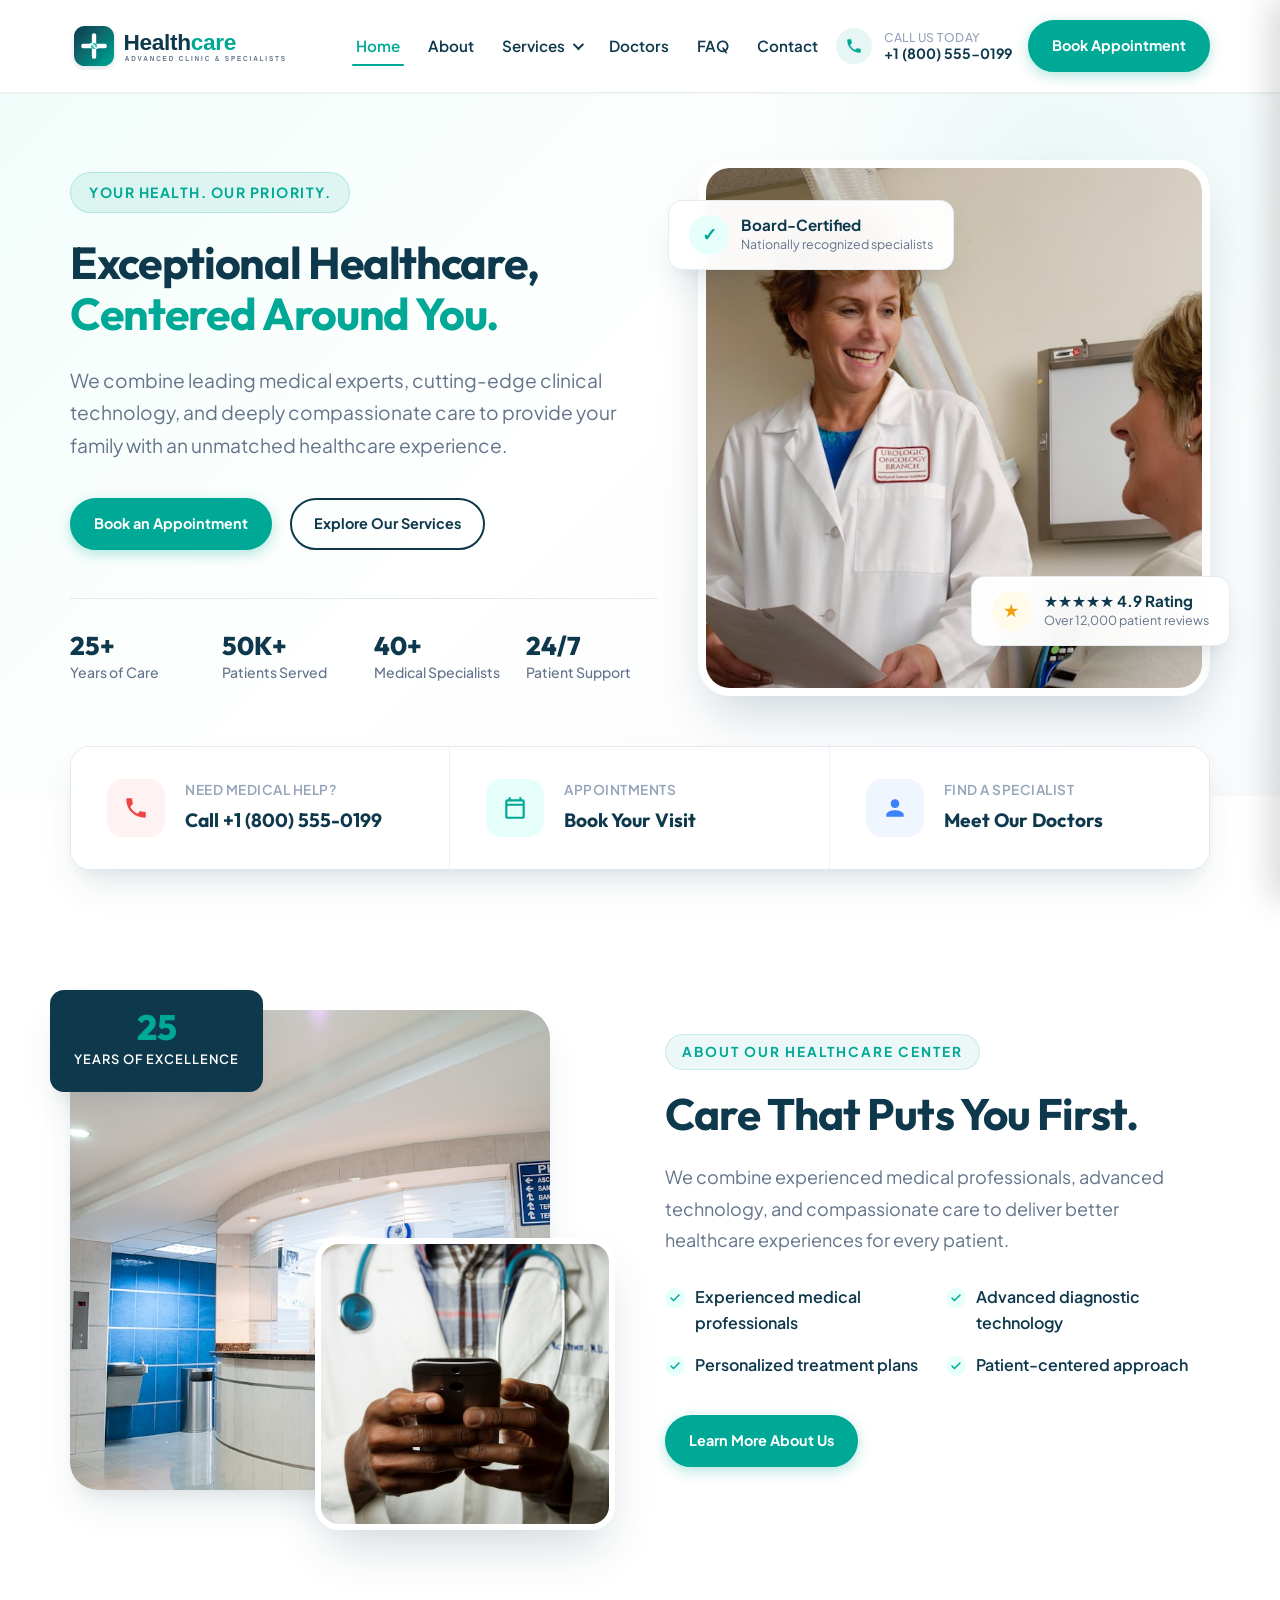
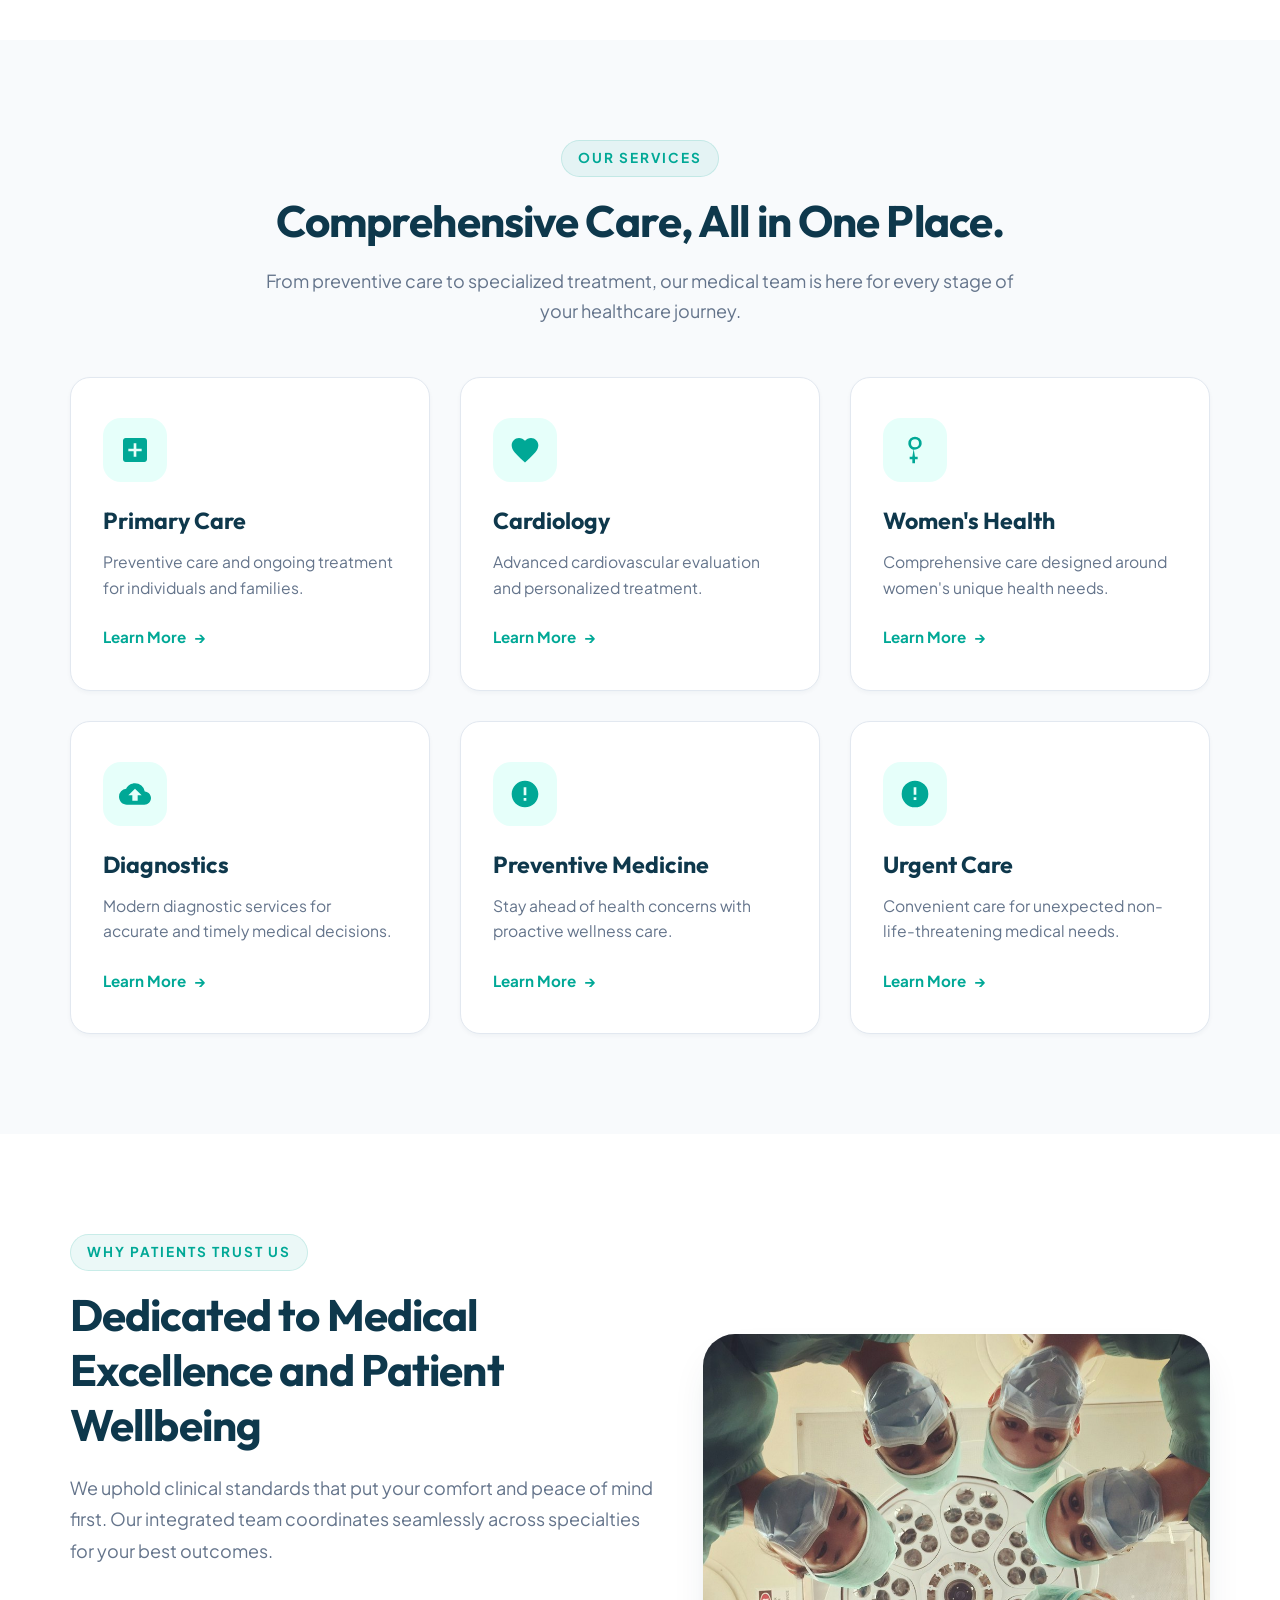
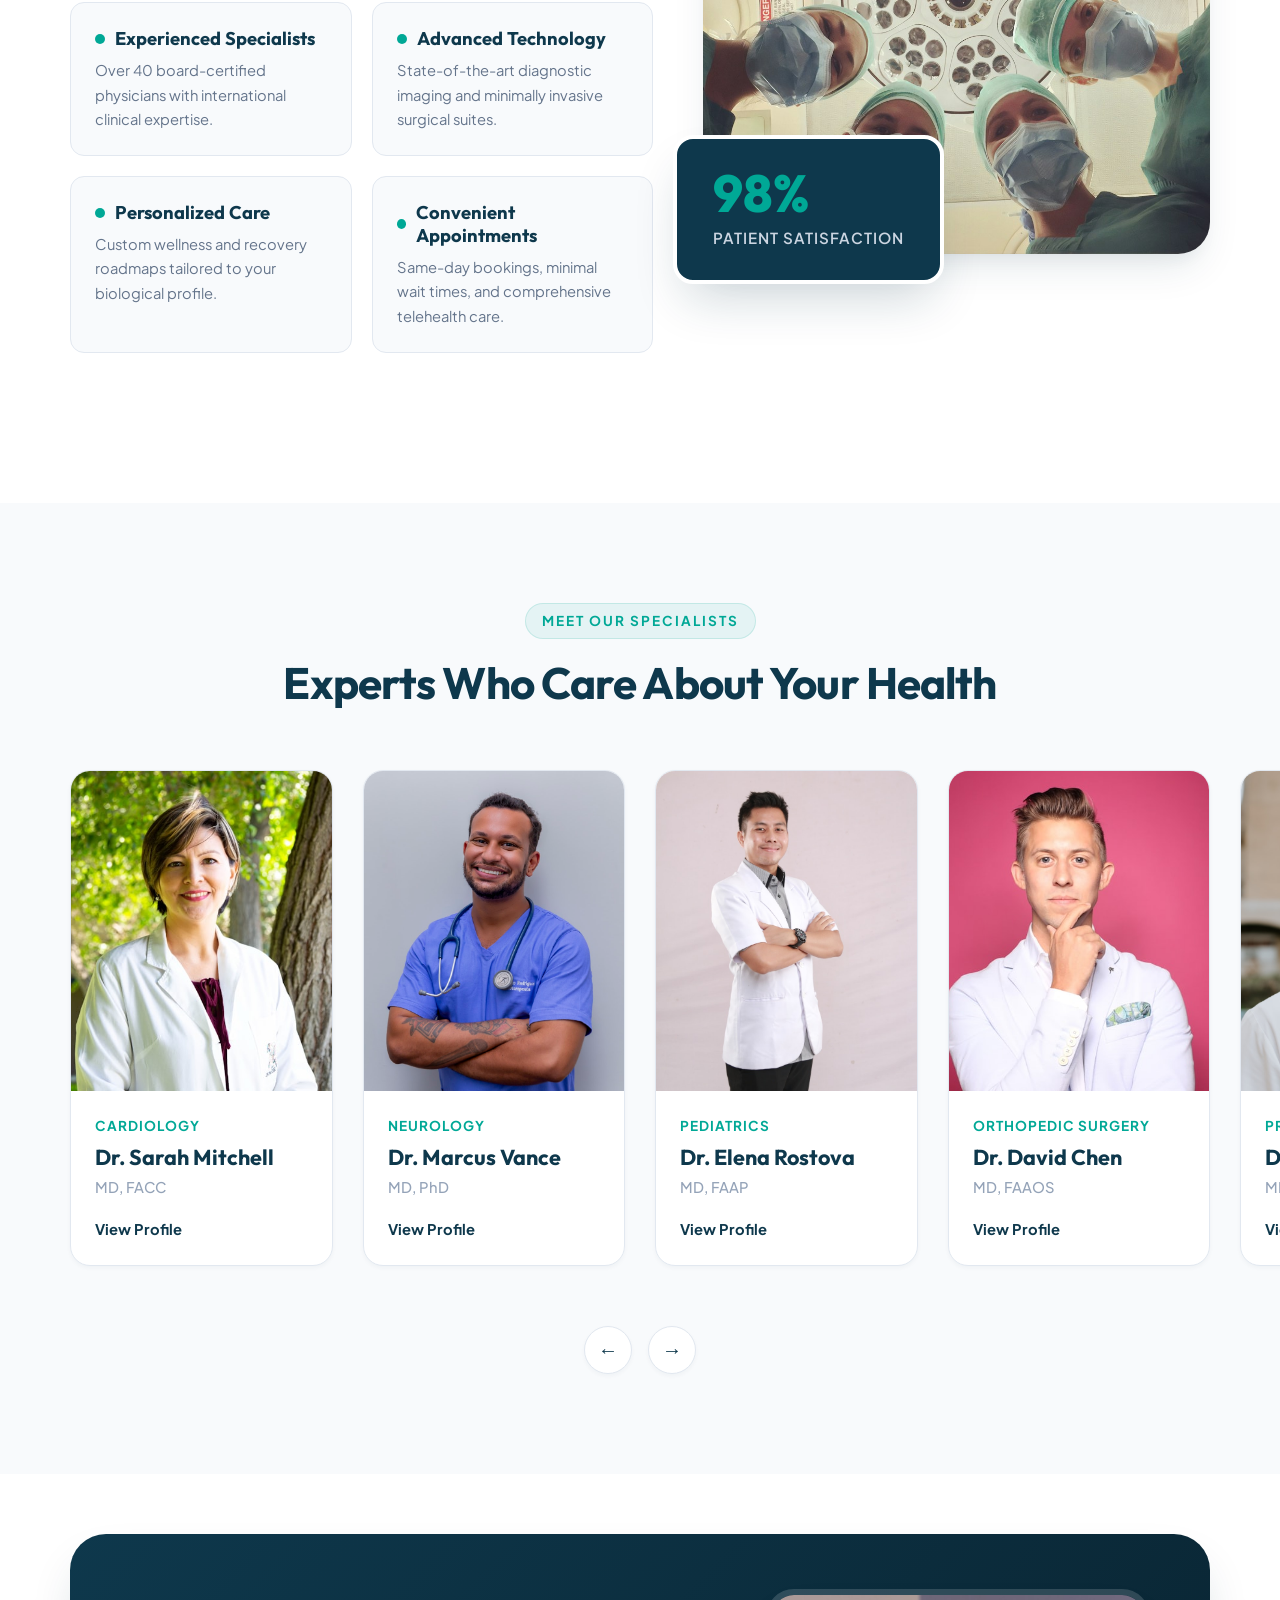
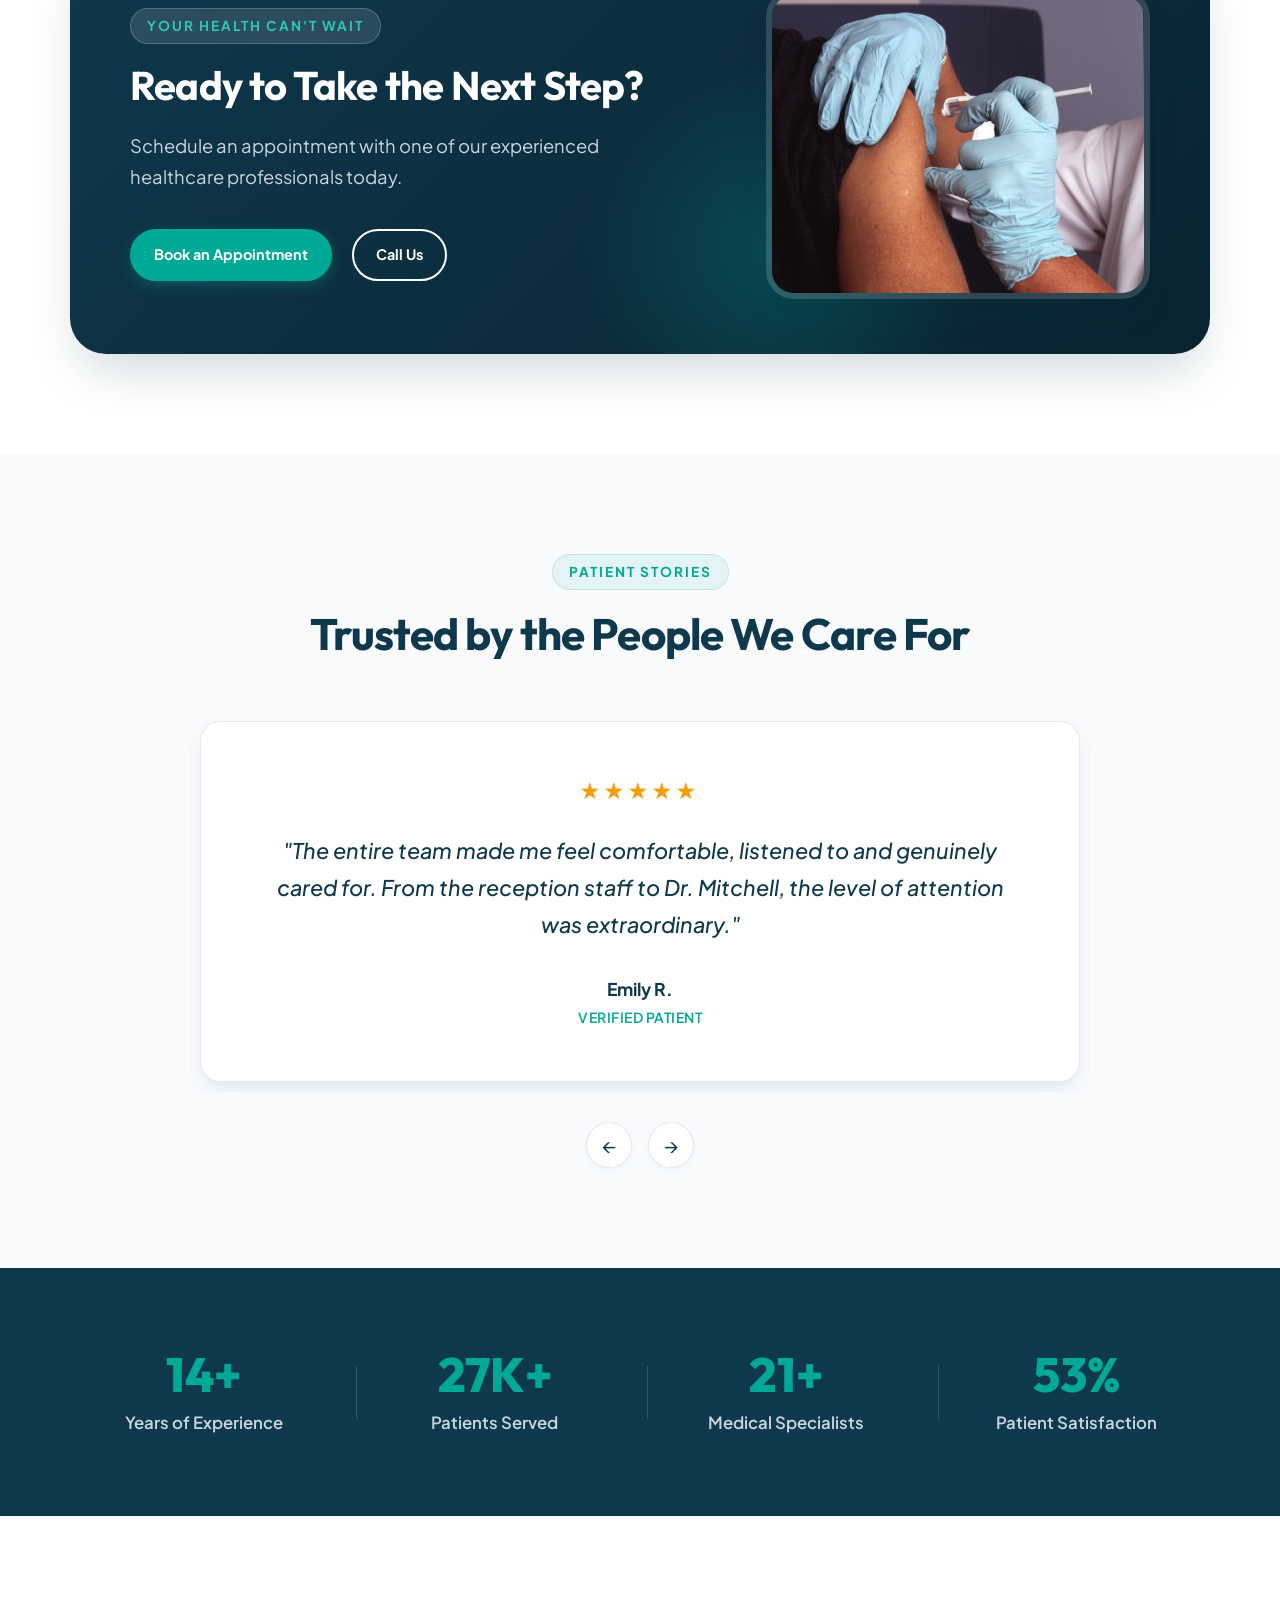
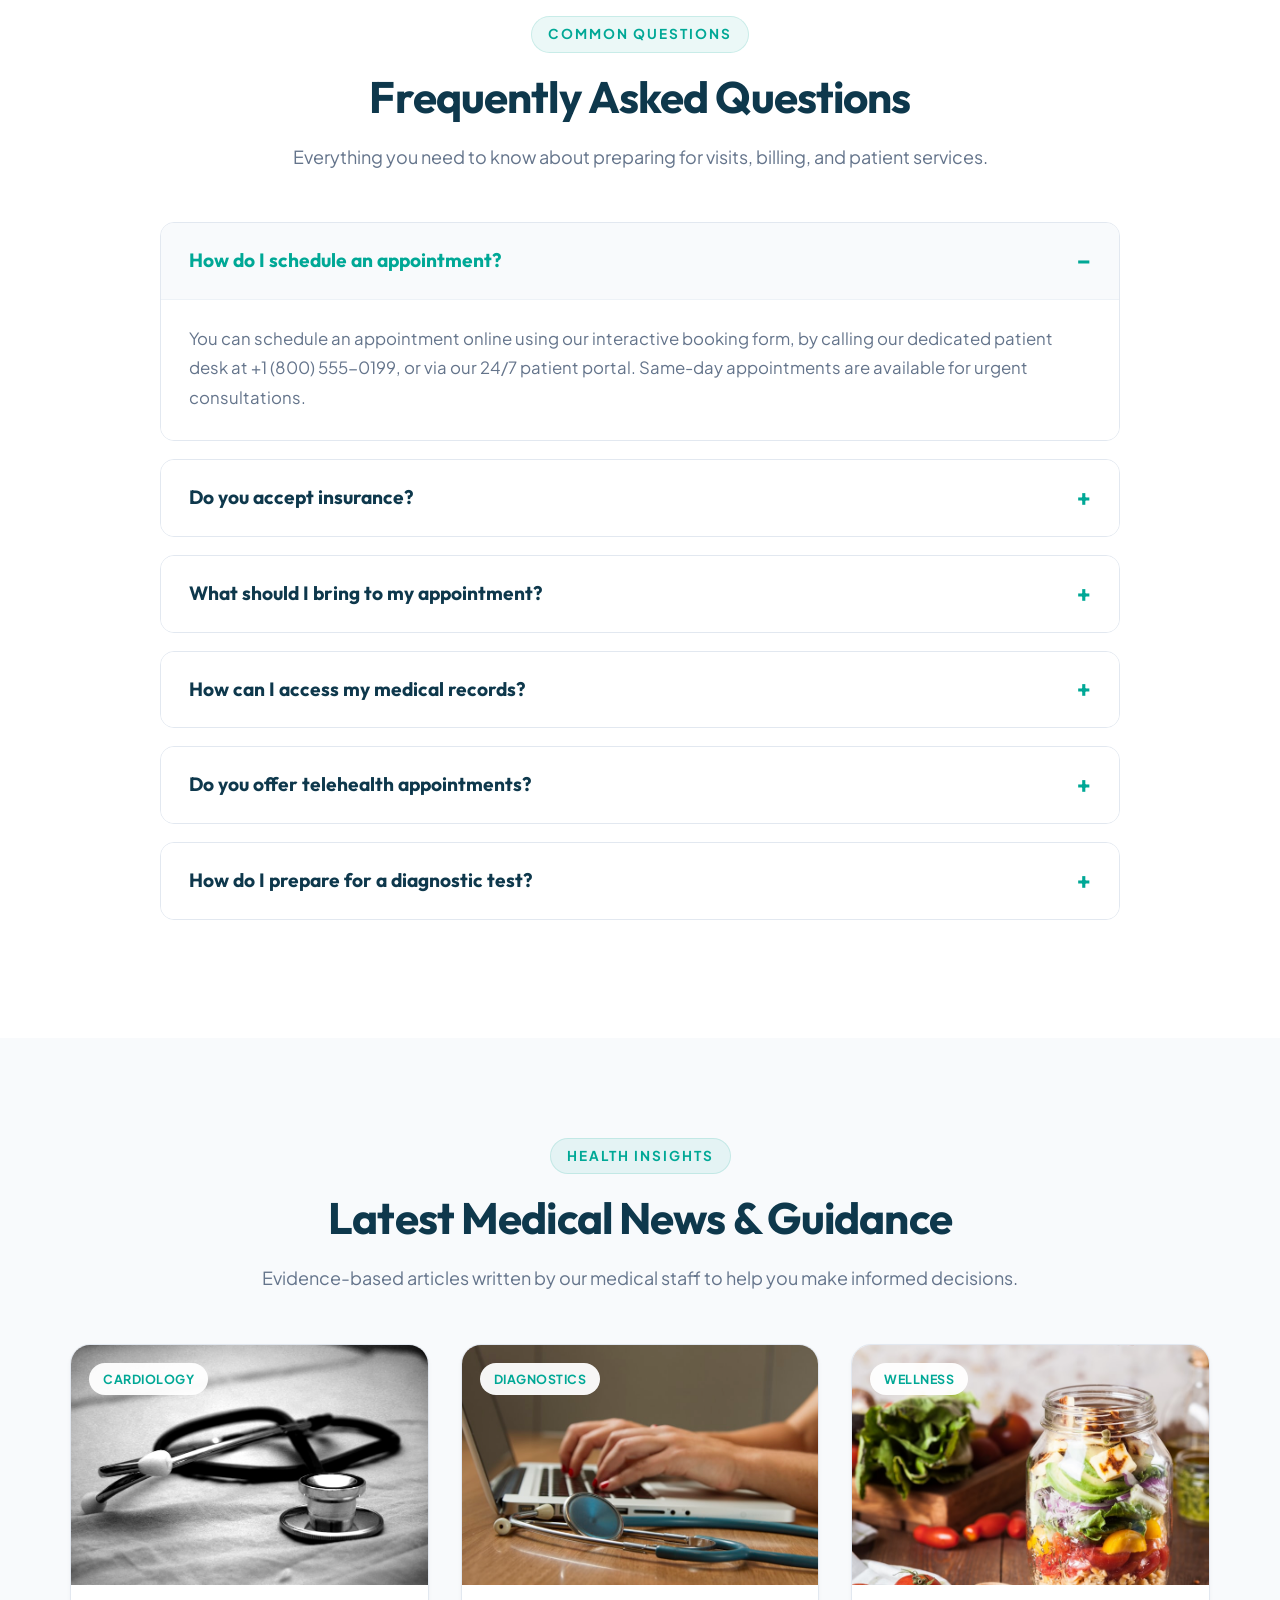
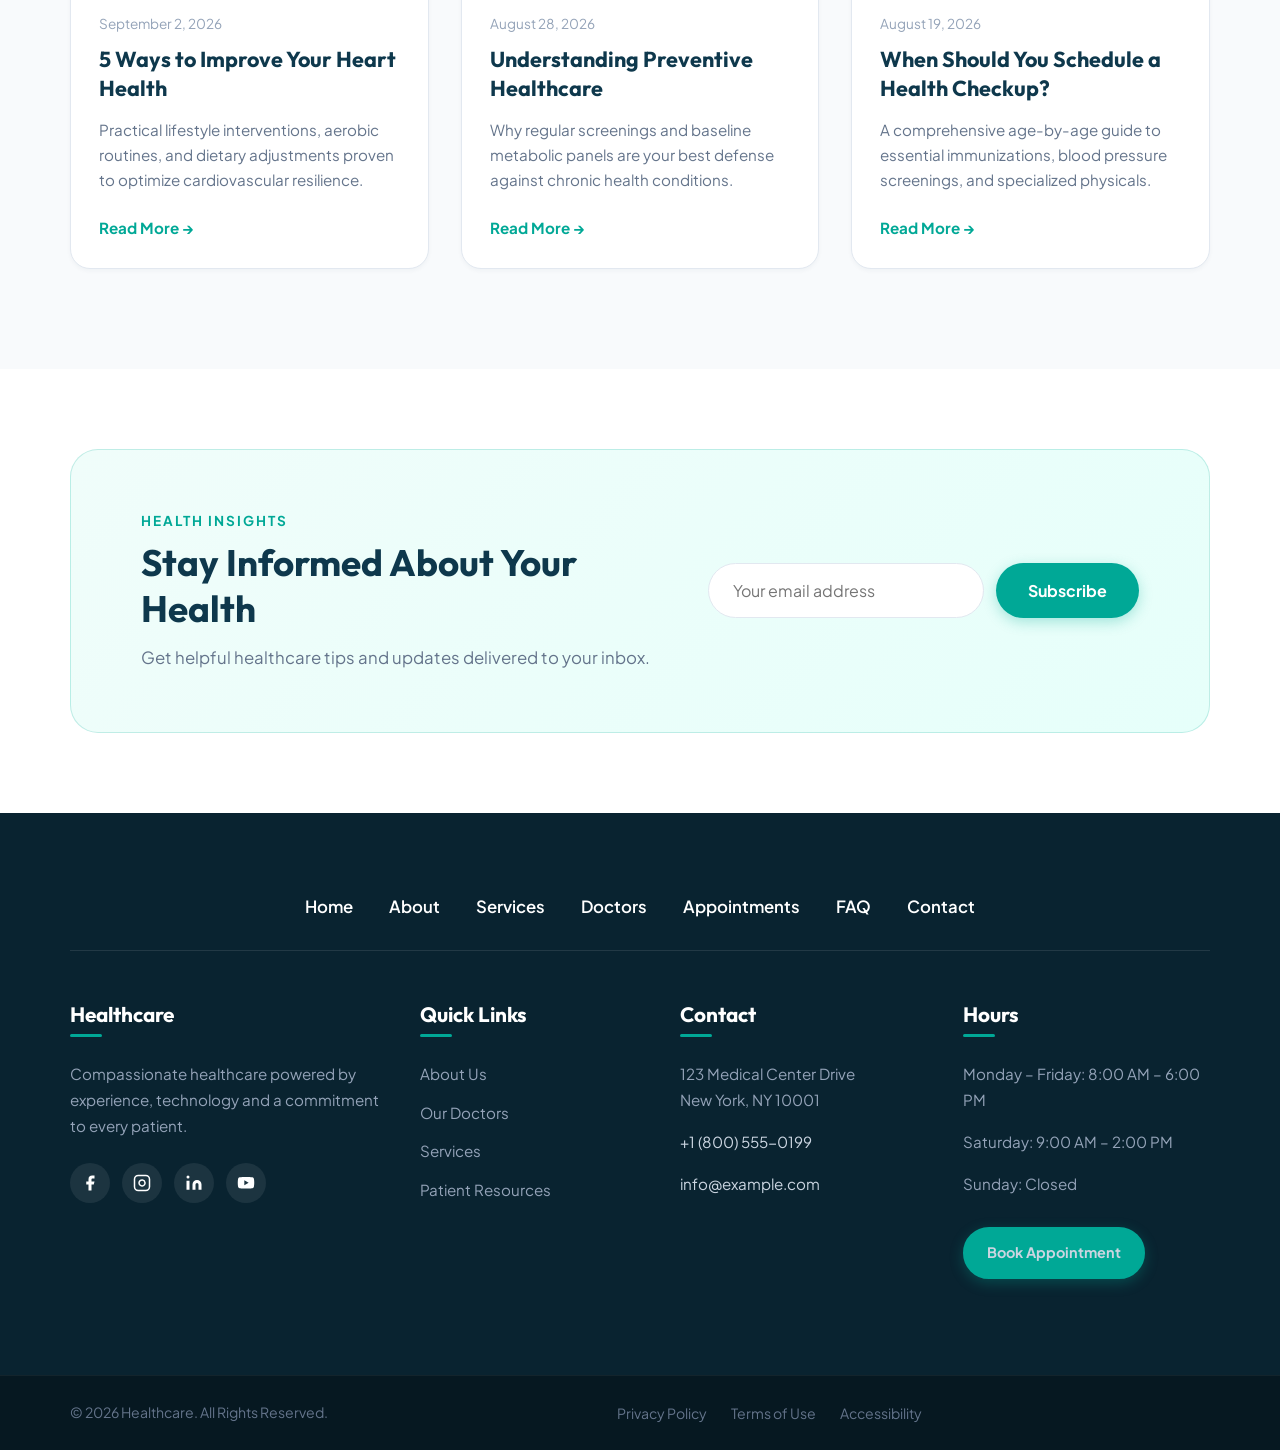
<file: index.html>
<!doctype html>
<html lang="en">
<head>
    <meta charset="UTF-8">
    <meta name="viewport" content="width=device-width, initial-scale=1.0">
    <title>Healthcare | Quality Care You Can Trust</title>
    <meta name="description" content="Compassionate, patient-centered healthcare powered by board-certified specialists, modern medical technology, and comprehensive clinical services.">
    <link rel="canonical" href="index.html">

    <!-- Swiper & Owl Carousel CSS -->
    <link rel="stylesheet" href="https://cdn.jsdelivr.net/npm/swiper@11/swiper-bundle.min.css">
    <link rel="stylesheet" href="https://cdnjs.cloudflare.com/ajax/libs/OwlCarousel2/2.3.4/assets/owl.carousel.min.css">
    <link rel="stylesheet" href="https://cdnjs.cloudflare.com/ajax/libs/OwlCarousel2/2.3.4/assets/owl.theme.default.min.css">

    <!-- Stylesheets -->
    <link rel="stylesheet" href="css/home-page.css">
    <link rel="stylesheet" href="css/home-responsive.css">

    <!-- jQuery -->
    <script src="https://code.jquery.com/jquery-3.7.1.min.js"></script>
</head>

<body>

<div class="wrapper fw">

    <!-- ==================== HEADER ==================== -->
    <div class="head-sec fw f-nav">
        <div class="logo-menu fw">
            <div class="container">
                <div class="logo-menu-container">
                    <div class="logo">
                        <a href="index.html">
                            <img src="images/logo.svg" width="403" height="72" alt="Healthcare">
                        </a>

                        <a class="tab-call" href="tel:+18005550199">
                            <span class="svg-icon">
                                <svg width="16" height="16" viewBox="0 0 24 24" fill="currentColor"><path d="M6.62 10.79a15.053 15.053 0 006.59 6.59l2.2-2.2a1 1 0 011.01-.24c1.12.37 2.33.57 3.58.57a1 1 0 011 1V20a1 1 0 01-1 1A17 17 0 013 4a1 1 0 011-1h3.5a1 1 0 011 1c0 1.25.2 2.46.57 3.58a1 1 0 01-.24 1.01l-2.2 2.2z"/></svg>
                            </span>
                            <span class="text">Call</span>
                        </a>

                        <button type="button" class="showhide" onclick="toggleMenu();" aria-label="Toggle navigation">
                            <span class="menuBar menuBar-1"></span>
                            <span class="menuBar menuBar-2"></span>
                            <span class="menuBar menuBar-3"></span>
                        </button>
                    </div>

                    <div class="topmenu">
                        <ul class="primary-menu">
                            <li class="active"><a href="index.html">Home</a></li>
                            <li><a href="about.html">About</a></li>
                            <li class="menu-item-has-children">
                                <a href="services.html">Services</a>
                                <ul class="sub-menu">
                                    <li><a href="service-detail.html">Cardiology</a></li>
                                    <li><a href="services.html">Primary Care</a></li>
                                    <li><a href="services.html">Women's Health</a></li>
                                    <li><a href="services.html">Diagnostics</a></li>
                                </ul>
                            </li>
                            <li><a href="doctors.html">Doctors</a></li>
                            <li><a href="faq.html">FAQ</a></li>
                            <li><a href="contact.html">Contact</a></li>
                        </ul>
                    </div>

                    <div class="logo-rit">
                        <div class="top-rit">
                            <a class="header-phone" href="tel:+18005550199">
                                <span class="svg-icon">
                                    <svg width="18" height="18" viewBox="0 0 24 24" fill="currentColor"><path d="M6.62 10.79a15.053 15.053 0 006.59 6.59l2.2-2.2a1 1 0 011.01-.24c1.12.37 2.33.57 3.58.57a1 1 0 011 1V20a1 1 0 01-1 1A17 17 0 013 4a1 1 0 011-1h3.5a1 1 0 011 1c0 1.25.2 2.46.57 3.58a1 1 0 01-.24 1.01l-2.2 2.2z"/></svg>
                                </span>
                                <span>
                                    <small>Call Us Today</small>
                                    +1 (800) 555-0199
                                </span>
                            </a>

                            <a href="appointments.html" class="button">Book Appointment</a>
                        </div>
                    </div>
                </div>
            </div>
        </div>

        <div class="mobile-menu-button-container fw">
            <button class="mobileMenuToggle" onclick="toggleMenu();" aria-label="Open mobile menu">
                <span class="svg-icon">
                    <svg width="22" height="22" viewBox="0 0 24 24" fill="none" stroke="currentColor" stroke-width="2" stroke-linecap="round"><line x1="3" y1="12" x2="21" y2="12"/><line x1="3" y1="6" x2="21" y2="6"/><line x1="3" y1="18" x2="21" y2="18"/></svg>
                </span>
                <span class="menu-text">Menu</span>
            </button>

            <a class="mobi-call" href="tel:+18005550199">
                <span class="svg-icon">
                    <svg width="16" height="16" viewBox="0 0 24 24" fill="currentColor"><path d="M6.62 10.79a15.053 15.053 0 006.59 6.59l2.2-2.2a1 1 0 011.01-.24c1.12.37 2.33.57 3.58.57a1 1 0 011 1V20a1 1 0 01-1 1A17 17 0 013 4a1 1 0 011-1h3.5a1 1 0 011 1c0 1.25.2 2.46.57 3.58a1 1 0 01-.24 1.01l-2.2 2.2z"/></svg>
                </span>
                <span class="button-text">Call</span>
            </a>
        </div>
    </div>

    <!-- ==================== MOBILE NAVIGATION DRAWER ==================== -->
    <div class="mobinav">
        <button type="button" class="menuClose" onclick="toggleMenu();" aria-label="Close mobile menu">&times;</button>

        <ul class="primary-menu">
            <li><a href="index.html">Home</a></li>
            <li><a href="about.html">About</a></li>
            <li class="menu-item-has-children">
                <a href="services.html">Services</a>
                <span class="drop close"></span>
                <ul class="sub-menu">
                    <li><a href="service-detail.html">Cardiology</a></li>
                    <li><a href="services.html">Primary Care</a></li>
                    <li><a href="services.html">Women's Health</a></li>
                    <li><a href="services.html">Diagnostics</a></li>
                </ul>
            </li>
            <li><a href="doctors.html">Doctors</a></li>
            <li><a href="faq.html">FAQ</a></li>
            <li><a href="contact.html">Contact</a></li>
        </ul>

        <div class="top-call">
            <p>
                <a href="tel:+18005550199">
                    <span>Call Us Today</span>
                    +1 (800) 555-0199
                </a>
            </p>
        </div>
    </div>
    <div class="mobinav-backdrop"></div>

    <!-- ==================== HERO / BANNER ==================== -->
    <div class="banner-sec fw">
        <div class="container">
            <div class="hero-grid">
                <div class="hero-content">
                    <span class="hero-badge">YOUR HEALTH. OUR PRIORITY.</span>
                    <h1>Exceptional Healthcare, <span>Centered Around You.</span></h1>
                    <p>
                        We combine leading medical experts, cutting-edge clinical technology, and deeply compassionate care to provide your family with an unmatched healthcare experience.
                    </p>

                    <div class="hero-buttons">
                        <a href="appointments.html" class="button">Book an Appointment</a>
                        <a href="services.html" class="outline-button">Explore Our Services</a>
                    </div>

                    <div class="hero-trust-indicators">
                        <div class="trust-item">
                            <strong>25+</strong>
                            <span>Years of Care</span>
                        </div>
                        <div class="trust-item">
                            <strong>50K+</strong>
                            <span>Patients Served</span>
                        </div>
                        <div class="trust-item">
                            <strong>40+</strong>
                            <span>Medical Specialists</span>
                        </div>
                        <div class="trust-item">
                            <strong>24/7</strong>
                            <span>Patient Support</span>
                        </div>
                    </div>
                </div>

                <div class="hero-image-wrapper">
                    <div class="hero-image-card">
                        <img src="images/hero-doctor.jpg" alt="Compassionate doctor consulting patient">
                    </div>

                    <div class="floating-badge badge-top">
                        <span class="badge-icon">✓</span>
                        <div>
                            <strong>Board-Certified</strong>
                            <small>Nationally recognized specialists</small>
                        </div>
                    </div>

                    <div class="floating-badge badge-bottom">
                        <span class="badge-icon">★</span>
                        <div>
                            <strong>★★★★★ 4.9 Rating</strong>
                            <small>Over 12,000 patient reviews</small>
                        </div>
                    </div>
                </div>
            </div>
        </div>
    </div>

    <!-- ==================== EMERGENCY / QUICK ACTION BAR ==================== -->
    <section class="quick-action-sec fw">
        <div class="container">
            <div class="quick-actions">
                <div class="quick-action">
                    <span class="icon">
                        <svg width="26" height="26" viewBox="0 0 24 24" fill="currentColor"><path d="M6.62 10.79a15.053 15.053 0 006.59 6.59l2.2-2.2a1 1 0 011.01-.24c1.12.37 2.33.57 3.58.57a1 1 0 011 1V20a1 1 0 01-1 1A17 17 0 013 4a1 1 0 011-1h3.5a1 1 0 011 1c0 1.25.2 2.46.57 3.58a1 1 0 01-.24 1.01l-2.2 2.2z"/></svg>
                    </span>
                    <div>
                        <small>Need Medical Help?</small>
                        <strong><a href="tel:+18005550199">Call +1 (800) 555-0199</a></strong>
                    </div>
                </div>

                <div class="quick-action">
                    <span class="icon">
                        <svg width="26" height="26" viewBox="0 0 24 24" fill="currentColor"><path d="M19 4h-1V2h-2v2H8V2H6v2H5a2 2 0 00-2 2v14a2 2 0 002 2h14a2 2 0 002-2V6a2 2 0 00-2-2zm0 16H5V10h14v10zm0-12H5V6h14v2z"/></svg>
                    </span>
                    <div>
                        <small>Appointments</small>
                        <strong><a href="appointments.html">Book Your Visit</a></strong>
                    </div>
                </div>

                <div class="quick-action">
                    <span class="icon">
                        <svg width="26" height="26" viewBox="0 0 24 24" fill="currentColor"><path d="M12 12c2.21 0 4-1.79 4-4s-1.79-4-4-4-4 1.79-4 4 1.79 4 4 4zm0 2c-2.67 0-8 1.34-8 4v2h16v-2c0-2.66-5.33-4-8-4z"/></svg>
                    </span>
                    <div>
                        <small>Find a Specialist</small>
                        <strong><a href="doctors.html">Meet Our Doctors</a></strong>
                    </div>
                </div>
            </div>
        </div>
    </section>

    <!-- ==================== INTRODUCTION SECTION ==================== -->
    <section class="hm-about-sec fw">
        <div class="container">
            <div class="about-grid">
                <div class="about-images">
                    <div class="about-img-main">
                        <img src="images/about-main.jpg" alt="Modern Healthcare Facility">
                    </div>
                    <div class="about-img-secondary">
                        <img src="images/about-team.jpg" alt="Collaborative Medical Specialists">
                    </div>
                    <div class="about-experience-badge">
                        <strong>25</strong>
                        <span>Years of Excellence</span>
                    </div>
                </div>

                <div class="about-content">
                    <span class="section-label">ABOUT OUR HEALTHCARE CENTER</span>
                    <h2>Care That Puts You First.</h2>
                    <p>
                        We combine experienced medical professionals, advanced technology, and compassionate care to deliver better healthcare experiences for every patient.
                    </p>

                    <ul class="check-list">
                        <li>Experienced medical professionals</li>
                        <li>Advanced diagnostic technology</li>
                        <li>Personalized treatment plans</li>
                        <li>Patient-centered approach</li>
                    </ul>

                    <a href="about.html" class="button">Learn More About Us</a>
                </div>
            </div>
        </div>
    </section>

    <!-- ==================== SERVICES SECTION ==================== -->
    <section class="hm-services fw">
        <div class="container">
            <div class="section-heading">
                <span class="section-label">OUR SERVICES</span>
                <h2>Comprehensive Care, All in One Place.</h2>
                <p>
                    From preventive care to specialized treatment, our medical team is here for every stage of your healthcare journey.
                </p>
            </div>

            <div class="practice-blocks">
                <article class="service-card">
                    <div class="service-icon">
                        <svg width="32" height="32" viewBox="0 0 24 24" fill="currentColor"><path d="M19 3H5c-1.1 0-2 .9-2 2v14c0 1.1.9 2 2 2h14c1.1 0 2-.9 2-2V5c0-1.1-.9-2-2-2zm-2 10h-4v4h-2v-4H7v-2h4V7h2v4h4v2z"/></svg>
                    </div>
                    <h3>Primary Care</h3>
                    <p>Preventive care and ongoing treatment for individuals and families.</p>
                    <a href="services.html">Learn More</a>
                </article>

                <article class="service-card">
                    <div class="service-icon">
                        <svg width="32" height="32" viewBox="0 0 24 24" fill="currentColor"><path d="M12 21.35l-1.45-1.32C5.4 15.36 2 12.28 2 8.5 2 5.42 4.42 3 7.5 3c1.74 0 3.41.81 4.5 2.09C13.09 3.81 14.76 3 16.5 3 19.58 3 22 5.42 22 8.5c0 3.78-3.4 6.86-8.55 11.54L12 21.35z"/></svg>
                    </div>
                    <h3>Cardiology</h3>
                    <p>Advanced cardiovascular evaluation and personalized treatment.</p>
                    <a href="service-detail.html">Learn More</a>
                </article>

                <article class="service-card">
                    <div class="service-icon">
                        <svg width="32" height="32" viewBox="0 0 24 24" fill="currentColor"><path d="M12 2a5 5 0 00-5 5c0 2.38 1.66 4.38 3.88 4.88L10 17H8v2h2v3h2v-3h2v-2h-2l-.88-5.12C15.34 11.38 17 9.38 17 7a5 5 0 00-5-5zm0 8a3 3 0 110-6 3 3 0 010 6z"/></svg>
                    </div>
                    <h3>Women's Health</h3>
                    <p>Comprehensive care designed around women's unique health needs.</p>
                    <a href="services.html">Learn More</a>
                </article>

                <article class="service-card">
                    <div class="service-icon">
                        <svg width="32" height="32" viewBox="0 0 24 24" fill="currentColor"><path d="M19.35 10.04A7.49 7.49 0 0012 4C9.11 4 6.6 5.64 5.35 8.04A5.994 5.994 0 000 14c0 3.31 2.69 6 6 6h13c2.76 0 5-2.24 5-5 0-2.64-2.05-4.78-4.65-4.96zM14 13v4h-4v-4H7l5-5 5 5h-3z"/></svg>
                    </div>
                    <h3>Diagnostics</h3>
                    <p>Modern diagnostic services for accurate and timely medical decisions.</p>
                    <a href="services.html">Learn More</a>
                </article>

                <article class="service-card">
                    <div class="service-icon">
                        <svg width="32" height="32" viewBox="0 0 24 24" fill="currentColor"><path d="M12 2C6.48 2 2 6.48 2 12s4.48 10 10 10 10-4.48 10-10S17.52 2 12 2zm1 15h-2v-2h2v2zm0-4h-2V7h2v6z"/></svg>
                    </div>
                    <h3>Preventive Medicine</h3>
                    <p>Stay ahead of health concerns with proactive wellness care.</p>
                    <a href="services.html">Learn More</a>
                </article>

                <article class="service-card">
                    <div class="service-icon">
                        <svg width="32" height="32" viewBox="0 0 24 24" fill="currentColor"><path d="M12 2a10 10 0 1010 10A10 10 0 0012 2zm1 14.5h-2v-2h2zm0-4h-2V7h2z"/></svg>
                    </div>
                    <h3>Urgent Care</h3>
                    <p>Convenient care for unexpected non-life-threatening medical needs.</p>
                    <a href="services.html">Learn More</a>
                </article>
            </div>
        </div>
    </section>

    <!-- ==================== WHY CHOOSE US ==================== -->
    <section class="why-us-sec fw">
        <div class="container">
            <div class="why-us-grid">
                <div class="why-us-content">
                    <span class="section-label">WHY PATIENTS TRUST US</span>
                    <h2>Dedicated to Medical Excellence and Patient Wellbeing</h2>
                    <p>
                        We uphold clinical standards that put your comfort and peace of mind first. Our integrated team coordinates seamlessly across specialties for your best outcomes.
                    </p>

                    <div class="why-us-cards">
                        <div class="why-us-card">
                            <h4><span class="dot"></span> Experienced Specialists</h4>
                            <p>Over 40 board-certified physicians with international clinical expertise.</p>
                        </div>
                        <div class="why-us-card">
                            <h4><span class="dot"></span> Advanced Technology</h4>
                            <p>State-of-the-art diagnostic imaging and minimally invasive surgical suites.</p>
                        </div>
                        <div class="why-us-card">
                            <h4><span class="dot"></span> Personalized Care</h4>
                            <p>Custom wellness and recovery roadmaps tailored to your biological profile.</p>
                        </div>
                        <div class="why-us-card">
                            <h4><span class="dot"></span> Convenient Appointments</h4>
                            <p>Same-day bookings, minimal wait times, and comprehensive telehealth care.</p>
                        </div>
                    </div>
                </div>

                <div class="why-us-image">
                    <div class="why-us-image-inner">
                        <img src="images/why-us.jpg" alt="Modern healthcare technology and care">
                    </div>
                    <div class="stat-floating-card">
                        <strong>98%</strong>
                        <span>Patient Satisfaction</span>
                    </div>
                </div>
            </div>
        </div>
    </section>

    <!-- ==================== DOCTORS SECTION (Swiper) ==================== -->
    <section class="hm-doctors fw">
        <div class="container">
            <div class="section-heading">
                <span class="section-label">MEET OUR SPECIALISTS</span>
                <h2>Experts Who Care About Your Health</h2>
            </div>

            <div class="slider doctors-slider">
                <div class="swiper-wrapper">
                    <div class="swiper-slide doctor-card">
                        <div class="doctor-image">
                            <img src="images/doctor-1.jpg" alt="Dr. Sarah Mitchell">
                        </div>
                        <div class="doctor-content">
                            <span class="specialty">Cardiology</span>
                            <h3>Dr. Sarah Mitchell</h3>
                            <p>MD, FACC</p>
                            <a href="doctor-detail.html">View Profile</a>
                        </div>
                    </div>

                    <div class="swiper-slide doctor-card">
                        <div class="doctor-image">
                            <img src="images/doctor-2.jpg" alt="Dr. Marcus Vance">
                        </div>
                        <div class="doctor-content">
                            <span class="specialty">Neurology</span>
                            <h3>Dr. Marcus Vance</h3>
                            <p>MD, PhD</p>
                            <a href="doctor-detail.html">View Profile</a>
                        </div>
                    </div>

                    <div class="swiper-slide doctor-card">
                        <div class="doctor-image">
                            <img src="images/doctor-3.jpg" alt="Dr. Elena Rostova">
                        </div>
                        <div class="doctor-content">
                            <span class="specialty">Pediatrics</span>
                            <h3>Dr. Elena Rostova</h3>
                            <p>MD, FAAP</p>
                            <a href="doctor-detail.html">View Profile</a>
                        </div>
                    </div>

                    <div class="swiper-slide doctor-card">
                        <div class="doctor-image">
                            <img src="images/doctor-4.jpg" alt="Dr. David Chen">
                        </div>
                        <div class="doctor-content">
                            <span class="specialty">Orthopedic Surgery</span>
                            <h3>Dr. David Chen</h3>
                            <p>MD, FAAOS</p>
                            <a href="doctor-detail.html">View Profile</a>
                        </div>
                    </div>

                    <div class="swiper-slide doctor-card">
                        <div class="doctor-image">
                            <img src="images/doctor-5.jpg" alt="Dr. Rachel Adams">
                        </div>
                        <div class="doctor-content">
                            <span class="specialty">Primary Care</span>
                            <h3>Dr. Rachel Adams</h3>
                            <p>MD, FAAFP</p>
                            <a href="doctor-detail.html">View Profile</a>
                        </div>
                    </div>

                    <div class="swiper-slide doctor-card">
                        <div class="doctor-image">
                            <img src="images/doctor-6.jpg" alt="Dr. James Wilson">
                        </div>
                        <div class="doctor-content">
                            <span class="specialty">Diagnostics &amp; Imaging</span>
                            <h3>Dr. James Wilson</h3>
                            <p>MD, FACR</p>
                            <a href="doctor-detail.html">View Profile</a>
                        </div>
                    </div>
                </div>
            </div>

            <div class="slider-controls">
                <button type="button" class="button-prev" aria-label="Previous Doctor">&larr;</button>
                <button type="button" class="button-next" aria-label="Next Doctor">&rarr;</button>
            </div>
        </div>
    </section>

    <!-- ==================== APPOINTMENT CTA ==================== -->
    <section class="hm-appointment fw">
        <div class="container">
            <div class="appointment-box">
                <div class="appointment-content">
                    <span class="section-label">YOUR HEALTH CAN'T WAIT</span>
                    <h2>Ready to Take the Next Step?</h2>
                    <p>
                        Schedule an appointment with one of our experienced healthcare professionals today.
                    </p>

                    <div class="appointment-actions">
                        <a href="appointments.html" class="button">Book an Appointment</a>
                        <a href="tel:+18005550199" class="outline-button">Call Us</a>
                    </div>
                </div>

                <div class="appointment-image">
                    <img src="images/appointment-doc.jpg" alt="Medical consultation">
                </div>
            </div>
        </div>
    </section>

    <!-- ==================== TESTIMONIALS (Owl Carousel) ==================== -->
    <section class="hm-testimonials fw">
        <div class="container">
            <div class="section-heading">
                <span class="section-label">PATIENT STORIES</span>
                <h2>Trusted by the People We Care For</h2>
            </div>

            <div class="testi-blck owl-carousel">
                <div class="testimonial">
                    <div class="rating">★★★★★</div>
                    <blockquote>
                        "The entire team made me feel comfortable, listened to and genuinely cared for. From the reception staff to Dr. Mitchell, the level of attention was extraordinary."
                    </blockquote>
                    <div class="patient">
                        <strong>Emily R.</strong>
                        <span>Verified Patient</span>
                    </div>
                </div>

                <div class="testimonial">
                    <div class="rating">★★★★★</div>
                    <blockquote>
                        "The cardiology department provided swift diagnosis and a clear treatment roadmap that gave me my active lifestyle back. Forever thankful for their expertise."
                    </blockquote>
                    <div class="patient">
                        <strong>Robert M.</strong>
                        <span>Verified Patient</span>
                    </div>
                </div>

                <div class="testimonial">
                    <div class="rating">★★★★★</div>
                    <blockquote>
                        "Booking was seamless, wait time was under 5 minutes, and Dr. Adams took the time to answer every question thoroughly. The best clinical experience in the city."
                    </blockquote>
                    <div class="patient">
                        <strong>Sophia T.</strong>
                        <span>Verified Patient</span>
                    </div>
                </div>
            </div>
        </div>
    </section>

    <!-- ==================== STATISTICS SECTION ==================== -->
    <section class="hm-stats fw">
        <div class="container">
            <div class="stats-blocks">
                <div class="stats-item">
                    <span class="stat-number" data-count="25" data-suffix="+">25+</span>
                    <span class="stat-label">Years of Experience</span>
                </div>

                <div class="stats-item">
                    <span class="stat-number" data-count="50" data-suffix="K+">50K+</span>
                    <span class="stat-label">Patients Served</span>
                </div>

                <div class="stats-item">
                    <span class="stat-number" data-count="40" data-suffix="+">40+</span>
                    <span class="stat-label">Medical Specialists</span>
                </div>

                <div class="stats-item">
                    <span class="stat-number" data-count="98" data-suffix="%">98%</span>
                    <span class="stat-label">Patient Satisfaction</span>
                </div>
            </div>
        </div>
    </section>

    <!-- ==================== FAQ SECTION ==================== -->
    <section class="hm-faq fw">
        <div class="container">
            <div class="section-heading">
                <span class="section-label">COMMON QUESTIONS</span>
                <h2>Frequently Asked Questions</h2>
                <p>Everything you need to know about preparing for visits, billing, and patient services.</p>
            </div>

            <div class="accordion">
                <div class="accordion-section" id="faq-1">
                    <a class="accordion-section-title active" href="#faq-1">How do I schedule an appointment?</a>
                    <div class="accordion-section-content open" style="display: block;">
                        <p>You can schedule an appointment online using our interactive booking form, by calling our dedicated patient desk at +1 (800) 555-0199, or via our 24/7 patient portal. Same-day appointments are available for urgent consultations.</p>
                    </div>
                </div>

                <div class="accordion-section" id="faq-2">
                    <a class="accordion-section-title" href="#faq-2">Do you accept insurance?</a>
                    <div class="accordion-section-content">
                        <p>Yes, we accept major national and regional health insurance providers including Blue Cross Blue Shield, Aetna, Cigna, Medicare, UnitedHealthcare, and Humana. Our billing team will verify your benefits prior to your appointment.</p>
                    </div>
                </div>

                <div class="accordion-section" id="faq-3">
                    <a class="accordion-section-title" href="#faq-3">What should I bring to my appointment?</a>
                    <div class="accordion-section-content">
                        <p>Please bring a government-issued photo ID, your active insurance card, a list of current medications and supplements, and any pertinent previous medical records or diagnostic scans from external providers.</p>
                    </div>
                </div>

                <div class="accordion-section" id="faq-4">
                    <a class="accordion-section-title" href="#faq-4">How can I access my medical records?</a>
                    <div class="accordion-section-content">
                        <p>Medical records are accessible 24/7 through our secure HIPAA-compliant Patient Portal. You can view lab results, physician notes, and immunization records, or request formal physical copies through our medical records office.</p>
                    </div>
                </div>

                <div class="accordion-section" id="faq-5">
                    <a class="accordion-section-title" href="#faq-5">Do you offer telehealth appointments?</a>
                    <div class="accordion-section-content">
                        <p>Yes, virtual consultations are offered across primary care, follow-up cardiology visits, mental health, and prescription reviews. You can connect securely from any smartphone, tablet, or computer.</p>
                    </div>
                </div>

                <div class="accordion-section" id="faq-6">
                    <a class="accordion-section-title" href="#faq-6">How do I prepare for a diagnostic test?</a>
                    <div class="accordion-section-content">
                        <p>Preparation varies depending on whether you are undergoing bloodwork (which may require 8-12 hours fasting), ultrasound, MRI, or CT scans. Our clinical team sends personalized prep instructions 48 hours prior to your scheduled test.</p>
                    </div>
                </div>
            </div>
        </div>
    </section>

    <!-- ==================== BLOG / HEALTH RESOURCES ==================== -->
    <section class="hm-blog fw">
        <div class="container">
            <div class="section-heading">
                <span class="section-label">HEALTH INSIGHTS</span>
                <h2>Latest Medical News &amp; Guidance</h2>
                <p>Evidence-based articles written by our medical staff to help you make informed decisions.</p>
            </div>

            <div class="blog-grid">
                <article class="blog-card">
                    <div class="blog-image">
                        <img src="images/blog-1.jpg" alt="Cardiologist monitoring heart health">
                        <span class="blog-category">Cardiology</span>
                    </div>
                    <div class="blog-content">
                        <span class="blog-date">September 2, 2026</span>
                        <h3>5 Ways to Improve Your Heart Health</h3>
                        <p>Practical lifestyle interventions, aerobic routines, and dietary adjustments proven to optimize cardiovascular resilience.</p>
                        <a href="service-detail.html" class="read-more">Read More →</a>
                    </div>
                </article>

                <article class="blog-card">
                    <div class="blog-image">
                        <img src="images/blog-2.jpg" alt="Physician reviewing diagnostic tests">
                        <span class="blog-category">Diagnostics</span>
                    </div>
                    <div class="blog-content">
                        <span class="blog-date">August 28, 2026</span>
                        <h3>Understanding Preventive Healthcare</h3>
                        <p>Why regular screenings and baseline metabolic panels are your best defense against chronic health conditions.</p>
                        <a href="service-detail.html" class="read-more">Read More →</a>
                    </div>
                </article>

                <article class="blog-card">
                    <div class="blog-image">
                        <img src="images/blog-3.jpg" alt="Patient scheduling annual checkup">
                        <span class="blog-category">Wellness</span>
                    </div>
                    <div class="blog-content">
                        <span class="blog-date">August 19, 2026</span>
                        <h3>When Should You Schedule a Health Checkup?</h3>
                        <p>A comprehensive age-by-age guide to essential immunizations, blood pressure screenings, and specialized physicals.</p>
                        <a href="service-detail.html" class="read-more">Read More →</a>
                    </div>
                </article>
            </div>
        </div>
    </section>

    <!-- ==================== NEWSLETTER ==================== -->
    <section class="newsletter-sec fw">
        <div class="container">
            <div class="newsletter-box">
                <div>
                    <span>HEALTH INSIGHTS</span>
                    <h2>Stay Informed About Your Health</h2>
                    <p>Get helpful healthcare tips and updates delivered to your inbox.</p>
                </div>

                <form class="newsletter-form">
                    <input type="email" placeholder="Your email address" required aria-label="Email address">
                    <button type="submit">Subscribe</button>
                </form>
            </div>
        </div>
    </section>

    <!-- ==================== FOOTER ==================== -->
    <div class="site-footer fw">
        <div class="container">
            <div class="ftmenu fw">
                <ul class="footer-menu">
                    <li><a href="index.html">Home</a></li>
                    <li><a href="about.html">About</a></li>
                    <li><a href="services.html">Services</a></li>
                    <li><a href="doctors.html">Doctors</a></li>
                    <li><a href="appointments.html">Appointments</a></li>
                    <li><a href="faq.html">FAQ</a></li>
                    <li><a href="contact.html">Contact</a></li>
                </ul>
            </div>

            <div class="ftr-blocks fw">
                <div class="footer-column">
                    <h3>Healthcare</h3>
                    <p>
                        Compassionate healthcare powered by experience, technology and a commitment to every patient.
                    </p>
                    <div class="social-links">
                        <a href="#" aria-label="Facebook"><svg width="18" height="18" fill="currentColor" viewBox="0 0 24 24"><path d="M18 2h-3a5 5 0 00-5 5v3H7v4h3v8h4v-8h3l1-4h-4V7a1 1 0 011-1h3z"/></svg></a>
                        <a href="#" aria-label="Instagram"><svg width="18" height="18" fill="none" stroke="currentColor" stroke-width="2" viewBox="0 0 24 24"><rect x="2" y="2" width="20" height="20" rx="5" ry="5"/><path d="M16 11.37A4 4 0 1112.63 8 4 4 0 0116 11.37z"/><line x1="17.5" y1="6.5" x2="17.51" y2="6.5"/></svg></a>
                        <a href="#" aria-label="LinkedIn"><svg width="18" height="18" fill="currentColor" viewBox="0 0 24 24"><path d="M16 8a6 6 0 016 6v7h-4v-7a2 2 0 00-2-2 2 2 0 00-2 2v7h-4v-7a6 6 0 016-6zM2 9h4v12H2z"/><circle cx="4" cy="4" r="2"/></svg></a>
                        <a href="#" aria-label="YouTube"><svg width="18" height="18" fill="currentColor" viewBox="0 0 24 24"><path d="M22.54 6.42a2.78 2.78 0 00-1.94-2C18.88 4 12 4 12 4s-6.88 0-8.6.46a2.78 2.78 0 00-1.94 2A29 29 0 001 11.75a29 29 0 00.46 5.33A2.78 2.78 0 003.4 19c1.72.46 8.6.46 8.6.46s6.88 0 8.6-.46a2.78 2.78 0 001.94-2 29 29 0 00.46-5.25 29 29 0 00-.46-5.33zM9.75 15.02l.02-6.54 5.75 3.27-5.77 3.27z"/></svg></a>
                    </div>
                </div>

                <div class="footer-column">
                    <h3>Quick Links</h3>
                    <ul>
                        <li><a href="about.html">About Us</a></li>
                        <li><a href="doctors.html">Our Doctors</a></li>
                        <li><a href="services.html">Services</a></li>
                        <li><a href="faq.html">Patient Resources</a></li>
                    </ul>
                </div>

                <div class="footer-column">
                    <h3>Contact</h3>
                    <p>
                        123 Medical Center Drive<br>
                        New York, NY 10001
                    </p>
                    <p>
                        <a href="tel:+18005550199">+1 (800) 555-0199</a>
                    </p>
                    <p>
                        <a href="mailto:info@example.com">info@example.com</a>
                    </p>
                </div>

                <div class="footer-column">
                    <h3>Hours</h3>
                    <p>Monday – Friday: 8:00 AM – 6:00 PM</p>
                    <p>Saturday: 9:00 AM – 2:00 PM</p>
                    <p>Sunday: Closed</p>

                    <a href="appointments.html" class="button">Book Appointment</a>
                </div>
            </div>
        </div>

        <div class="copyrights fw">
            <div class="container">
                <div class="cpy-inr">
                    <p class="copy-para">© 2026 Healthcare. All Rights Reserved.</p>
                </div>
                <div class="ftrlink">
                    <ul class="copyrightmenu">
                        <li><a href="#">Privacy Policy</a></li>
                        <li><a href="#">Terms of Use</a></li>
                        <li><a href="#">Accessibility</a></li>
                    </ul>
                </div>
            </div>
        </div>
    </div>

</div>

<!-- Scripts -->
<script src="https://cdnjs.cloudflare.com/ajax/libs/OwlCarousel2/2.3.4/owl.carousel.min.js"></script>
<script src="https://cdn.jsdelivr.net/npm/swiper@11/swiper-bundle.min.js"></script>
<script src="js/custom.js"></script>

</body>
</html>
</file>
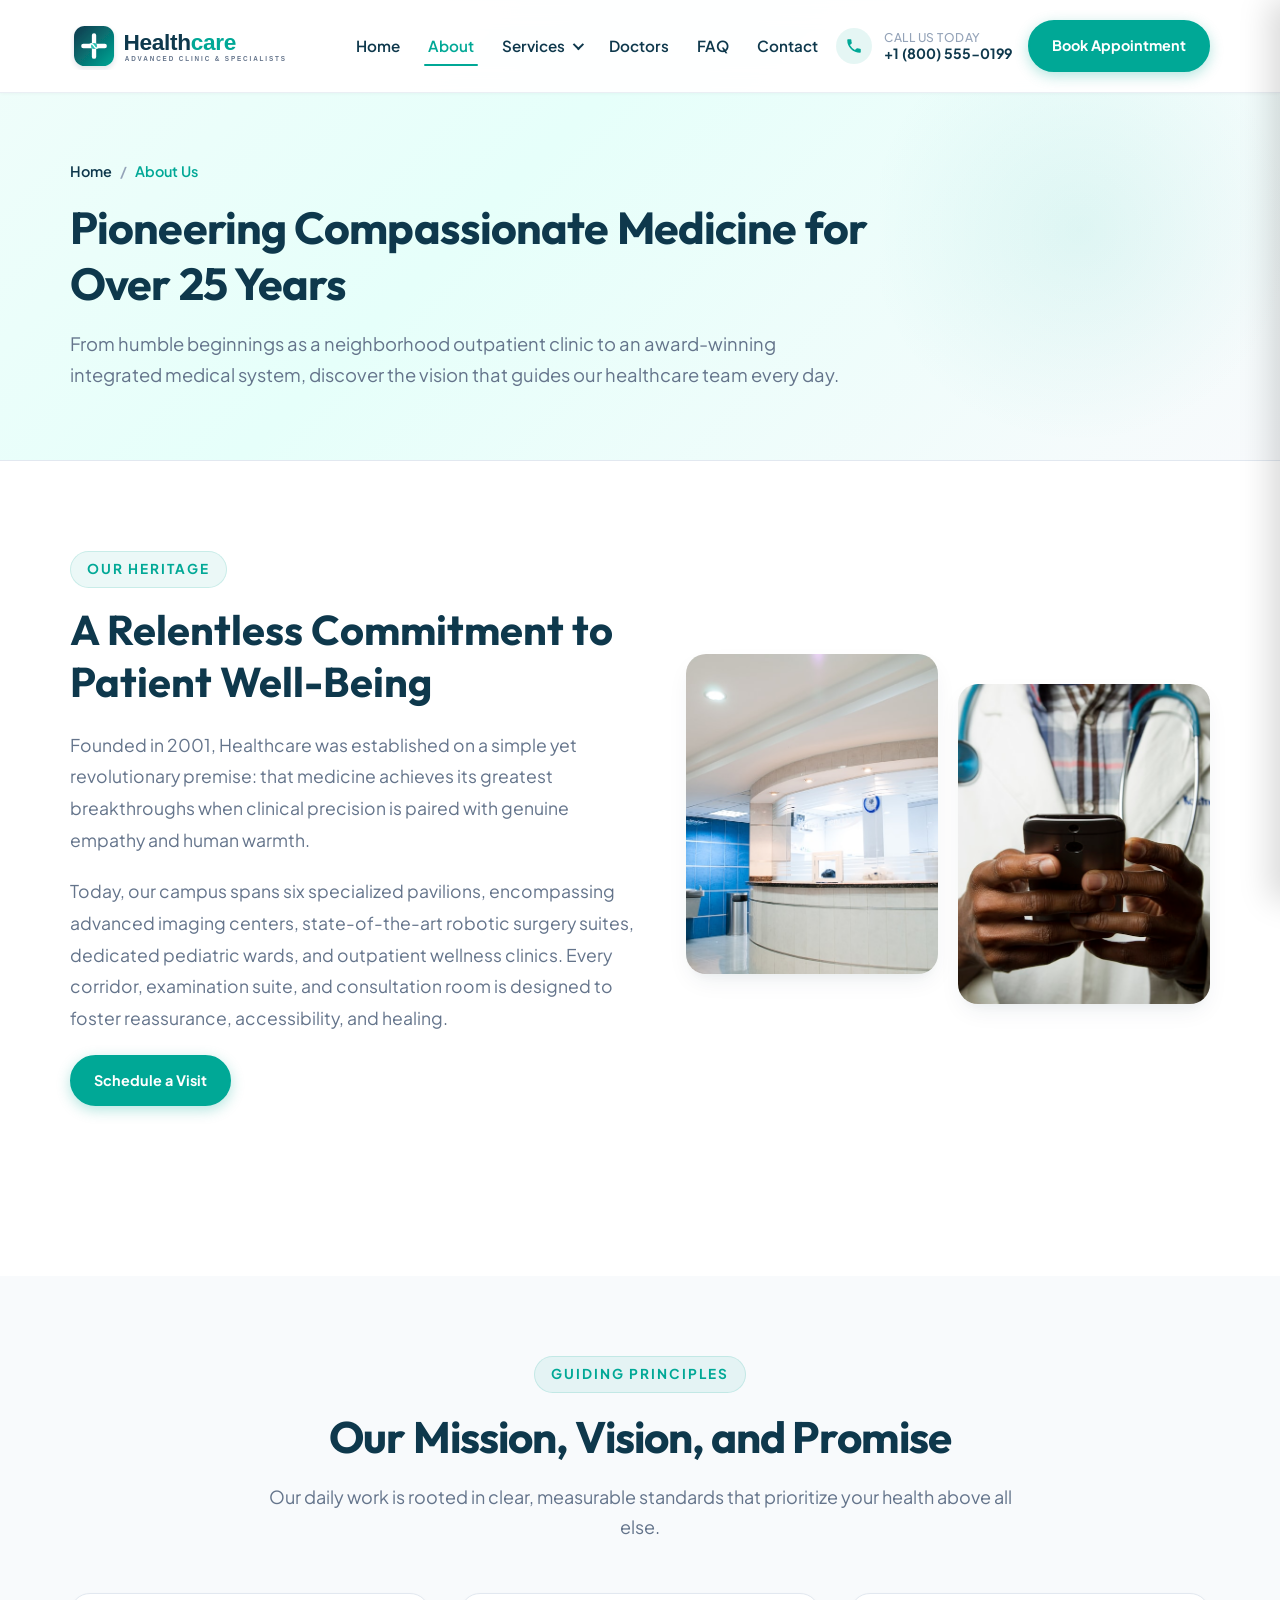
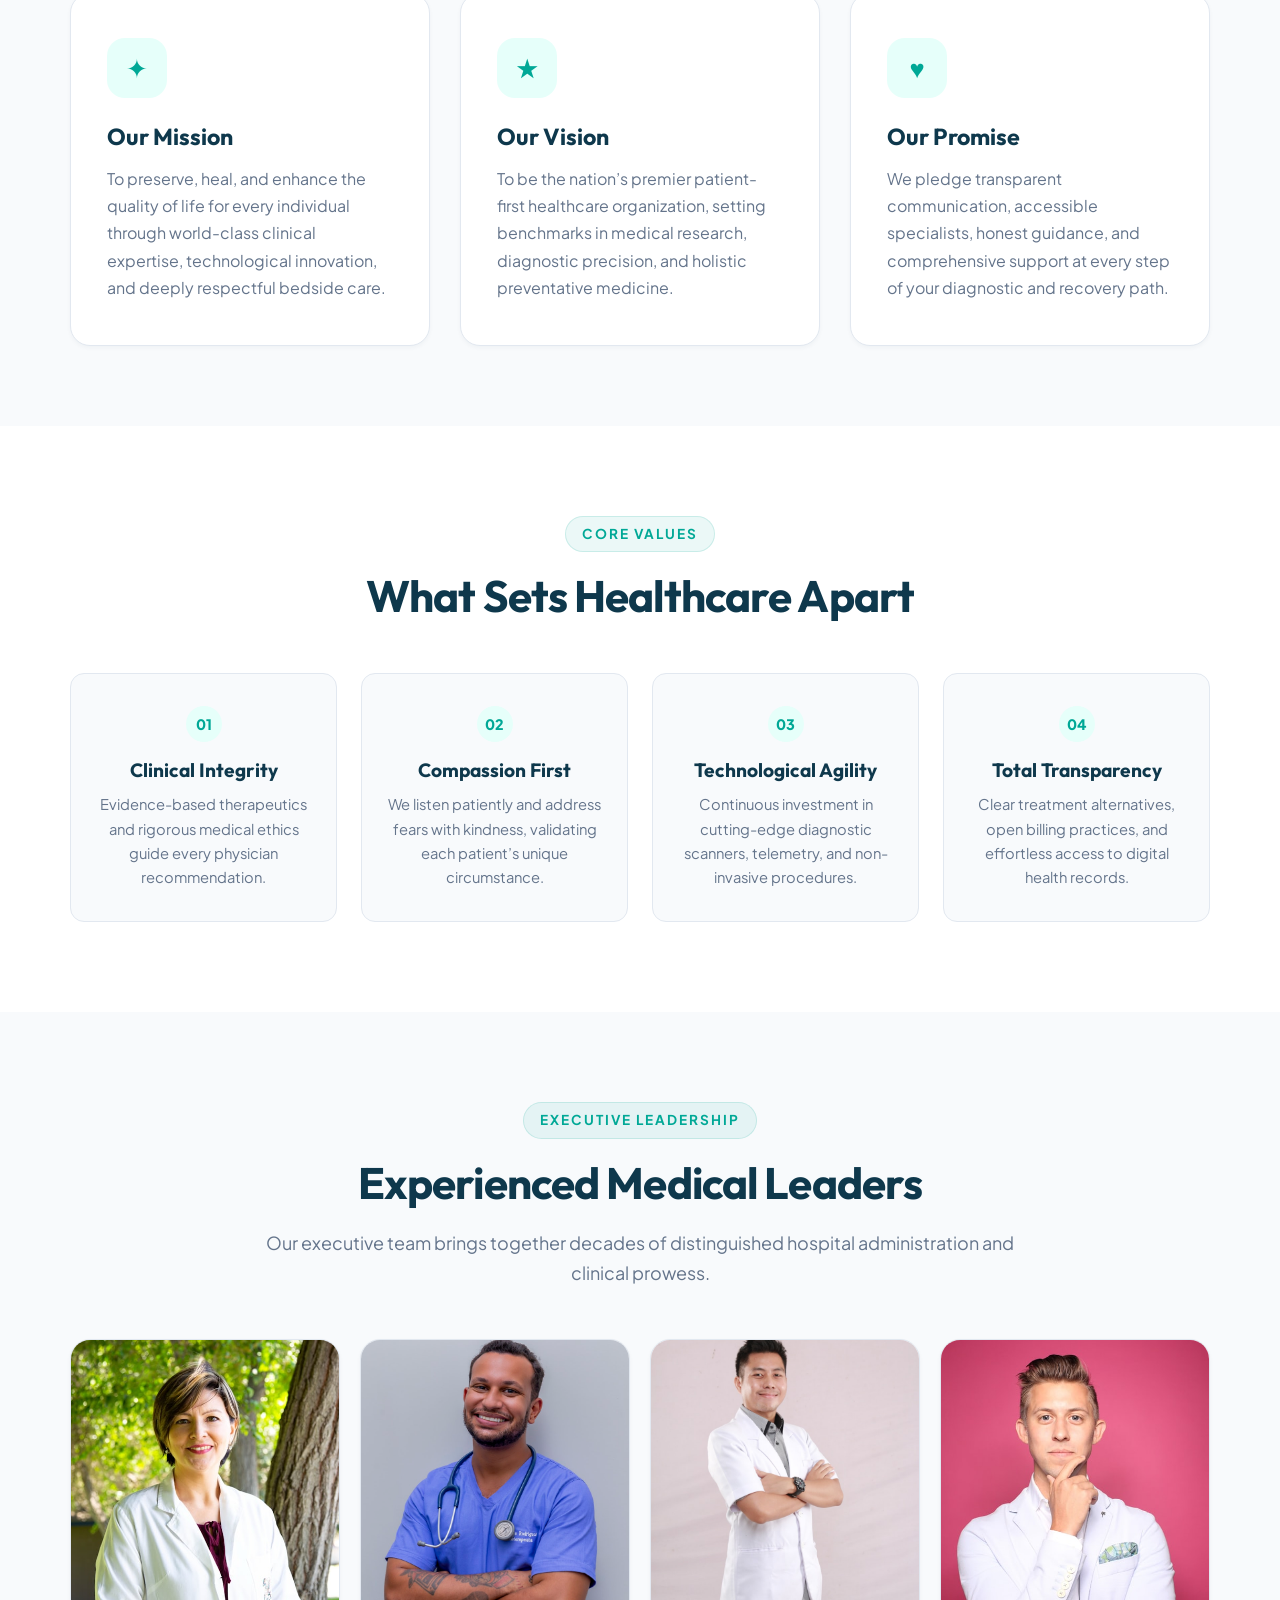
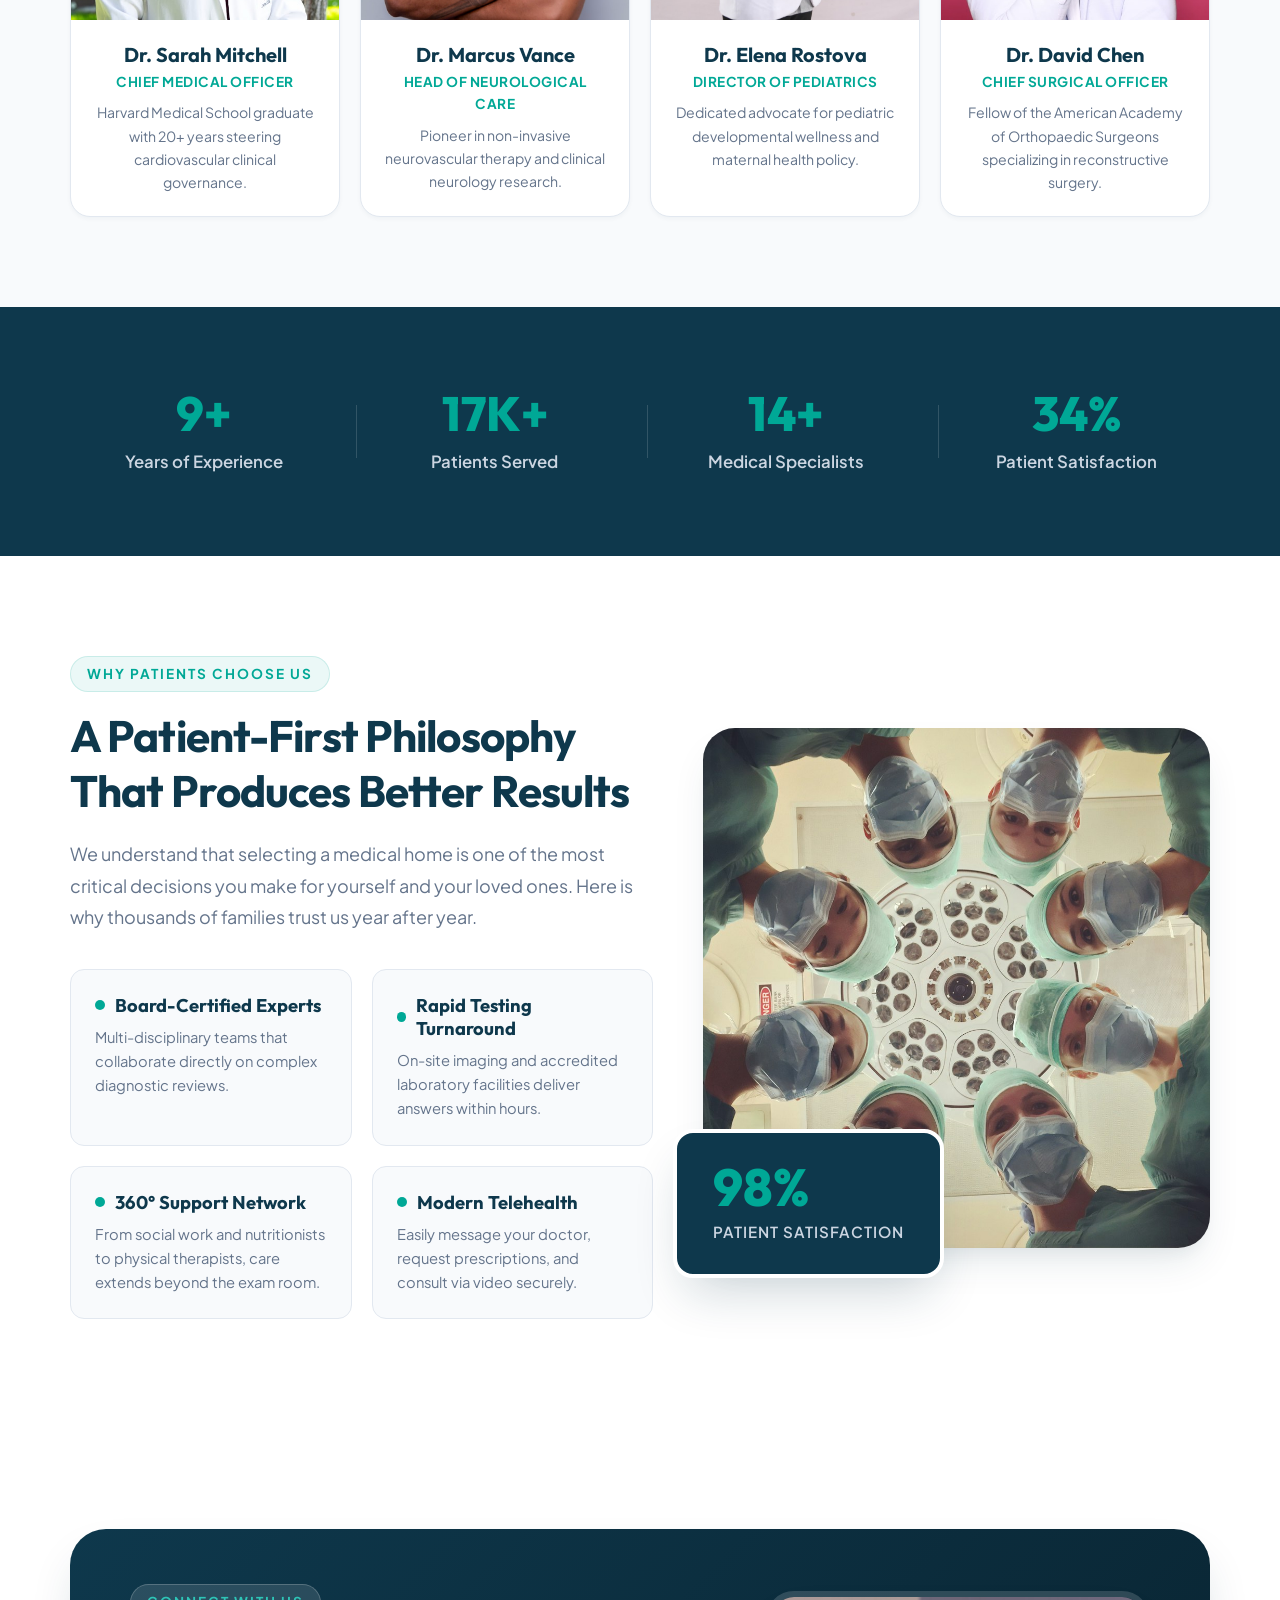
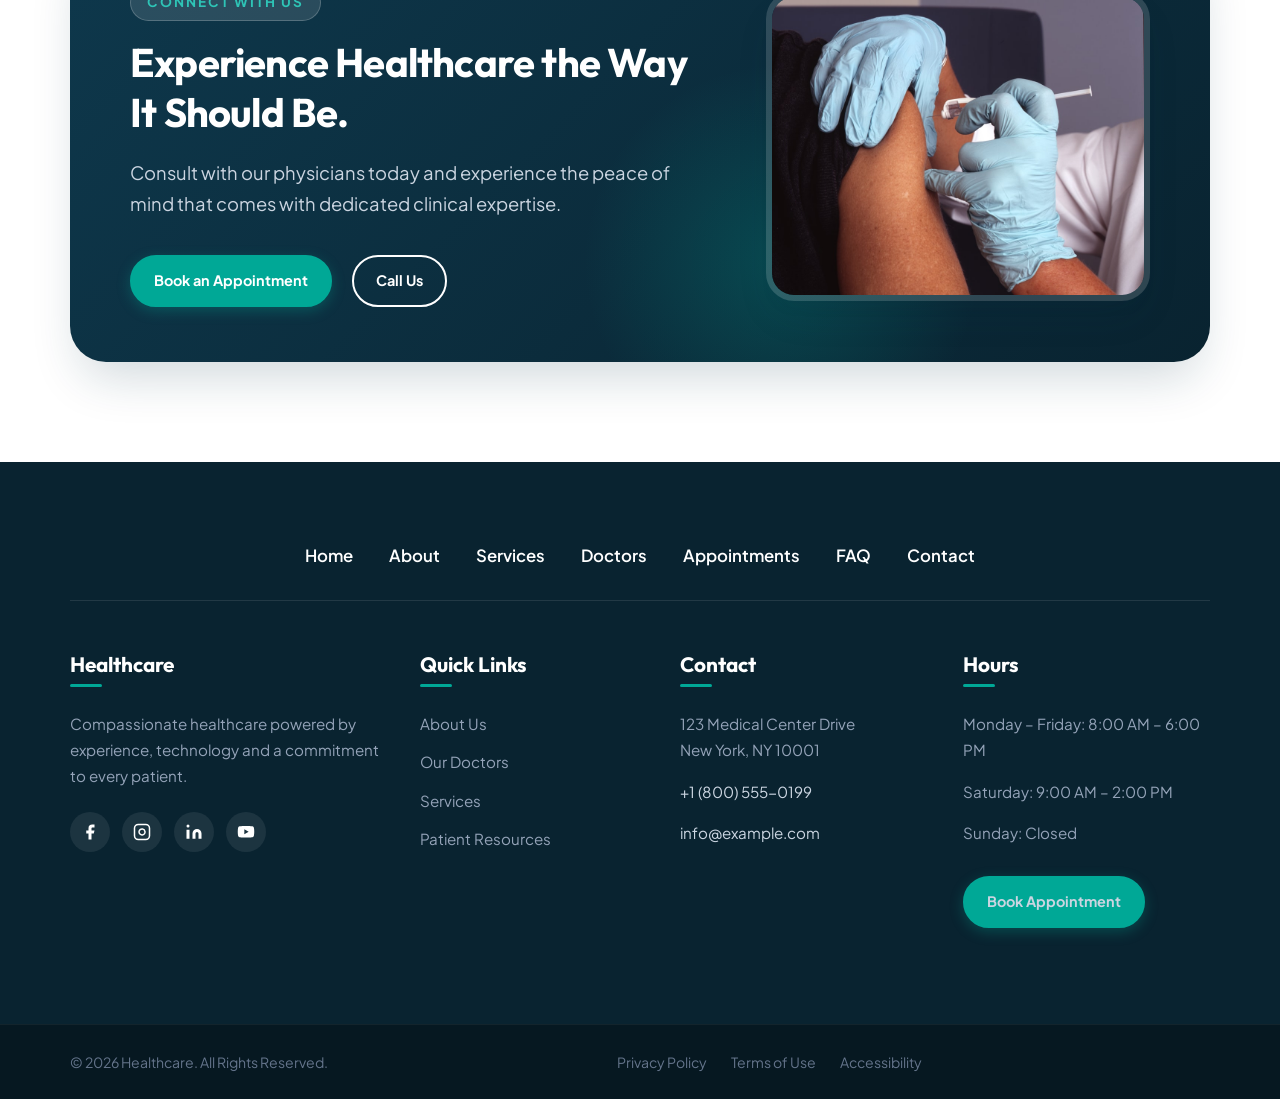
<file: about.html>
<!doctype html>
<html lang="en">
<head>
    <meta charset="UTF-8">
    <meta name="viewport" content="width=device-width, initial-scale=1.0">
    <title>About Us | Healthcare Medical Center</title>
    <meta name="description" content="Learn about our 25-year history of clinical excellence, our leadership team, our compassionate mission, and our state-of-the-art facilities.">
    <link rel="canonical" href="about.html">

    <!-- Stylesheets -->
    <link rel="stylesheet" href="css/home-page.css">
    <link rel="stylesheet" href="css/home-responsive.css">
    <link rel="stylesheet" href="css/inner-pages.css">
    <link rel="stylesheet" href="css/inner-responsive.css">

    <!-- jQuery -->
    <script src="https://code.jquery.com/jquery-3.7.1.min.js"></script>
</head>

<body>

<div class="wrapper fw">

    <!-- ==================== HEADER ==================== -->
    <div class="head-sec fw f-nav">
        <div class="logo-menu fw">
            <div class="container">
                <div class="logo-menu-container">
                    <div class="logo">
                        <a href="index.html">
                            <img src="images/logo.svg" width="403" height="72" alt="Healthcare">
                        </a>

                        <a class="tab-call" href="tel:+18005550199">
                            <span class="svg-icon">
                                <svg width="16" height="16" viewBox="0 0 24 24" fill="currentColor"><path d="M6.62 10.79a15.053 15.053 0 006.59 6.59l2.2-2.2a1 1 0 011.01-.24c1.12.37 2.33.57 3.58.57a1 1 0 011 1V20a1 1 0 01-1 1A17 17 0 013 4a1 1 0 011-1h3.5a1 1 0 011 1c0 1.25.2 2.46.57 3.58a1 1 0 01-.24 1.01l-2.2 2.2z"/></svg>
                            </span>
                            <span class="text">Call</span>
                        </a>

                        <button type="button" class="showhide" onclick="toggleMenu();" aria-label="Toggle navigation">
                            <span class="menuBar menuBar-1"></span>
                            <span class="menuBar menuBar-2"></span>
                            <span class="menuBar menuBar-3"></span>
                        </button>
                    </div>

                    <div class="topmenu">
                        <ul class="primary-menu">
                            <li><a href="index.html">Home</a></li>
                            <li class="active"><a href="about.html">About</a></li>
                            <li class="menu-item-has-children">
                                <a href="services.html">Services</a>
                                <ul class="sub-menu">
                                    <li><a href="service-detail.html">Cardiology</a></li>
                                    <li><a href="services.html">Primary Care</a></li>
                                    <li><a href="services.html">Women's Health</a></li>
                                    <li><a href="services.html">Diagnostics</a></li>
                                </ul>
                            </li>
                            <li><a href="doctors.html">Doctors</a></li>
                            <li><a href="faq.html">FAQ</a></li>
                            <li><a href="contact.html">Contact</a></li>
                        </ul>
                    </div>

                    <div class="logo-rit">
                        <div class="top-rit">
                            <a class="header-phone" href="tel:+18005550199">
                                <span class="svg-icon">
                                    <svg width="18" height="18" viewBox="0 0 24 24" fill="currentColor"><path d="M6.62 10.79a15.053 15.053 0 006.59 6.59l2.2-2.2a1 1 0 011.01-.24c1.12.37 2.33.57 3.58.57a1 1 0 011 1V20a1 1 0 01-1 1A17 17 0 013 4a1 1 0 011-1h3.5a1 1 0 011 1c0 1.25.2 2.46.57 3.58a1 1 0 01-.24 1.01l-2.2 2.2z"/></svg>
                                </span>
                                <span>
                                    <small>Call Us Today</small>
                                    +1 (800) 555-0199
                                </span>
                            </a>

                            <a href="appointments.html" class="button">Book Appointment</a>
                        </div>
                    </div>
                </div>
            </div>
        </div>

        <div class="mobile-menu-button-container fw">
            <button class="mobileMenuToggle" onclick="toggleMenu();" aria-label="Open mobile menu">
                <span class="svg-icon">
                    <svg width="22" height="22" viewBox="0 0 24 24" fill="none" stroke="currentColor" stroke-width="2" stroke-linecap="round"><line x1="3" y1="12" x2="21" y2="12"/><line x1="3" y1="6" x2="21" y2="6"/><line x1="3" y1="18" x2="21" y2="18"/></svg>
                </span>
                <span class="menu-text">Menu</span>
            </button>

            <a class="mobi-call" href="tel:+18005550199">
                <span class="svg-icon">
                    <svg width="16" height="16" viewBox="0 0 24 24" fill="currentColor"><path d="M6.62 10.79a15.053 15.053 0 006.59 6.59l2.2-2.2a1 1 0 011.01-.24c1.12.37 2.33.57 3.58.57a1 1 0 011 1V20a1 1 0 01-1 1A17 17 0 013 4a1 1 0 011-1h3.5a1 1 0 011 1c0 1.25.2 2.46.57 3.58a1 1 0 01-.24 1.01l-2.2 2.2z"/></svg>
                </span>
                <span class="button-text">Call</span>
            </a>
        </div>
    </div>

    <!-- ==================== MOBILE NAVIGATION DRAWER ==================== -->
    <div class="mobinav">
        <button type="button" class="menuClose" onclick="toggleMenu();" aria-label="Close mobile menu">&times;</button>
        <ul class="primary-menu">
            <li><a href="index.html">Home</a></li>
            <li><a href="about.html">About</a></li>
            <li class="menu-item-has-children">
                <a href="services.html">Services</a>
                <span class="drop close"></span>
                <ul class="sub-menu">
                    <li><a href="service-detail.html">Cardiology</a></li>
                    <li><a href="services.html">Primary Care</a></li>
                    <li><a href="services.html">Women's Health</a></li>
                    <li><a href="services.html">Diagnostics</a></li>
                </ul>
            </li>
            <li><a href="doctors.html">Doctors</a></li>
            <li><a href="faq.html">FAQ</a></li>
            <li><a href="contact.html">Contact</a></li>
        </ul>
        <div class="top-call">
            <p>
                <a href="tel:+18005550199">
                    <span>Call Us Today</span>
                    +1 (800) 555-0199
                </a>
            </p>
        </div>
    </div>
    <div class="mobinav-backdrop"></div>

    <!-- ==================== INNER BANNER ==================== -->
    <div class="inner-banner fw">
        <div class="container">
            <div class="banner-inner-content">
                <ul class="breadcrumb">
                    <li><a href="index.html">Home</a></li>
                    <li class="active">About Us</li>
                </ul>
                <h1>Pioneering Compassionate Medicine for Over 25 Years</h1>
                <p>
                    From humble beginnings as a neighborhood outpatient clinic to an award-winning integrated medical system, discover the vision that guides our healthcare team every day.
                </p>
            </div>
        </div>
    </div>

    <!-- ==================== ABOUT ORGANIZATION ==================== -->
    <section class="inner-about fw">
        <div class="container">
            <div class="about-intro-grid">
                <div class="about-intro-text">
                    <span class="section-label">OUR HERITAGE</span>
                    <h2>A Relentless Commitment to Patient Well-Being</h2>
                    <p>
                        Founded in 2001, Healthcare was established on a simple yet revolutionary premise: that medicine achieves its greatest breakthroughs when clinical precision is paired with genuine empathy and human warmth.
                    </p>
                    <p>
                        Today, our campus spans six specialized pavilions, encompassing advanced imaging centers, state-of-the-art robotic surgery suites, dedicated pediatric wards, and outpatient wellness clinics. Every corridor, examination suite, and consultation room is designed to foster reassurance, accessibility, and healing.
                    </p>
                    <a href="appointments.html" class="button">Schedule a Visit</a>
                </div>

                <div class="about-intro-gallery">
                    <div class="about-gallery-card">
                        <img src="images/about-main.jpg" alt="Hospital architectural center">
                    </div>
                    <div class="about-gallery-card">
                        <img src="images/about-team.jpg" alt="Medical doctors in consultation">
                    </div>
                </div>
            </div>
        </div>
    </section>

    <!-- ==================== MISSION / VISION ==================== -->
    <section class="mission-section fw">
        <div class="container">
            <div class="section-heading">
                <span class="section-label">GUIDING PRINCIPLES</span>
                <h2>Our Mission, Vision, and Promise</h2>
                <p>Our daily work is rooted in clear, measurable standards that prioritize your health above all else.</p>
            </div>

            <div class="mission-grid">
                <div class="mission-card">
                    <div class="icon-wrap">✦</div>
                    <h3>Our Mission</h3>
                    <p>To preserve, heal, and enhance the quality of life for every individual through world-class clinical expertise, technological innovation, and deeply respectful bedside care.</p>
                </div>

                <div class="mission-card">
                    <div class="icon-wrap">★</div>
                    <h3>Our Vision</h3>
                    <p>To be the nation’s premier patient-first healthcare organization, setting benchmarks in medical research, diagnostic precision, and holistic preventative medicine.</p>
                </div>

                <div class="mission-card">
                    <div class="icon-wrap">♥</div>
                    <h3>Our Promise</h3>
                    <p>We pledge transparent communication, accessible specialists, honest guidance, and comprehensive support at every step of your diagnostic and recovery path.</p>
                </div>
            </div>
        </div>
    </section>

    <!-- ==================== VALUES SECTION ==================== -->
    <section class="values-section fw">
        <div class="container">
            <div class="section-heading">
                <span class="section-label">CORE VALUES</span>
                <h2>What Sets Healthcare Apart</h2>
            </div>

            <div class="values-grid">
                <div class="value-item">
                    <span class="num-tag">01</span>
                    <h4>Clinical Integrity</h4>
                    <p>Evidence-based therapeutics and rigorous medical ethics guide every physician recommendation.</p>
                </div>
                <div class="value-item">
                    <span class="num-tag">02</span>
                    <h4>Compassion First</h4>
                    <p>We listen patiently and address fears with kindness, validating each patient’s unique circumstance.</p>
                </div>
                <div class="value-item">
                    <span class="num-tag">03</span>
                    <h4>Technological Agility</h4>
                    <p>Continuous investment in cutting-edge diagnostic scanners, telemetry, and non-invasive procedures.</p>
                </div>
                <div class="value-item">
                    <span class="num-tag">04</span>
                    <h4>Total Transparency</h4>
                    <p>Clear treatment alternatives, open billing practices, and effortless access to digital health records.</p>
                </div>
            </div>
        </div>
    </section>

    <!-- ==================== LEADERSHIP SECTION ==================== -->
    <section class="leadership-section fw">
        <div class="container">
            <div class="section-heading">
                <span class="section-label">EXECUTIVE LEADERSHIP</span>
                <h2>Experienced Medical Leaders</h2>
                <p>Our executive team brings together decades of distinguished hospital administration and clinical prowess.</p>
            </div>

            <div class="leadership-grid">
                <div class="leader-card">
                    <div class="leader-img">
                        <img src="images/doctor-1.jpg" alt="Dr. Sarah Mitchell">
                    </div>
                    <div class="leader-info">
                        <h4>Dr. Sarah Mitchell</h4>
                        <span class="role">Chief Medical Officer</span>
                        <p>Harvard Medical School graduate with 20+ years steering cardiovascular clinical governance.</p>
                    </div>
                </div>

                <div class="leader-card">
                    <div class="leader-img">
                        <img src="images/doctor-2.jpg" alt="Dr. Marcus Vance">
                    </div>
                    <div class="leader-info">
                        <h4>Dr. Marcus Vance</h4>
                        <span class="role">Head of Neurological Care</span>
                        <p>Pioneer in non-invasive neurovascular therapy and clinical neurology research.</p>
                    </div>
                </div>

                <div class="leader-card">
                    <div class="leader-img">
                        <img src="images/doctor-3.jpg" alt="Dr. Elena Rostova">
                    </div>
                    <div class="leader-info">
                        <h4>Dr. Elena Rostova</h4>
                        <span class="role">Director of Pediatrics</span>
                        <p>Dedicated advocate for pediatric developmental wellness and maternal health policy.</p>
                    </div>
                </div>

                <div class="leader-card">
                    <div class="leader-img">
                        <img src="images/doctor-4.jpg" alt="Dr. David Chen">
                    </div>
                    <div class="leader-info">
                        <h4>Dr. David Chen</h4>
                        <span class="role">Chief Surgical Officer</span>
                        <p>Fellow of the American Academy of Orthopaedic Surgeons specializing in reconstructive surgery.</p>
                    </div>
                </div>
            </div>
        </div>
    </section>

    <!-- ==================== HEALTHCARE STATISTICS ==================== -->
    <section class="hm-stats fw">
        <div class="container">
            <div class="stats-blocks">
                <div class="stats-item">
                    <span class="stat-number" data-count="25" data-suffix="+">25+</span>
                    <span class="stat-label">Years of Experience</span>
                </div>
                <div class="stats-item">
                    <span class="stat-number" data-count="50" data-suffix="K+">50K+</span>
                    <span class="stat-label">Patients Served</span>
                </div>
                <div class="stats-item">
                    <span class="stat-number" data-count="40" data-suffix="+">40+</span>
                    <span class="stat-label">Medical Specialists</span>
                </div>
                <div class="stats-item">
                    <span class="stat-number" data-count="98" data-suffix="%">98%</span>
                    <span class="stat-label">Patient Satisfaction</span>
                </div>
            </div>
        </div>
    </section>

    <!-- ==================== WHY CHOOSE US ==================== -->
    <section class="why-us-sec fw">
        <div class="container">
            <div class="why-us-grid">
                <div class="why-us-content">
                    <span class="section-label">WHY PATIENTS CHOOSE US</span>
                    <h2>A Patient-First Philosophy That Produces Better Results</h2>
                    <p>
                        We understand that selecting a medical home is one of the most critical decisions you make for yourself and your loved ones. Here is why thousands of families trust us year after year.
                    </p>

                    <div class="why-us-cards">
                        <div class="why-us-card">
                            <h4><span class="dot"></span> Board-Certified Experts</h4>
                            <p>Multi-disciplinary teams that collaborate directly on complex diagnostic reviews.</p>
                        </div>
                        <div class="why-us-card">
                            <h4><span class="dot"></span> Rapid Testing Turnaround</h4>
                            <p>On-site imaging and accredited laboratory facilities deliver answers within hours.</p>
                        </div>
                        <div class="why-us-card">
                            <h4><span class="dot"></span> 360° Support Network</h4>
                            <p>From social work and nutritionists to physical therapists, care extends beyond the exam room.</p>
                        </div>
                        <div class="why-us-card">
                            <h4><span class="dot"></span> Modern Telehealth</h4>
                            <p>Easily message your doctor, request prescriptions, and consult via video securely.</p>
                        </div>
                    </div>
                </div>

                <div class="why-us-image">
                    <div class="why-us-image-inner">
                        <img src="images/why-us.jpg" alt="Compassionate healthcare doctors">
                    </div>
                    <div class="stat-floating-card">
                        <strong>98%</strong>
                        <span>Patient Satisfaction</span>
                    </div>
                </div>
            </div>
        </div>
    </section>

    <!-- ==================== APPOINTMENT CTA ==================== -->
    <section class="hm-appointment fw">
        <div class="container">
            <div class="appointment-box">
                <div class="appointment-content">
                    <span class="section-label">CONNECT WITH US</span>
                    <h2>Experience Healthcare the Way It Should Be.</h2>
                    <p>
                        Consult with our physicians today and experience the peace of mind that comes with dedicated clinical expertise.
                    </p>

                    <div class="appointment-actions">
                        <a href="appointments.html" class="button">Book an Appointment</a>
                        <a href="tel:+18005550199" class="outline-button">Call Us</a>
                    </div>
                </div>

                <div class="appointment-image">
                    <img src="images/appointment-doc.jpg" alt="Medical consultation">
                </div>
            </div>
        </div>
    </section>

    <!-- ==================== FOOTER ==================== -->
    <div class="site-footer fw">
        <div class="container">
            <div class="ftmenu fw">
                <ul class="footer-menu">
                    <li><a href="index.html">Home</a></li>
                    <li><a href="about.html">About</a></li>
                    <li><a href="services.html">Services</a></li>
                    <li><a href="doctors.html">Doctors</a></li>
                    <li><a href="appointments.html">Appointments</a></li>
                    <li><a href="faq.html">FAQ</a></li>
                    <li><a href="contact.html">Contact</a></li>
                </ul>
            </div>

            <div class="ftr-blocks fw">
                <div class="footer-column">
                    <h3>Healthcare</h3>
                    <p>Compassionate healthcare powered by experience, technology and a commitment to every patient.</p>
                    <div class="social-links">
                        <a href="#" aria-label="Facebook"><svg width="18" height="18" fill="currentColor" viewBox="0 0 24 24"><path d="M18 2h-3a5 5 0 00-5 5v3H7v4h3v8h4v-8h3l1-4h-4V7a1 1 0 011-1h3z"/></svg></a>
                        <a href="#" aria-label="Instagram"><svg width="18" height="18" fill="none" stroke="currentColor" stroke-width="2" viewBox="0 0 24 24"><rect x="2" y="2" width="20" height="20" rx="5" ry="5"/><path d="M16 11.37A4 4 0 1112.63 8 4 4 0 0116 11.37z"/><line x1="17.5" y1="6.5" x2="17.51" y2="6.5"/></svg></a>
                        <a href="#" aria-label="LinkedIn"><svg width="18" height="18" fill="currentColor" viewBox="0 0 24 24"><path d="M16 8a6 6 0 016 6v7h-4v-7a2 2 0 00-2-2 2 2 0 00-2 2v7h-4v-7a6 6 0 016-6zM2 9h4v12H2z"/><circle cx="4" cy="4" r="2"/></svg></a>
                        <a href="#" aria-label="YouTube"><svg width="18" height="18" fill="currentColor" viewBox="0 0 24 24"><path d="M22.54 6.42a2.78 2.78 0 00-1.94-2C18.88 4 12 4 12 4s-6.88 0-8.6.46a2.78 2.78 0 00-1.94 2A29 29 0 001 11.75a29 29 0 00.46 5.33A2.78 2.78 0 003.4 19c1.72.46 8.6.46 8.6.46s6.88 0 8.6-.46a2.78 2.78 0 001.94-2 29 29 0 00.46-5.25 29 29 0 00-.46-5.33zM9.75 15.02l.02-6.54 5.75 3.27-5.77 3.27z"/></svg></a>
                    </div>
                </div>

                <div class="footer-column">
                    <h3>Quick Links</h3>
                    <ul>
                        <li><a href="about.html">About Us</a></li>
                        <li><a href="doctors.html">Our Doctors</a></li>
                        <li><a href="services.html">Services</a></li>
                        <li><a href="faq.html">Patient Resources</a></li>
                    </ul>
                </div>

                <div class="footer-column">
                    <h3>Contact</h3>
                    <p>
                        123 Medical Center Drive<br>
                        New York, NY 10001
                    </p>
                    <p><a href="tel:+18005550199">+1 (800) 555-0199</a></p>
                    <p><a href="mailto:info@example.com">info@example.com</a></p>
                </div>

                <div class="footer-column">
                    <h3>Hours</h3>
                    <p>Monday – Friday: 8:00 AM – 6:00 PM</p>
                    <p>Saturday: 9:00 AM – 2:00 PM</p>
                    <p>Sunday: Closed</p>

                    <a href="appointments.html" class="button">Book Appointment</a>
                </div>
            </div>
        </div>

        <div class="copyrights fw">
            <div class="container">
                <div class="cpy-inr">
                    <p class="copy-para">© 2026 Healthcare. All Rights Reserved.</p>
                </div>
                <div class="ftrlink">
                    <ul class="copyrightmenu">
                        <li><a href="#">Privacy Policy</a></li>
                        <li><a href="#">Terms of Use</a></li>
                        <li><a href="#">Accessibility</a></li>
                    </ul>
                </div>
            </div>
        </div>
    </div>

</div>

<!-- Scripts -->
<script src="js/custom.js"></script>

</body>
</html>
</file>
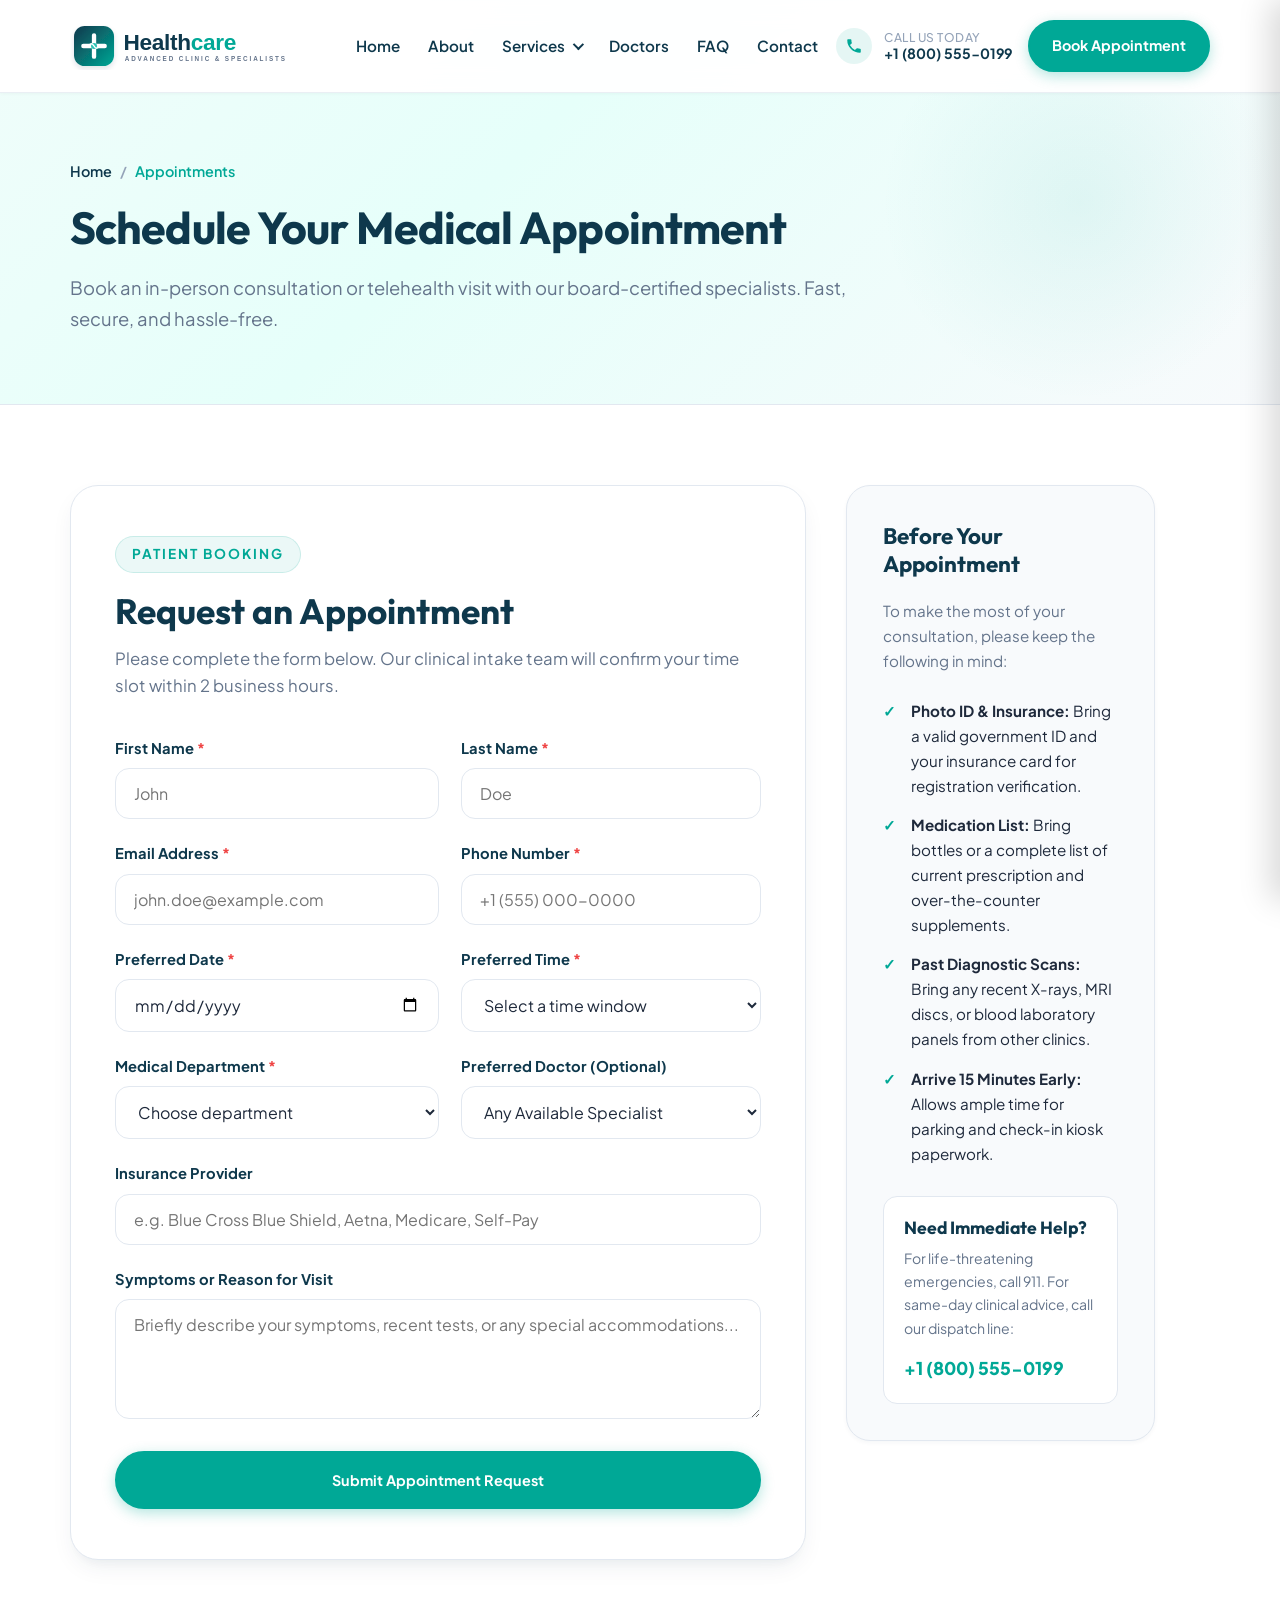
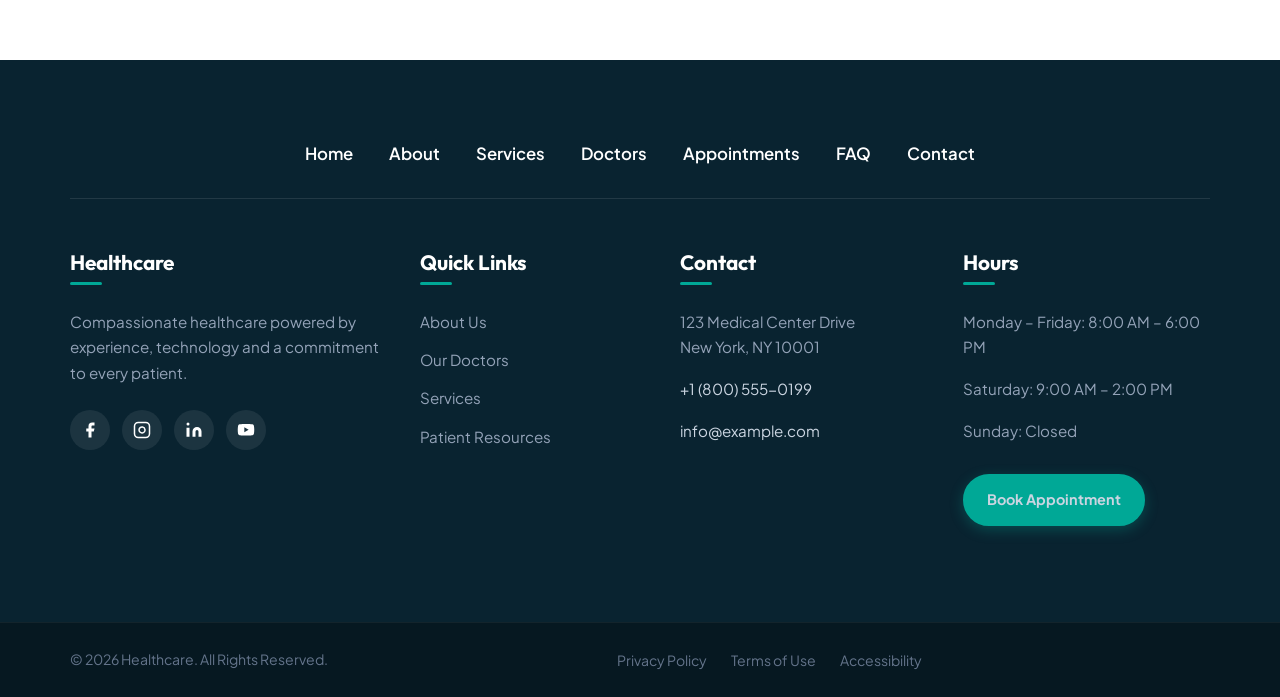
<file: appointments.html>
<!doctype html>
<html lang="en">
<head>
    <meta charset="UTF-8">
    <meta name="viewport" content="width=device-width, initial-scale=1.0">
    <title>Book an Appointment | Healthcare</title>
    <meta name="description" content="Schedule your medical appointment online. Choose your preferred physician, department, date and time with instant confirmation.">
    <link rel="canonical" href="appointments.html">

    <!-- Stylesheets -->
    <link rel="stylesheet" href="css/home-page.css">
    <link rel="stylesheet" href="css/home-responsive.css">
    <link rel="stylesheet" href="css/inner-pages.css">
    <link rel="stylesheet" href="css/inner-responsive.css">

    <!-- jQuery -->
    <script src="https://code.jquery.com/jquery-3.7.1.min.js"></script>
</head>

<body>

<div class="wrapper fw">

    <!-- ==================== HEADER ==================== -->
    <div class="head-sec fw f-nav">
        <div class="logo-menu fw">
            <div class="container">
                <div class="logo-menu-container">
                    <div class="logo">
                        <a href="index.html">
                            <img src="images/logo.svg" width="403" height="72" alt="Healthcare">
                        </a>

                        <a class="tab-call" href="tel:+18005550199">
                            <span class="svg-icon">
                                <svg width="16" height="16" viewBox="0 0 24 24" fill="currentColor"><path d="M6.62 10.79a15.053 15.053 0 006.59 6.59l2.2-2.2a1 1 0 011.01-.24c1.12.37 2.33.57 3.58.57a1 1 0 011 1V20a1 1 0 01-1 1A17 17 0 013 4a1 1 0 011-1h3.5a1 1 0 011 1c0 1.25.2 2.46.57 3.58a1 1 0 01-.24 1.01l-2.2 2.2z"/></svg>
                            </span>
                            <span class="text">Call</span>
                        </a>

                        <button type="button" class="showhide" onclick="toggleMenu();" aria-label="Toggle navigation">
                            <span class="menuBar menuBar-1"></span>
                            <span class="menuBar menuBar-2"></span>
                            <span class="menuBar menuBar-3"></span>
                        </button>
                    </div>

                    <div class="topmenu">
                        <ul class="primary-menu">
                            <li><a href="index.html">Home</a></li>
                            <li><a href="about.html">About</a></li>
                            <li class="menu-item-has-children">
                                <a href="services.html">Services</a>
                                <ul class="sub-menu">
                                    <li><a href="service-detail.html">Cardiology</a></li>
                                    <li><a href="services.html">Primary Care</a></li>
                                    <li><a href="services.html">Women's Health</a></li>
                                    <li><a href="services.html">Diagnostics</a></li>
                                </ul>
                            </li>
                            <li><a href="doctors.html">Doctors</a></li>
                            <li><a href="faq.html">FAQ</a></li>
                            <li><a href="contact.html">Contact</a></li>
                        </ul>
                    </div>

                    <div class="logo-rit">
                        <div class="top-rit">
                            <a class="header-phone" href="tel:+18005550199">
                                <span class="svg-icon">
                                    <svg width="18" height="18" viewBox="0 0 24 24" fill="currentColor"><path d="M6.62 10.79a15.053 15.053 0 006.59 6.59l2.2-2.2a1 1 0 011.01-.24c1.12.37 2.33.57 3.58.57a1 1 0 011 1V20a1 1 0 01-1 1A17 17 0 013 4a1 1 0 011-1h3.5a1 1 0 011 1c0 1.25.2 2.46.57 3.58a1 1 0 01-.24 1.01l-2.2 2.2z"/></svg>
                                </span>
                                <span>
                                    <small>Call Us Today</small>
                                    +1 (800) 555-0199
                                </span>
                            </a>

                            <a href="appointments.html" class="button">Book Appointment</a>
                        </div>
                    </div>
                </div>
            </div>
        </div>

        <div class="mobile-menu-button-container fw">
            <button class="mobileMenuToggle" onclick="toggleMenu();" aria-label="Open mobile menu">
                <span class="svg-icon">
                    <svg width="22" height="22" viewBox="0 0 24 24" fill="none" stroke="currentColor" stroke-width="2" stroke-linecap="round"><line x1="3" y1="12" x2="21" y2="12"/><line x1="3" y1="6" x2="21" y2="6"/><line x1="3" y1="18" x2="21" y2="18"/></svg>
                </span>
                <span class="menu-text">Menu</span>
            </button>

            <a class="mobi-call" href="tel:+18005550199">
                <span class="svg-icon">
                    <svg width="16" height="16" viewBox="0 0 24 24" fill="currentColor"><path d="M6.62 10.79a15.053 15.053 0 006.59 6.59l2.2-2.2a1 1 0 011.01-.24c1.12.37 2.33.57 3.58.57a1 1 0 011 1V20a1 1 0 01-1 1A17 17 0 013 4a1 1 0 011-1h3.5a1 1 0 011 1c0 1.25.2 2.46.57 3.58a1 1 0 01-.24 1.01l-2.2 2.2z"/></svg>
                </span>
                <span class="button-text">Call</span>
            </a>
        </div>
    </div>

    <!-- ==================== MOBILE NAVIGATION DRAWER ==================== -->
    <div class="mobinav">
        <button type="button" class="menuClose" onclick="toggleMenu();" aria-label="Close mobile menu">&times;</button>
        <ul class="primary-menu">
            <li><a href="index.html">Home</a></li>
            <li><a href="about.html">About</a></li>
            <li class="menu-item-has-children">
                <a href="services.html">Services</a>
                <span class="drop close"></span>
                <ul class="sub-menu">
                    <li><a href="service-detail.html">Cardiology</a></li>
                    <li><a href="services.html">Primary Care</a></li>
                    <li><a href="services.html">Women's Health</a></li>
                    <li><a href="services.html">Diagnostics</a></li>
                </ul>
            </li>
            <li><a href="doctors.html">Doctors</a></li>
            <li><a href="faq.html">FAQ</a></li>
            <li><a href="contact.html">Contact</a></li>
        </ul>
        <div class="top-call">
            <p>
                <a href="tel:+18005550199">
                    <span>Call Us Today</span>
                    +1 (800) 555-0199
                </a>
            </p>
        </div>
    </div>
    <div class="mobinav-backdrop"></div>

    <!-- ==================== INNER BANNER ==================== -->
    <div class="inner-banner fw">
        <div class="container">
            <div class="banner-inner-content">
                <ul class="breadcrumb">
                    <li><a href="index.html">Home</a></li>
                    <li class="active">Appointments</li>
                </ul>
                <h1>Schedule Your Medical Appointment</h1>
                <p>
                    Book an in-person consultation or telehealth visit with our board-certified specialists. Fast, secure, and hassle-free.
                </p>
            </div>
        </div>
    </div>

    <!-- ==================== APPOINTMENT BOOKING SECTION ==================== -->
    <section class="appointments-page-sec fw">
        <div class="container">
            <div class="appointment-page-grid">
                <!-- Form Container -->
                <div class="appointment-form-card">
                    <span class="section-label">PATIENT BOOKING</span>
                    <h2>Request an Appointment</h2>
                    <p>Please complete the form below. Our clinical intake team will confirm your time slot within 2 business hours.</p>

                    <!-- Success Message Banner -->
                    <div id="appointmentSuccessBanner" class="form-success-banner">
                        <strong style="display: block; font-size: 1.2rem; margin-bottom: 6px;">Thank you! Your appointment request has been received.</strong>
                        Our team will contact you shortly to confirm your visit details and send pre-registration forms.
                    </div>

                    <!-- Appointment Form -->
                    <form id="appointmentForm">
                        <div class="form-grid">
                            <div class="form-group">
                                <label for="firstName">First Name <span class="req">*</span></label>
                                <input type="text" id="firstName" name="firstName" placeholder="John" required>
                            </div>

                            <div class="form-group">
                                <label for="lastName">Last Name <span class="req">*</span></label>
                                <input type="text" id="lastName" name="lastName" placeholder="Doe" required>
                            </div>

                            <div class="form-group">
                                <label for="email">Email Address <span class="req">*</span></label>
                                <input type="email" id="email" name="email" placeholder="john.doe@example.com" required>
                            </div>

                            <div class="form-group">
                                <label for="phone">Phone Number <span class="req">*</span></label>
                                <input type="tel" id="phone" name="phone" placeholder="+1 (555) 000-0000" required>
                            </div>

                            <div class="form-group">
                                <label for="appDate">Preferred Date <span class="req">*</span></label>
                                <input type="date" id="appDate" name="appDate" required>
                            </div>

                            <div class="form-group">
                                <label for="appTime">Preferred Time <span class="req">*</span></label>
                                <select id="appTime" name="appTime" required>
                                    <option value="" disabled selected>Select a time window</option>
                                    <option value="Morning (8:00 AM - 11:30 AM)">Morning (8:00 AM - 11:30 AM)</option>
                                    <option value="Midday (11:30 AM - 2:30 PM)">Midday (11:30 AM - 2:30 PM)</option>
                                    <option value="Afternoon (2:30 PM - 5:30 PM)">Afternoon (2:30 PM - 5:30 PM)</option>
                                </select>
                            </div>

                            <div class="form-group">
                                <label for="department">Medical Department <span class="req">*</span></label>
                                <select id="department" name="department" required>
                                    <option value="" disabled selected>Choose department</option>
                                    <option value="Cardiology">Cardiology &amp; Heart Health</option>
                                    <option value="Primary Care">Primary Care &amp; Family Medicine</option>
                                    <option value="Neurology">Neurology &amp; Brain Health</option>
                                    <option value="Pediatrics">Pediatrics</option>
                                    <option value="Orthopedics">Orthopedics &amp; Sports Medicine</option>
                                    <option value="Women's Health">Women's Health &amp; Gynecology</option>
                                    <option value="Diagnostics">Diagnostics &amp; Imaging</option>
                                    <option value="Urgent Care">Urgent Care (Walk-in or scheduled)</option>
                                </select>
                            </div>

                            <div class="form-group">
                                <label for="doctor">Preferred Doctor (Optional)</label>
                                <select id="doctor" name="doctor">
                                    <option value="Any Available Specialist">Any Available Specialist</option>
                                    <option value="Dr. Sarah Mitchell (Cardiology)">Dr. Sarah Mitchell (Cardiology)</option>
                                    <option value="Dr. Marcus Vance (Neurology)">Dr. Marcus Vance (Neurology)</option>
                                    <option value="Dr. Elena Rostova (Pediatrics)">Dr. Elena Rostova (Pediatrics)</option>
                                    <option value="Dr. David Chen (Orthopedics)">Dr. David Chen (Orthopedics)</option>
                                    <option value="Dr. Rachel Adams (Primary Care)">Dr. Rachel Adams (Primary Care)</option>
                                    <option value="Dr. James Wilson (Diagnostics)">Dr. James Wilson (Diagnostics)</option>
                                </select>
                            </div>

                            <div class="form-group col-full">
                                <label for="insurance">Insurance Provider</label>
                                <input type="text" id="insurance" name="insurance" placeholder="e.g. Blue Cross Blue Shield, Aetna, Medicare, Self-Pay">
                            </div>

                            <div class="form-group col-full">
                                <label for="message">Symptoms or Reason for Visit</label>
                                <textarea id="message" name="message" placeholder="Briefly describe your symptoms, recent tests, or any special accommodations..."></textarea>
                            </div>

                            <div class="form-group col-full" style="margin-top: 10px;">
                                <button type="submit" class="button" style="width: 100%; padding: 18px;">Submit Appointment Request</button>
                            </div>
                        </div>
                    </form>
                </div>

                <!-- Preparation & Clinic Notes Sidebar -->
                <aside class="prep-info-card">
                    <h3>Before Your Appointment</h3>
                    <p style="font-size: 0.95rem; margin-bottom: 24px;">To make the most of your consultation, please keep the following in mind:</p>

                    <ul class="prep-checklist">
                        <li><strong>Photo ID &amp; Insurance:</strong> Bring a valid government ID and your insurance card for registration verification.</li>
                        <li><strong>Medication List:</strong> Bring bottles or a complete list of current prescription and over-the-counter supplements.</li>
                        <li><strong>Past Diagnostic Scans:</strong> Bring any recent X-rays, MRI discs, or blood laboratory panels from other clinics.</li>
                        <li><strong>Arrive 15 Minutes Early:</strong> Allows ample time for parking and check-in kiosk paperwork.</li>
                    </ul>

                    <div style="background: #ffffff; padding: 20px; border-radius: var(--radius-md); border: 1px solid var(--border-color); margin-top: 30px;">
                        <h4 style="font-size: 1.1rem; margin-bottom: 8px; color: var(--primary-blue);">Need Immediate Help?</h4>
                        <p style="font-size: 0.88rem; margin-bottom: 14px;">For life-threatening emergencies, call 911. For same-day clinical advice, call our dispatch line:</p>
                        <a href="tel:+18005550199" style="font-weight: 800; color: var(--secondary-teal); font-size: 1.1rem;">+1 (800) 555-0199</a>
                    </div>
                </aside>
            </div>
        </div>
    </section>

    <!-- ==================== FOOTER ==================== -->
    <div class="site-footer fw">
        <div class="container">
            <div class="ftmenu fw">
                <ul class="footer-menu">
                    <li><a href="index.html">Home</a></li>
                    <li><a href="about.html">About</a></li>
                    <li><a href="services.html">Services</a></li>
                    <li><a href="doctors.html">Doctors</a></li>
                    <li><a href="appointments.html">Appointments</a></li>
                    <li><a href="faq.html">FAQ</a></li>
                    <li><a href="contact.html">Contact</a></li>
                </ul>
            </div>

            <div class="ftr-blocks fw">
                <div class="footer-column">
                    <h3>Healthcare</h3>
                    <p>Compassionate healthcare powered by experience, technology and a commitment to every patient.</p>
                    <div class="social-links">
                        <a href="#" aria-label="Facebook"><svg width="18" height="18" fill="currentColor" viewBox="0 0 24 24"><path d="M18 2h-3a5 5 0 00-5 5v3H7v4h3v8h4v-8h3l1-4h-4V7a1 1 0 011-1h3z"/></svg></a>
                        <a href="#" aria-label="Instagram"><svg width="18" height="18" fill="none" stroke="currentColor" stroke-width="2" viewBox="0 0 24 24"><rect x="2" y="2" width="20" height="20" rx="5" ry="5"/><path d="M16 11.37A4 4 0 1112.63 8 4 4 0 0116 11.37z"/><line x1="17.5" y1="6.5" x2="17.51" y2="6.5"/></svg></a>
                        <a href="#" aria-label="LinkedIn"><svg width="18" height="18" fill="currentColor" viewBox="0 0 24 24"><path d="M16 8a6 6 0 016 6v7h-4v-7a2 2 0 00-2-2 2 2 0 00-2 2v7h-4v-7a6 6 0 016-6zM2 9h4v12H2z"/><circle cx="4" cy="4" r="2"/></svg></a>
                        <a href="#" aria-label="YouTube"><svg width="18" height="18" fill="currentColor" viewBox="0 0 24 24"><path d="M22.54 6.42a2.78 2.78 0 00-1.94-2C18.88 4 12 4 12 4s-6.88 0-8.6.46a2.78 2.78 0 00-1.94 2A29 29 0 001 11.75a29 29 0 00.46 5.33A2.78 2.78 0 003.4 19c1.72.46 8.6.46 8.6.46s6.88 0 8.6-.46a2.78 2.78 0 001.94-2 29 29 0 00.46-5.25 29 29 0 00-.46-5.33zM9.75 15.02l.02-6.54 5.75 3.27-5.77 3.27z"/></svg></a>
                    </div>
                </div>

                <div class="footer-column">
                    <h3>Quick Links</h3>
                    <ul>
                        <li><a href="about.html">About Us</a></li>
                        <li><a href="doctors.html">Our Doctors</a></li>
                        <li><a href="services.html">Services</a></li>
                        <li><a href="faq.html">Patient Resources</a></li>
                    </ul>
                </div>

                <div class="footer-column">
                    <h3>Contact</h3>
                    <p>
                        123 Medical Center Drive<br>
                        New York, NY 10001
                    </p>
                    <p><a href="tel:+18005550199">+1 (800) 555-0199</a></p>
                    <p><a href="mailto:info@example.com">info@example.com</a></p>
                </div>

                <div class="footer-column">
                    <h3>Hours</h3>
                    <p>Monday – Friday: 8:00 AM – 6:00 PM</p>
                    <p>Saturday: 9:00 AM – 2:00 PM</p>
                    <p>Sunday: Closed</p>

                    <a href="appointments.html" class="button">Book Appointment</a>
                </div>
            </div>
        </div>

        <div class="copyrights fw">
            <div class="container">
                <div class="cpy-inr">
                    <p class="copy-para">© 2026 Healthcare. All Rights Reserved.</p>
                </div>
                <div class="ftrlink">
                    <ul class="copyrightmenu">
                        <li><a href="#">Privacy Policy</a></li>
                        <li><a href="#">Terms of Use</a></li>
                        <li><a href="#">Accessibility</a></li>
                    </ul>
                </div>
            </div>
        </div>
    </div>

</div>

<!-- Scripts -->
<script src="js/custom.js"></script>

</body>
</html>
</file>
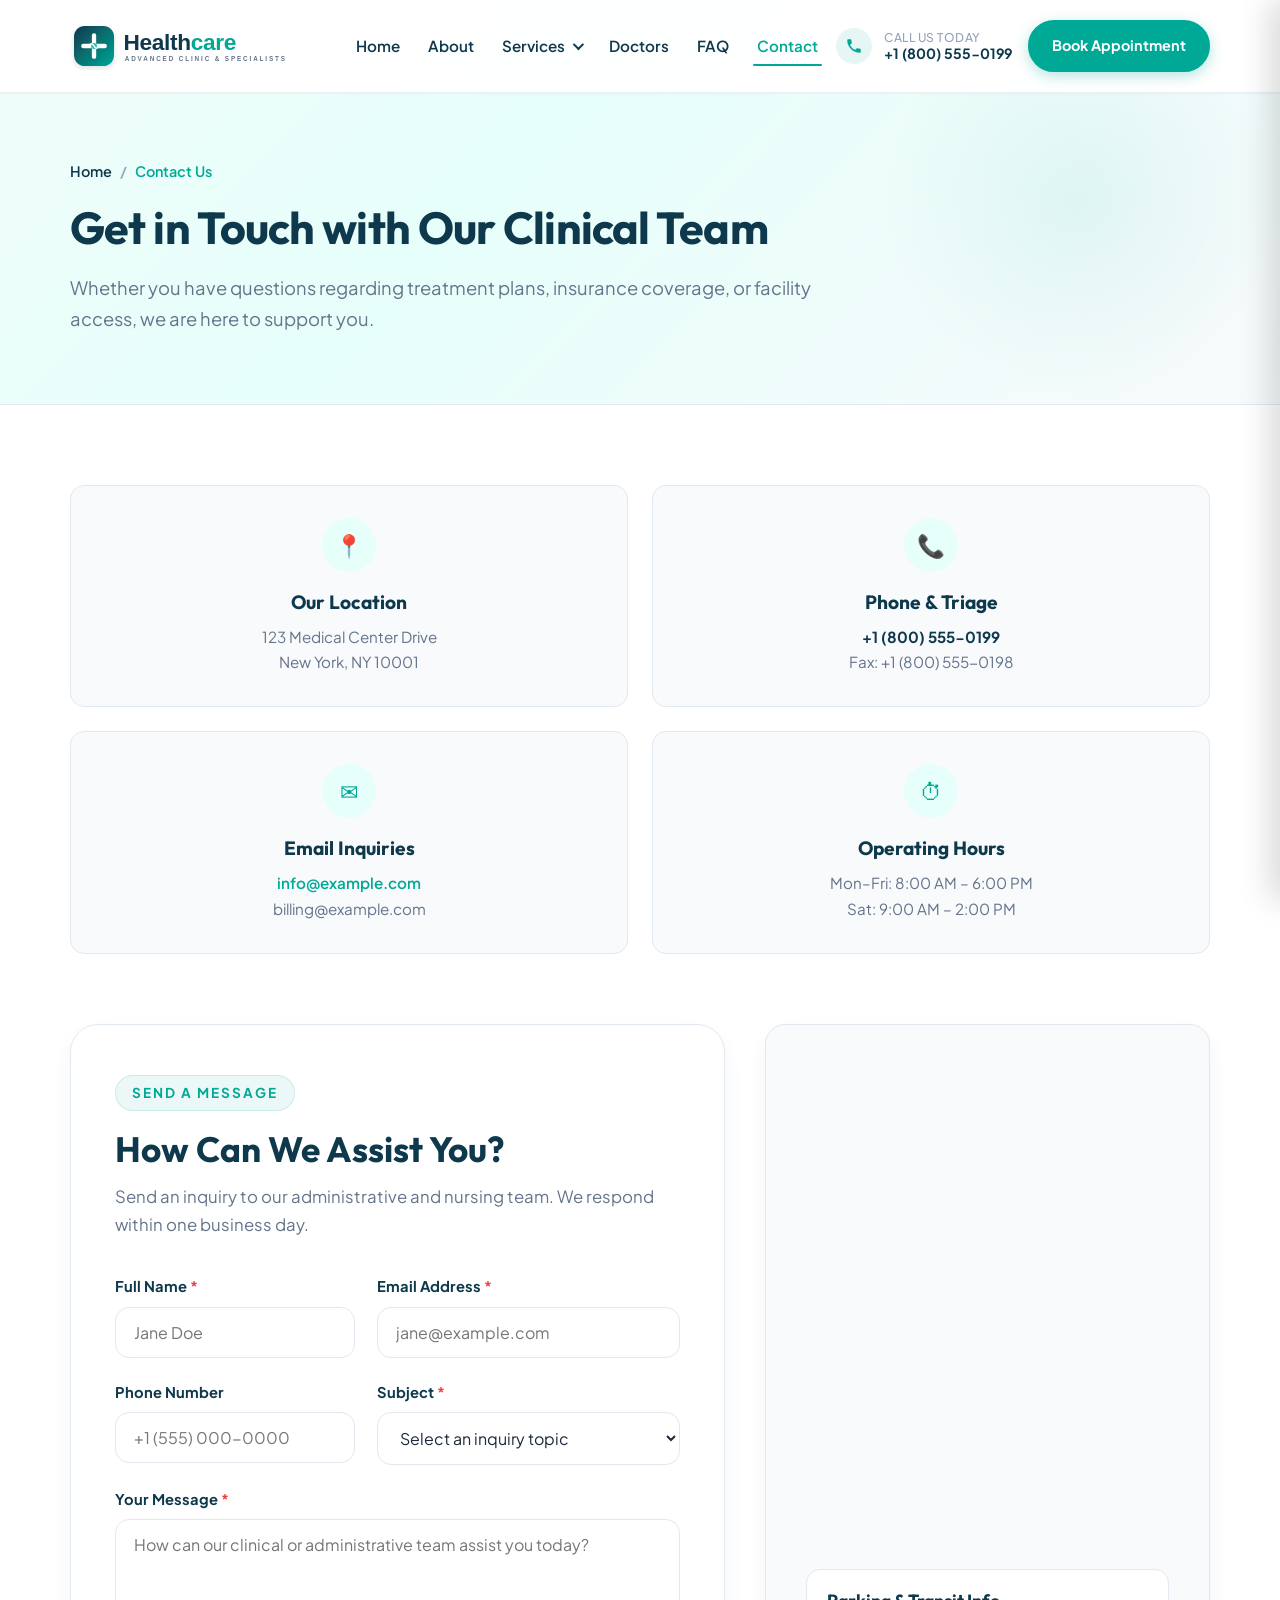
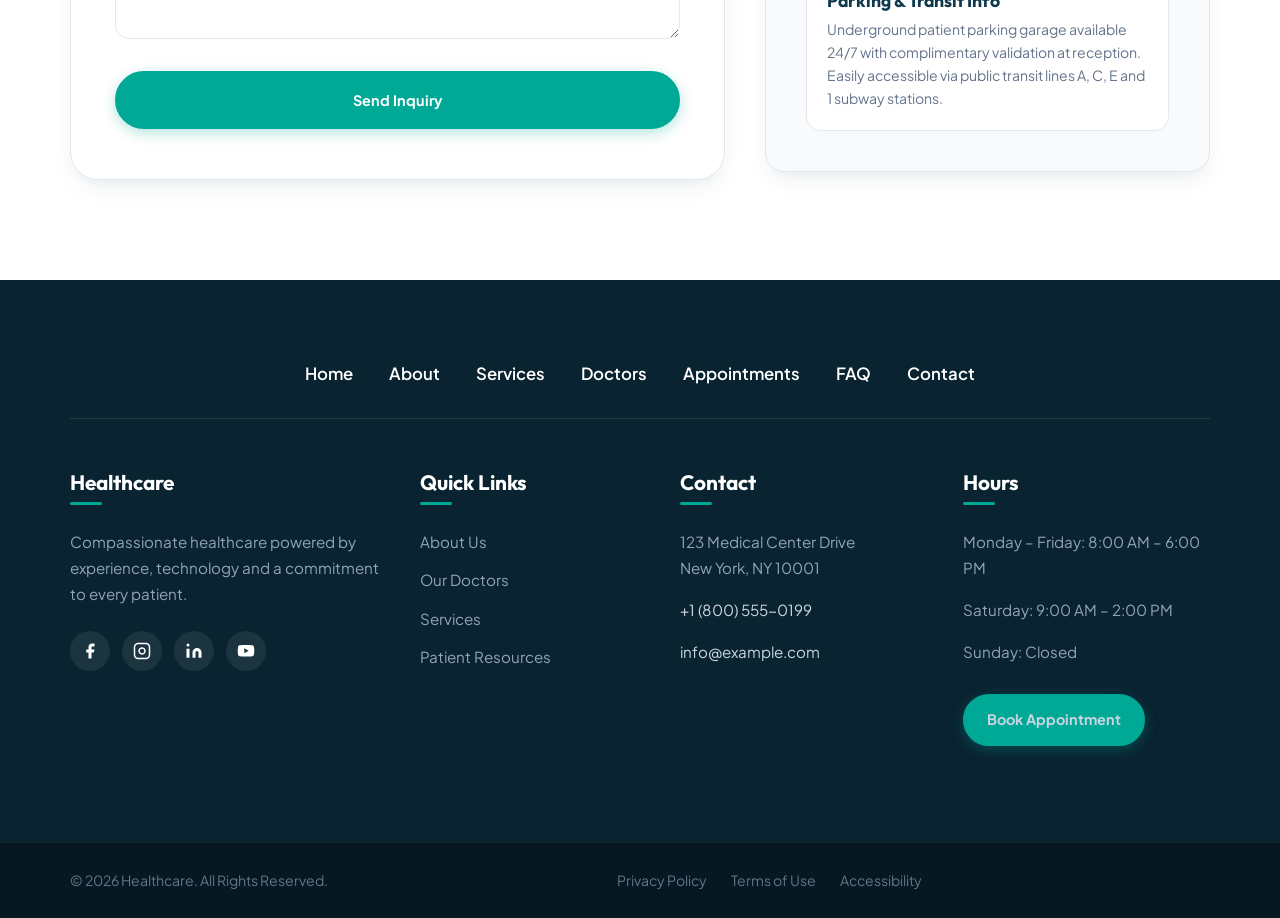
<file: contact.html>
<!doctype html>
<html lang="en">
<head>
    <meta charset="UTF-8">
    <meta name="viewport" content="width=device-width, initial-scale=1.0">
    <title>Contact Us | Healthcare Medical Center</title>
    <meta name="description" content="Reach our patient support desk, clinical departments, billing office, and directions to our medical center in New York, NY.">
    <link rel="canonical" href="contact.html">

    <!-- Stylesheets -->
    <link rel="stylesheet" href="css/home-page.css">
    <link rel="stylesheet" href="css/home-responsive.css">
    <link rel="stylesheet" href="css/inner-pages.css">
    <link rel="stylesheet" href="css/inner-responsive.css">

    <!-- jQuery -->
    <script src="https://code.jquery.com/jquery-3.7.1.min.js"></script>
</head>

<body>

<div class="wrapper fw">

    <!-- ==================== HEADER ==================== -->
    <div class="head-sec fw f-nav">
        <div class="logo-menu fw">
            <div class="container">
                <div class="logo-menu-container">
                    <div class="logo">
                        <a href="index.html">
                            <img src="images/logo.svg" width="403" height="72" alt="Healthcare">
                        </a>

                        <a class="tab-call" href="tel:+18005550199">
                            <span class="svg-icon">
                                <svg width="16" height="16" viewBox="0 0 24 24" fill="currentColor"><path d="M6.62 10.79a15.053 15.053 0 006.59 6.59l2.2-2.2a1 1 0 011.01-.24c1.12.37 2.33.57 3.58.57a1 1 0 011 1V20a1 1 0 01-1 1A17 17 0 013 4a1 1 0 011-1h3.5a1 1 0 011 1c0 1.25.2 2.46.57 3.58a1 1 0 01-.24 1.01l-2.2 2.2z"/></svg>
                            </span>
                            <span class="text">Call</span>
                        </a>

                        <button type="button" class="showhide" onclick="toggleMenu();" aria-label="Toggle navigation">
                            <span class="menuBar menuBar-1"></span>
                            <span class="menuBar menuBar-2"></span>
                            <span class="menuBar menuBar-3"></span>
                        </button>
                    </div>

                    <div class="topmenu">
                        <ul class="primary-menu">
                            <li><a href="index.html">Home</a></li>
                            <li><a href="about.html">About</a></li>
                            <li class="menu-item-has-children">
                                <a href="services.html">Services</a>
                                <ul class="sub-menu">
                                    <li><a href="service-detail.html">Cardiology</a></li>
                                    <li><a href="services.html">Primary Care</a></li>
                                    <li><a href="services.html">Women's Health</a></li>
                                    <li><a href="services.html">Diagnostics</a></li>
                                </ul>
                            </li>
                            <li><a href="doctors.html">Doctors</a></li>
                            <li><a href="faq.html">FAQ</a></li>
                            <li class="active"><a href="contact.html">Contact</a></li>
                        </ul>
                    </div>

                    <div class="logo-rit">
                        <div class="top-rit">
                            <a class="header-phone" href="tel:+18005550199">
                                <span class="svg-icon">
                                    <svg width="18" height="18" viewBox="0 0 24 24" fill="currentColor"><path d="M6.62 10.79a15.053 15.053 0 006.59 6.59l2.2-2.2a1 1 0 011.01-.24c1.12.37 2.33.57 3.58.57a1 1 0 011 1V20a1 1 0 01-1 1A17 17 0 013 4a1 1 0 011-1h3.5a1 1 0 011 1c0 1.25.2 2.46.57 3.58a1 1 0 01-.24 1.01l-2.2 2.2z"/></svg>
                                </span>
                                <span>
                                    <small>Call Us Today</small>
                                    +1 (800) 555-0199
                                </span>
                            </a>

                            <a href="appointments.html" class="button">Book Appointment</a>
                        </div>
                    </div>
                </div>
            </div>
        </div>

        <div class="mobile-menu-button-container fw">
            <button class="mobileMenuToggle" onclick="toggleMenu();" aria-label="Open mobile menu">
                <span class="svg-icon">
                    <svg width="22" height="22" viewBox="0 0 24 24" fill="none" stroke="currentColor" stroke-width="2" stroke-linecap="round"><line x1="3" y1="12" x2="21" y2="12"/><line x1="3" y1="6" x2="21" y2="6"/><line x1="3" y1="18" x2="21" y2="18"/></svg>
                </span>
                <span class="menu-text">Menu</span>
            </button>

            <a class="mobi-call" href="tel:+18005550199">
                <span class="svg-icon">
                    <svg width="16" height="16" viewBox="0 0 24 24" fill="currentColor"><path d="M6.62 10.79a15.053 15.053 0 006.59 6.59l2.2-2.2a1 1 0 011.01-.24c1.12.37 2.33.57 3.58.57a1 1 0 011 1V20a1 1 0 01-1 1A17 17 0 013 4a1 1 0 011-1h3.5a1 1 0 011 1c0 1.25.2 2.46.57 3.58a1 1 0 01-.24 1.01l-2.2 2.2z"/></svg>
                </span>
                <span class="button-text">Call</span>
            </a>
        </div>
    </div>

    <!-- ==================== MOBILE NAVIGATION DRAWER ==================== -->
    <div class="mobinav">
        <button type="button" class="menuClose" onclick="toggleMenu();" aria-label="Close mobile menu">&times;</button>
        <ul class="primary-menu">
            <li><a href="index.html">Home</a></li>
            <li><a href="about.html">About</a></li>
            <li class="menu-item-has-children">
                <a href="services.html">Services</a>
                <span class="drop close"></span>
                <ul class="sub-menu">
                    <li><a href="service-detail.html">Cardiology</a></li>
                    <li><a href="services.html">Primary Care</a></li>
                    <li><a href="services.html">Women's Health</a></li>
                    <li><a href="services.html">Diagnostics</a></li>
                </ul>
            </li>
            <li><a href="doctors.html">Doctors</a></li>
            <li><a href="faq.html">FAQ</a></li>
            <li><a href="contact.html">Contact</a></li>
        </ul>
        <div class="top-call">
            <p>
                <a href="tel:+18005550199">
                    <span>Call Us Today</span>
                    +1 (800) 555-0199
                </a>
            </p>
        </div>
    </div>
    <div class="mobinav-backdrop"></div>

    <!-- ==================== INNER BANNER ==================== -->
    <div class="inner-banner fw">
        <div class="container">
            <div class="banner-inner-content">
                <ul class="breadcrumb">
                    <li><a href="index.html">Home</a></li>
                    <li class="active">Contact Us</li>
                </ul>
                <h1>Get in Touch with Our Clinical Team</h1>
                <p>
                    Whether you have questions regarding treatment plans, insurance coverage, or facility access, we are here to support you.
                </p>
            </div>
        </div>
    </div>

    <!-- ==================== CONTACT SECTION ==================== -->
    <section class="contact-page-sec fw">
        <div class="container">
            <!-- Contact Cards Grid -->
            <div class="contact-cards-grid">
                <div class="contact-info-card">
                    <div class="icon-circle">📍</div>
                    <h4>Our Location</h4>
                    <p>123 Medical Center Drive<br>New York, NY 10001</p>
                </div>

                <div class="contact-info-card">
                    <div class="icon-circle">📞</div>
                    <h4>Phone &amp; Triage</h4>
                    <p><a href="tel:+18005550199" style="color: var(--primary-blue); font-weight: 700;">+1 (800) 555-0199</a><br>Fax: +1 (800) 555-0198</p>
                </div>

                <div class="contact-info-card">
                    <div class="icon-circle">✉</div>
                    <h4>Email Inquiries</h4>
                    <p><a href="mailto:info@example.com" style="color: var(--secondary-teal); font-weight: 600;">info@example.com</a><br>billing@example.com</p>
                </div>

                <div class="contact-info-card">
                    <div class="icon-circle">⏱</div>
                    <h4>Operating Hours</h4>
                    <p>Mon–Fri: 8:00 AM – 6:00 PM<br>Sat: 9:00 AM – 2:00 PM</p>
                </div>
            </div>

            <!-- Layout: Form + Map -->
            <div class="contact-layout-grid">
                <!-- Form Card -->
                <div class="appointment-form-card">
                    <span class="section-label">SEND A MESSAGE</span>
                    <h2>How Can We Assist You?</h2>
                    <p>Send an inquiry to our administrative and nursing team. We respond within one business day.</p>

                    <div id="contactSuccessBanner" class="form-success-banner">
                        <strong>Thank you for contacting us!</strong> Your message has been routed to our patient desk. We will respond promptly.
                    </div>

                    <form id="contactForm">
                        <div class="form-grid">
                            <div class="form-group">
                                <label for="contactName">Full Name <span class="req">*</span></label>
                                <input type="text" id="contactName" name="contactName" placeholder="Jane Doe" required>
                            </div>

                            <div class="form-group">
                                <label for="contactEmail">Email Address <span class="req">*</span></label>
                                <input type="email" id="contactEmail" name="contactEmail" placeholder="jane@example.com" required>
                            </div>

                            <div class="form-group">
                                <label for="contactPhone">Phone Number</label>
                                <input type="tel" id="contactPhone" name="contactPhone" placeholder="+1 (555) 000-0000">
                            </div>

                            <div class="form-group">
                                <label for="contactSubject">Subject <span class="req">*</span></label>
                                <select id="contactSubject" name="contactSubject" required>
                                    <option value="" disabled selected>Select an inquiry topic</option>
                                    <option value="General Question">General Healthcare Inquiry</option>
                                    <option value="Billing & Insurance">Billing &amp; Insurance Verification</option>
                                    <option value="Medical Records">Medical Records Request</option>
                                    <option value="Feedback">Patient Feedback / Compliment</option>
                                </select>
                            </div>

                            <div class="form-group col-full">
                                <label for="contactMessage">Your Message <span class="req">*</span></label>
                                <textarea id="contactMessage" name="contactMessage" placeholder="How can our clinical or administrative team assist you today?" required></textarea>
                            </div>

                            <div class="form-group col-full" style="margin-top: 10px;">
                                <button type="submit" class="button" style="width: 100%; padding: 18px;">Send Inquiry</button>
                            </div>
                        </div>
                    </form>
                </div>

                <!-- Map & Directions -->
                <div class="map-placeholder-box">
                    <iframe
                        src="https://www.google.com/maps/embed?pb=!1m18!1m12!1m3!1d193595.15830869428!2d-74.119763973046!3d40.69766374874431!2m3!1f0!2f0!3f0!3m2!1i1024!2i768!4f13.1!3m3!1m2!1s0x89c24fa5d33f083b%3A0xc80b8f06e177fe62!2sNew%20York%2C%20NY%2C%20USA!5e0!3m2!1sen!2s!4v1650000000000!5m2!1sen!2s"
                        title="Healthcare Medical Center Location"
                        loading="lazy"
                        referrerpolicy="no-referrer-when-downgrade">
                    </iframe>

                    <div style="background: #ffffff; padding: 20px; border-radius: var(--radius-md); border: 1px solid var(--border-color); width: 100%; margin-top: 24px; text-align: left;">
                        <h4 style="color: var(--primary-blue); font-size: 1.1rem; margin-bottom: 6px;">Parking &amp; Transit Info</h4>
                        <p style="font-size: 0.88rem; margin: 0; color: var(--text-secondary);">
                            Underground patient parking garage available 24/7 with complimentary validation at reception. Easily accessible via public transit lines A, C, E and 1 subway stations.
                        </p>
                    </div>
                </div>
            </div>
        </div>
    </section>

    <!-- ==================== FOOTER ==================== -->
    <div class="site-footer fw">
        <div class="container">
            <div class="ftmenu fw">
                <ul class="footer-menu">
                    <li><a href="index.html">Home</a></li>
                    <li><a href="about.html">About</a></li>
                    <li><a href="services.html">Services</a></li>
                    <li><a href="doctors.html">Doctors</a></li>
                    <li><a href="appointments.html">Appointments</a></li>
                    <li><a href="faq.html">FAQ</a></li>
                    <li><a href="contact.html">Contact</a></li>
                </ul>
            </div>

            <div class="ftr-blocks fw">
                <div class="footer-column">
                    <h3>Healthcare</h3>
                    <p>Compassionate healthcare powered by experience, technology and a commitment to every patient.</p>
                    <div class="social-links">
                        <a href="#" aria-label="Facebook"><svg width="18" height="18" fill="currentColor" viewBox="0 0 24 24"><path d="M18 2h-3a5 5 0 00-5 5v3H7v4h3v8h4v-8h3l1-4h-4V7a1 1 0 011-1h3z"/></svg></a>
                        <a href="#" aria-label="Instagram"><svg width="18" height="18" fill="none" stroke="currentColor" stroke-width="2" viewBox="0 0 24 24"><rect x="2" y="2" width="20" height="20" rx="5" ry="5"/><path d="M16 11.37A4 4 0 1112.63 8 4 4 0 0116 11.37z"/><line x1="17.5" y1="6.5" x2="17.51" y2="6.5"/></svg></a>
                        <a href="#" aria-label="LinkedIn"><svg width="18" height="18" fill="currentColor" viewBox="0 0 24 24"><path d="M16 8a6 6 0 016 6v7h-4v-7a2 2 0 00-2-2 2 2 0 00-2 2v7h-4v-7a6 6 0 016-6zM2 9h4v12H2z"/><circle cx="4" cy="4" r="2"/></svg></a>
                        <a href="#" aria-label="YouTube"><svg width="18" height="18" fill="currentColor" viewBox="0 0 24 24"><path d="M22.54 6.42a2.78 2.78 0 00-1.94-2C18.88 4 12 4 12 4s-6.88 0-8.6.46a2.78 2.78 0 00-1.94 2A29 29 0 001 11.75a29 29 0 00.46 5.33A2.78 2.78 0 003.4 19c1.72.46 8.6.46 8.6.46s6.88 0 8.6-.46a2.78 2.78 0 001.94-2 29 29 0 00.46-5.25 29 29 0 00-.46-5.33zM9.75 15.02l.02-6.54 5.75 3.27-5.77 3.27z"/></svg></a>
                    </div>
                </div>

                <div class="footer-column">
                    <h3>Quick Links</h3>
                    <ul>
                        <li><a href="about.html">About Us</a></li>
                        <li><a href="doctors.html">Our Doctors</a></li>
                        <li><a href="services.html">Services</a></li>
                        <li><a href="faq.html">Patient Resources</a></li>
                    </ul>
                </div>

                <div class="footer-column">
                    <h3>Contact</h3>
                    <p>
                        123 Medical Center Drive<br>
                        New York, NY 10001
                    </p>
                    <p><a href="tel:+18005550199">+1 (800) 555-0199</a></p>
                    <p><a href="mailto:info@example.com">info@example.com</a></p>
                </div>

                <div class="footer-column">
                    <h3>Hours</h3>
                    <p>Monday – Friday: 8:00 AM – 6:00 PM</p>
                    <p>Saturday: 9:00 AM – 2:00 PM</p>
                    <p>Sunday: Closed</p>

                    <a href="appointments.html" class="button">Book Appointment</a>
                </div>
            </div>
        </div>

        <div class="copyrights fw">
            <div class="container">
                <div class="cpy-inr">
                    <p class="copy-para">© 2026 Healthcare. All Rights Reserved.</p>
                </div>
                <div class="ftrlink">
                    <ul class="copyrightmenu">
                        <li><a href="#">Privacy Policy</a></li>
                        <li><a href="#">Terms of Use</a></li>
                        <li><a href="#">Accessibility</a></li>
                    </ul>
                </div>
            </div>
        </div>
    </div>

</div>

<!-- Scripts -->
<script src="js/custom.js"></script>

</body>
</html>
</file>
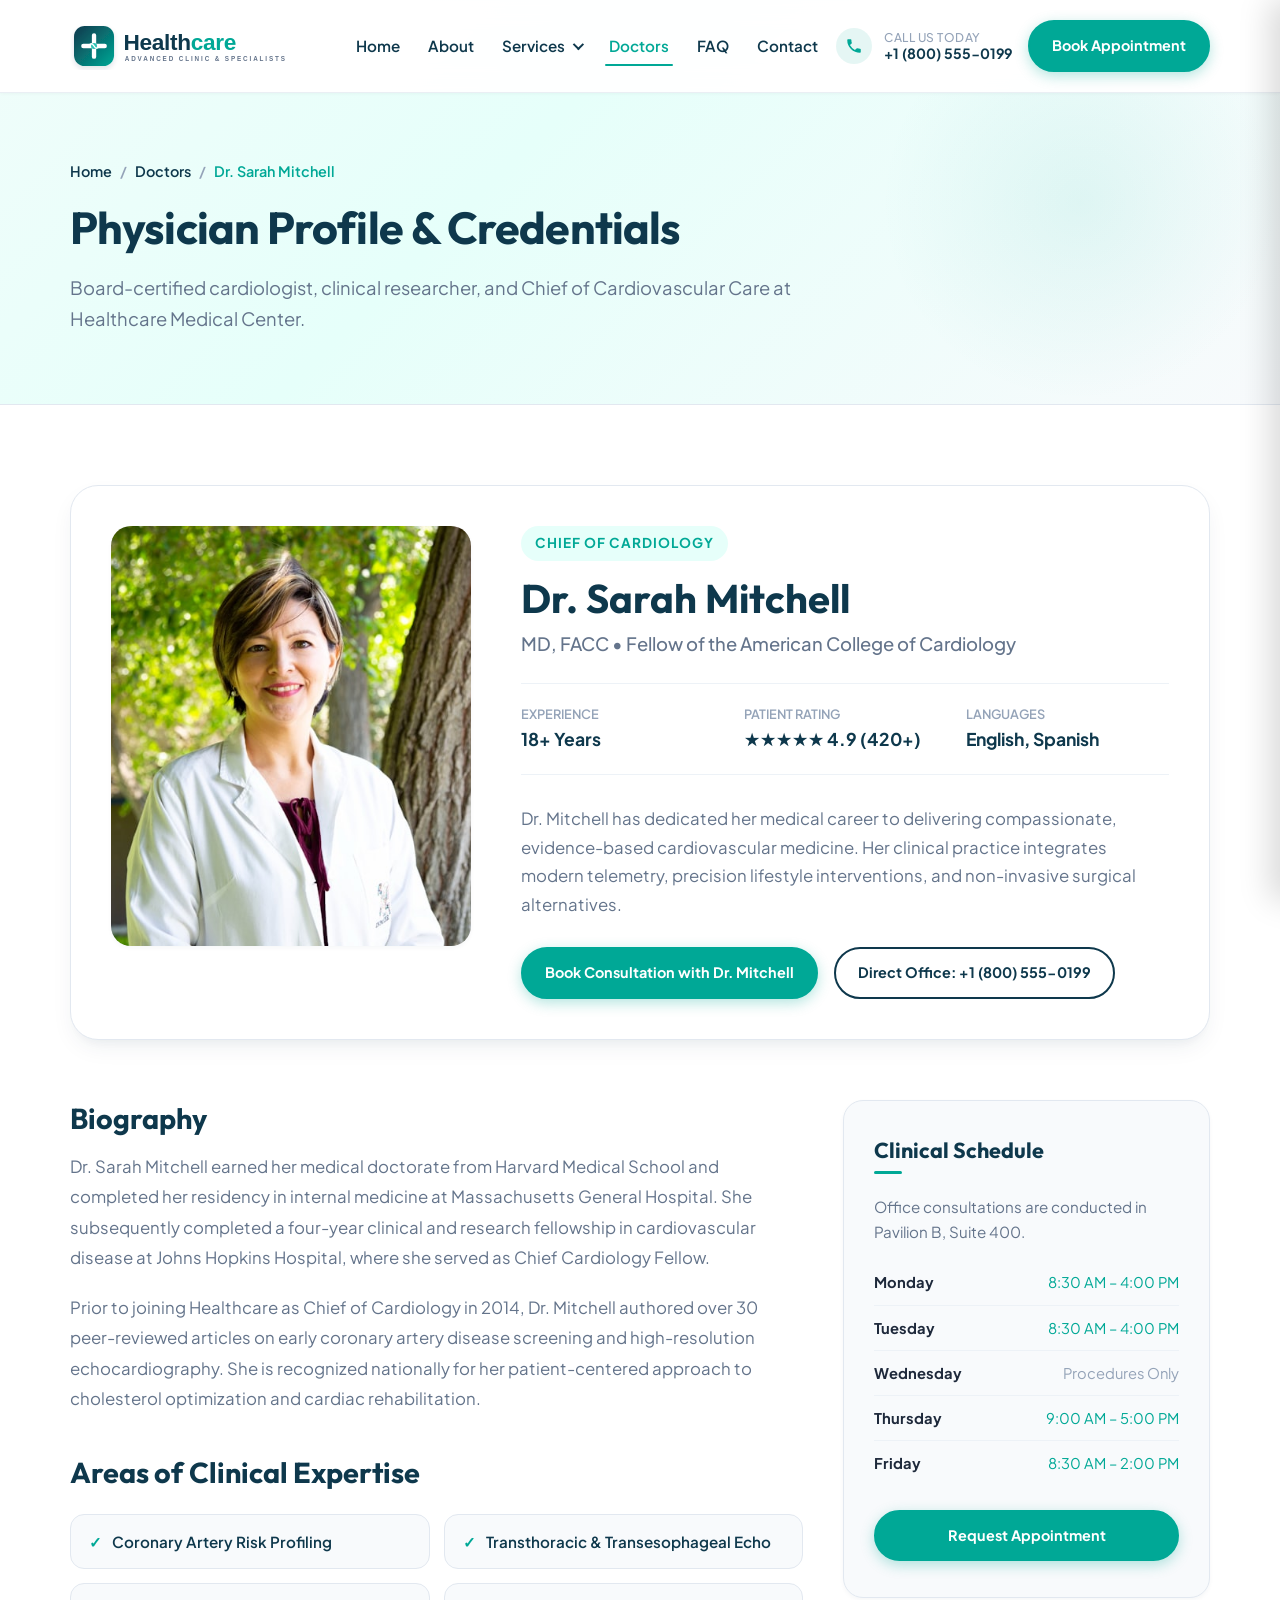
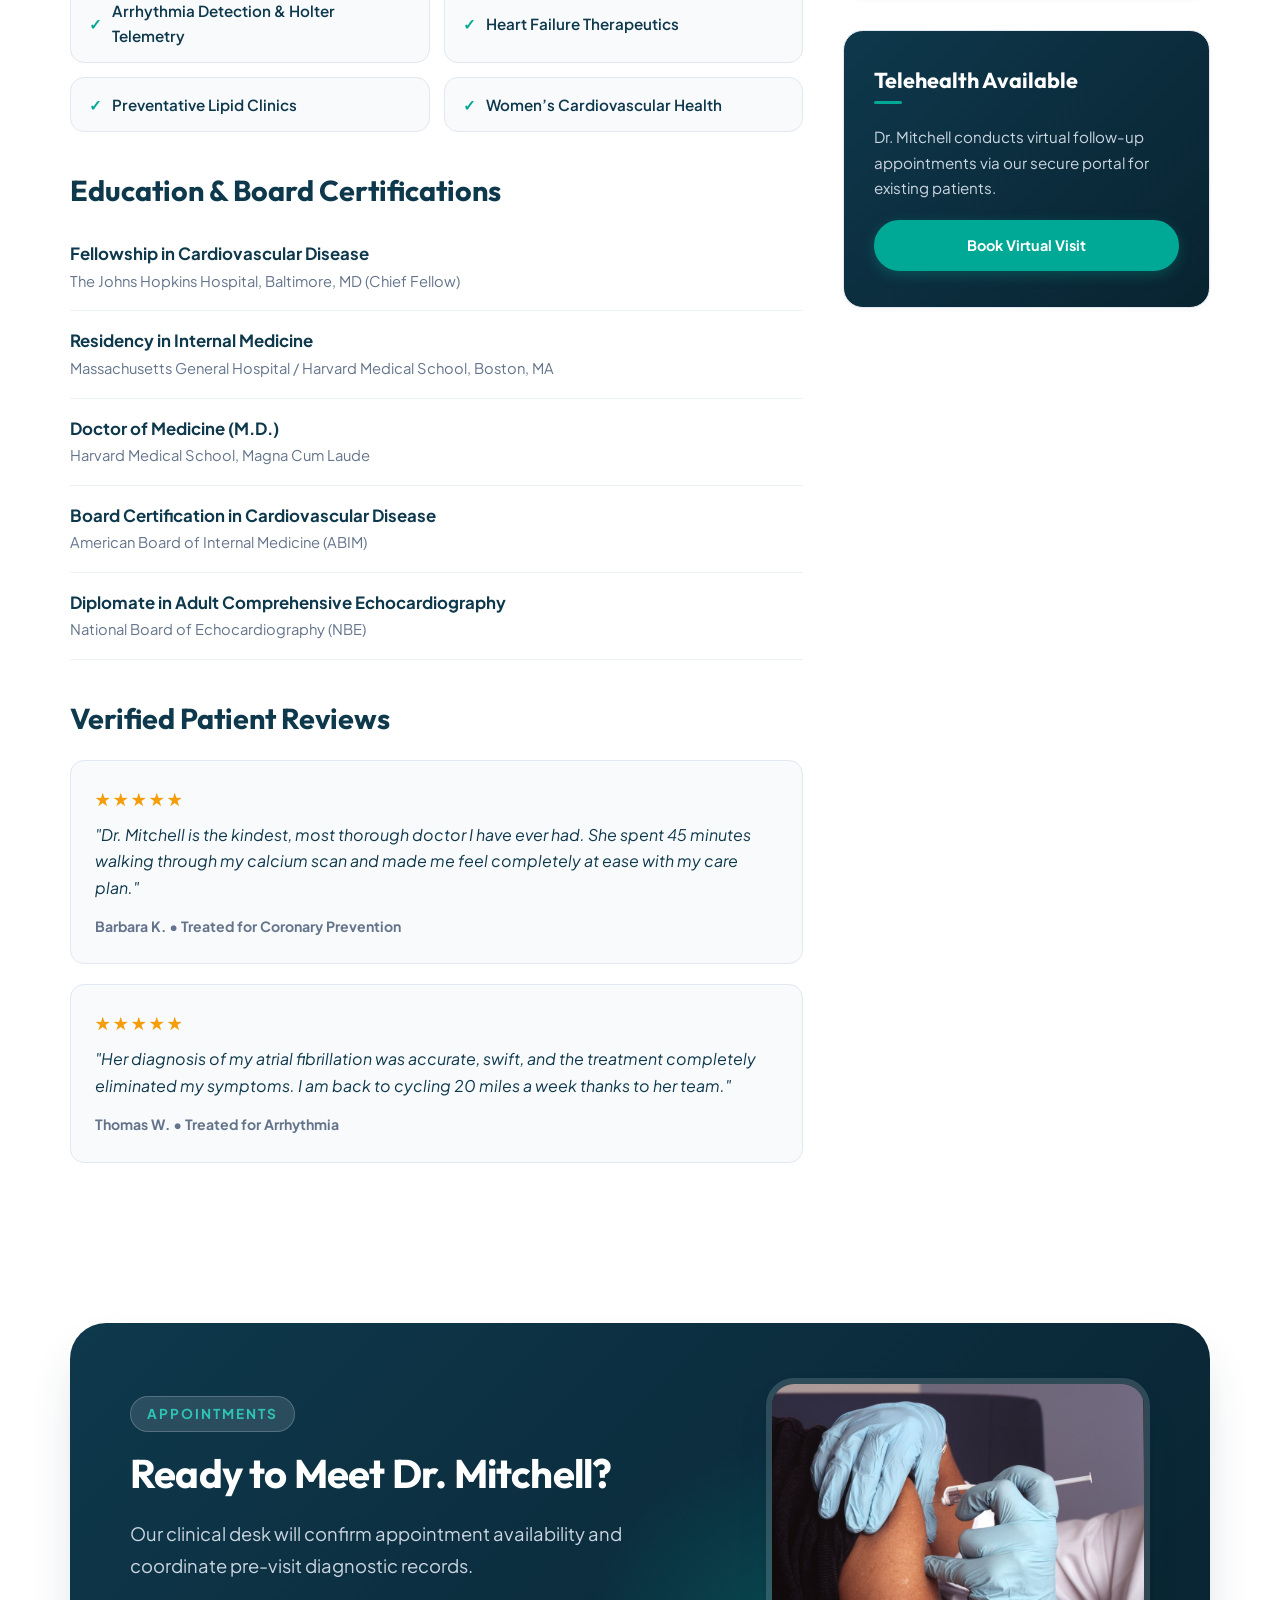
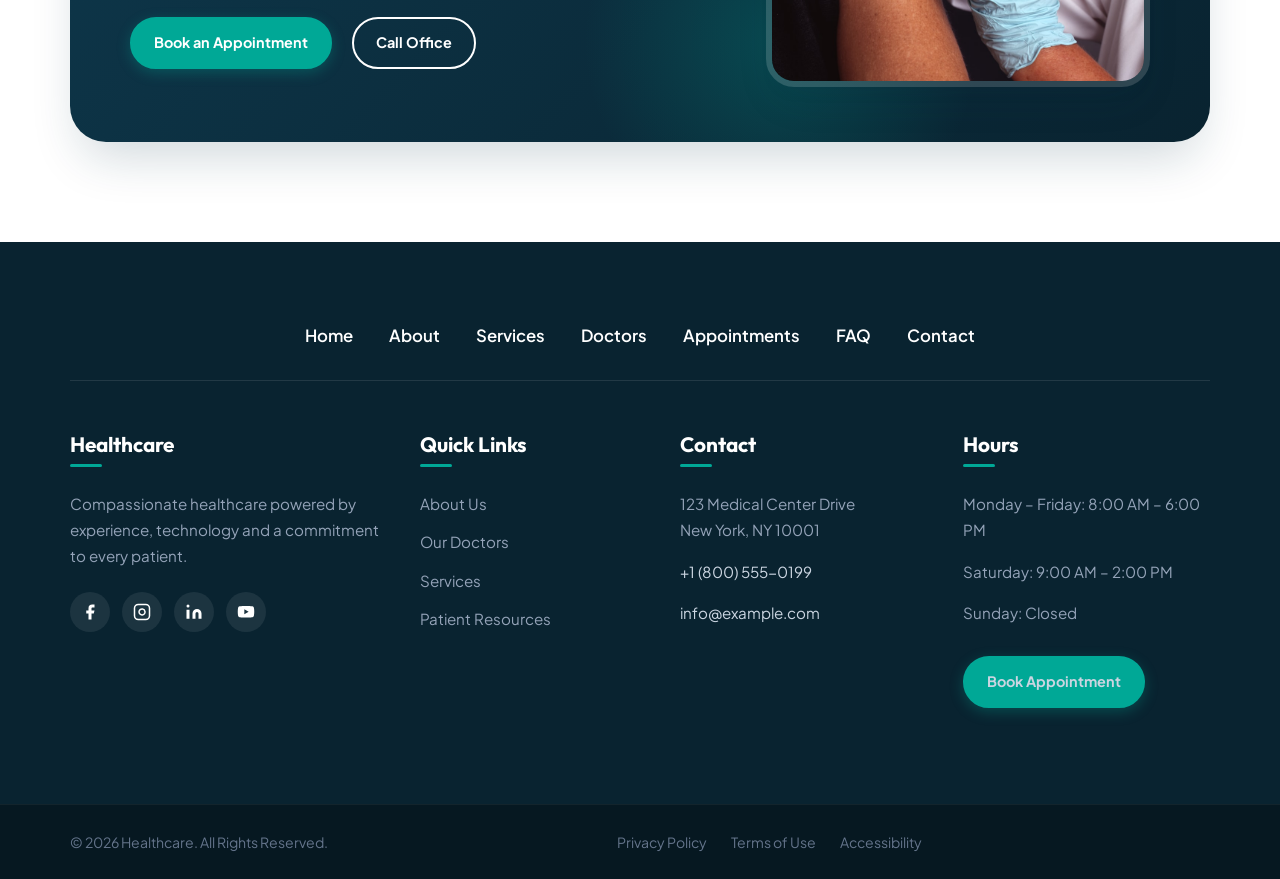
<file: doctor-detail.html>
<!doctype html>
<html lang="en">
<head>
    <meta charset="UTF-8">
    <meta name="viewport" content="width=device-width, initial-scale=1.0">
    <title>Dr. Sarah Mitchell, MD, FACC | Cardiology Specialist</title>
    <meta name="description" content="Read credentials, clinical background, patient reviews, and schedule an appointment with Dr. Sarah Mitchell, Chief of Cardiovascular Medicine.">
    <link rel="canonical" href="doctor-detail.html">

    <!-- Stylesheets -->
    <link rel="stylesheet" href="css/home-page.css">
    <link rel="stylesheet" href="css/home-responsive.css">
    <link rel="stylesheet" href="css/inner-pages.css">
    <link rel="stylesheet" href="css/inner-responsive.css">

    <!-- jQuery -->
    <script src="https://code.jquery.com/jquery-3.7.1.min.js"></script>
</head>

<body>

<div class="wrapper fw">

    <!-- ==================== HEADER ==================== -->
    <div class="head-sec fw f-nav">
        <div class="logo-menu fw">
            <div class="container">
                <div class="logo-menu-container">
                    <div class="logo">
                        <a href="index.html">
                            <img src="images/logo.svg" width="403" height="72" alt="Healthcare">
                        </a>

                        <a class="tab-call" href="tel:+18005550199">
                            <span class="svg-icon">
                                <svg width="16" height="16" viewBox="0 0 24 24" fill="currentColor"><path d="M6.62 10.79a15.053 15.053 0 006.59 6.59l2.2-2.2a1 1 0 011.01-.24c1.12.37 2.33.57 3.58.57a1 1 0 011 1V20a1 1 0 01-1 1A17 17 0 013 4a1 1 0 011-1h3.5a1 1 0 011 1c0 1.25.2 2.46.57 3.58a1 1 0 01-.24 1.01l-2.2 2.2z"/></svg>
                            </span>
                            <span class="text">Call</span>
                        </a>

                        <button type="button" class="showhide" onclick="toggleMenu();" aria-label="Toggle navigation">
                            <span class="menuBar menuBar-1"></span>
                            <span class="menuBar menuBar-2"></span>
                            <span class="menuBar menuBar-3"></span>
                        </button>
                    </div>

                    <div class="topmenu">
                        <ul class="primary-menu">
                            <li><a href="index.html">Home</a></li>
                            <li><a href="about.html">About</a></li>
                            <li class="menu-item-has-children">
                                <a href="services.html">Services</a>
                                <ul class="sub-menu">
                                    <li><a href="service-detail.html">Cardiology</a></li>
                                    <li><a href="services.html">Primary Care</a></li>
                                    <li><a href="services.html">Women's Health</a></li>
                                    <li><a href="services.html">Diagnostics</a></li>
                                </ul>
                            </li>
                            <li class="active"><a href="doctors.html">Doctors</a></li>
                            <li><a href="faq.html">FAQ</a></li>
                            <li><a href="contact.html">Contact</a></li>
                        </ul>
                    </div>

                    <div class="logo-rit">
                        <div class="top-rit">
                            <a class="header-phone" href="tel:+18005550199">
                                <span class="svg-icon">
                                    <svg width="18" height="18" viewBox="0 0 24 24" fill="currentColor"><path d="M6.62 10.79a15.053 15.053 0 006.59 6.59l2.2-2.2a1 1 0 011.01-.24c1.12.37 2.33.57 3.58.57a1 1 0 011 1V20a1 1 0 01-1 1A17 17 0 013 4a1 1 0 011-1h3.5a1 1 0 011 1c0 1.25.2 2.46.57 3.58a1 1 0 01-.24 1.01l-2.2 2.2z"/></svg>
                                </span>
                                <span>
                                    <small>Call Us Today</small>
                                    +1 (800) 555-0199
                                </span>
                            </a>

                            <a href="appointments.html" class="button">Book Appointment</a>
                        </div>
                    </div>
                </div>
            </div>
        </div>

        <div class="mobile-menu-button-container fw">
            <button class="mobileMenuToggle" onclick="toggleMenu();" aria-label="Open mobile menu">
                <span class="svg-icon">
                    <svg width="22" height="22" viewBox="0 0 24 24" fill="none" stroke="currentColor" stroke-width="2" stroke-linecap="round"><line x1="3" y1="12" x2="21" y2="12"/><line x1="3" y1="6" x2="21" y2="6"/><line x1="3" y1="18" x2="21" y2="18"/></svg>
                </span>
                <span class="menu-text">Menu</span>
            </button>

            <a class="mobi-call" href="tel:+18005550199">
                <span class="svg-icon">
                    <svg width="16" height="16" viewBox="0 0 24 24" fill="currentColor"><path d="M6.62 10.79a15.053 15.053 0 006.59 6.59l2.2-2.2a1 1 0 011.01-.24c1.12.37 2.33.57 3.58.57a1 1 0 011 1V20a1 1 0 01-1 1A17 17 0 013 4a1 1 0 011-1h3.5a1 1 0 011 1c0 1.25.2 2.46.57 3.58a1 1 0 01-.24 1.01l-2.2 2.2z"/></svg>
                </span>
                <span class="button-text">Call</span>
            </a>
        </div>
    </div>

    <!-- ==================== MOBILE NAVIGATION DRAWER ==================== -->
    <div class="mobinav">
        <button type="button" class="menuClose" onclick="toggleMenu();" aria-label="Close mobile menu">&times;</button>
        <ul class="primary-menu">
            <li><a href="index.html">Home</a></li>
            <li><a href="about.html">About</a></li>
            <li class="menu-item-has-children">
                <a href="services.html">Services</a>
                <span class="drop close"></span>
                <ul class="sub-menu">
                    <li><a href="service-detail.html">Cardiology</a></li>
                    <li><a href="services.html">Primary Care</a></li>
                    <li><a href="services.html">Women's Health</a></li>
                    <li><a href="services.html">Diagnostics</a></li>
                </ul>
            </li>
            <li><a href="doctors.html">Doctors</a></li>
            <li><a href="faq.html">FAQ</a></li>
            <li><a href="contact.html">Contact</a></li>
        </ul>
        <div class="top-call">
            <p>
                <a href="tel:+18005550199">
                    <span>Call Us Today</span>
                    +1 (800) 555-0199
                </a>
            </p>
        </div>
    </div>
    <div class="mobinav-backdrop"></div>

    <!-- ==================== INNER BANNER ==================== -->
    <div class="inner-banner fw">
        <div class="container">
            <div class="banner-inner-content">
                <ul class="breadcrumb">
                    <li><a href="index.html">Home</a></li>
                    <li><a href="doctors.html">Doctors</a></li>
                    <li class="active">Dr. Sarah Mitchell</li>
                </ul>
                <h1>Physician Profile &amp; Credentials</h1>
                <p>
                    Board-certified cardiologist, clinical researcher, and Chief of Cardiovascular Care at Healthcare Medical Center.
                </p>
            </div>
        </div>
    </div>

    <!-- ==================== DOCTOR PROFILE SECTION ==================== -->
    <section class="doctor-profile-sec fw">
        <div class="container">
            <!-- Profile Top Card -->
            <div class="profile-card-top">
                <div class="profile-avatar-box">
                    <img src="images/doctor-1.jpg" alt="Dr. Sarah Mitchell">
                </div>

                <div class="profile-info-header">
                    <span class="badge">Chief of Cardiology</span>
                    <h2>Dr. Sarah Mitchell</h2>
                    <p class="sub">MD, FACC • Fellow of the American College of Cardiology</p>

                    <div class="quick-meta-list">
                        <div class="meta-item">
                            <small>Experience</small>
                            <strong>18+ Years</strong>
                        </div>
                        <div class="meta-item">
                            <small>Patient Rating</small>
                            <strong>★★★★★ 4.9 (420+)</strong>
                        </div>
                        <div class="meta-item">
                            <small>Languages</small>
                            <strong>English, Spanish</strong>
                        </div>
                    </div>

                    <p style="font-size: 1.05rem; line-height: 1.7; margin-bottom: 28px;">
                        Dr. Mitchell has dedicated her medical career to delivering compassionate, evidence-based cardiovascular medicine. Her clinical practice integrates modern telemetry, precision lifestyle interventions, and non-invasive surgical alternatives.
                    </p>

                    <div style="display: flex; gap: 16px; flex-wrap: wrap;">
                        <a href="appointments.html" class="button">Book Consultation with Dr. Mitchell</a>
                        <a href="tel:+18005550199" class="outline-button">Direct Office: +1 (800) 555-0199</a>
                    </div>
                </div>
            </div>

            <!-- Doctor Bio, Education, Reviews Layout -->
            <div class="doctor-bio-layout">
                <div class="bio-section">
                    <h3>Biography</h3>
                    <p>
                        Dr. Sarah Mitchell earned her medical doctorate from Harvard Medical School and completed her residency in internal medicine at Massachusetts General Hospital. She subsequently completed a four-year clinical and research fellowship in cardiovascular disease at Johns Hopkins Hospital, where she served as Chief Cardiology Fellow.
                    </p>
                    <p>
                        Prior to joining Healthcare as Chief of Cardiology in 2014, Dr. Mitchell authored over 30 peer-reviewed articles on early coronary artery disease screening and high-resolution echocardiography. She is recognized nationally for her patient-centered approach to cholesterol optimization and cardiac rehabilitation.
                    </p>

                    <h3>Areas of Clinical Expertise</h3>
                    <div class="conditions-grid" style="grid-template-columns: repeat(2, 1fr);">
                        <div class="condition-badge">Coronary Artery Risk Profiling</div>
                        <div class="condition-badge">Transthoracic &amp; Transesophageal Echo</div>
                        <div class="condition-badge">Arrhythmia Detection &amp; Holter Telemetry</div>
                        <div class="condition-badge">Heart Failure Therapeutics</div>
                        <div class="condition-badge">Preventative Lipid Clinics</div>
                        <div class="condition-badge">Women’s Cardiovascular Health</div>
                    </div>

                    <h3>Education &amp; Board Certifications</h3>
                    <ul class="edu-list">
                        <li>
                            <strong>Fellowship in Cardiovascular Disease</strong>
                            <span>The Johns Hopkins Hospital, Baltimore, MD (Chief Fellow)</span>
                        </li>
                        <li>
                            <strong>Residency in Internal Medicine</strong>
                            <span>Massachusetts General Hospital / Harvard Medical School, Boston, MA</span>
                        </li>
                        <li>
                            <strong>Doctor of Medicine (M.D.)</strong>
                            <span>Harvard Medical School, Magna Cum Laude</span>
                        </li>
                        <li>
                            <strong>Board Certification in Cardiovascular Disease</strong>
                            <span>American Board of Internal Medicine (ABIM)</span>
                        </li>
                        <li>
                            <strong>Diplomate in Adult Comprehensive Echocardiography</strong>
                            <span>National Board of Echocardiography (NBE)</span>
                        </li>
                    </ul>

                    <h3>Verified Patient Reviews</h3>
                    <div class="reviews-list">
                        <div class="review-item">
                            <div class="review-stars">★★★★★</div>
                            <blockquote>"Dr. Mitchell is the kindest, most thorough doctor I have ever had. She spent 45 minutes walking through my calcium scan and made me feel completely at ease with my care plan."</blockquote>
                            <span class="author">Barbara K. • Treated for Coronary Prevention</span>
                        </div>

                        <div class="review-item">
                            <div class="review-stars">★★★★★</div>
                            <blockquote>"Her diagnosis of my atrial fibrillation was accurate, swift, and the treatment completely eliminated my symptoms. I am back to cycling 20 miles a week thanks to her team."</blockquote>
                            <span class="author">Thomas W. • Treated for Arrhythmia</span>
                        </div>
                    </div>
                </div>

                <!-- Sidebar Schedule & Info -->
                <aside class="service-sidebar">
                    <div class="sidebar-widget">
                        <h3>Clinical Schedule</h3>
                        <p style="font-size: 0.95rem; margin-bottom: 16px;">Office consultations are conducted in Pavilion B, Suite 400.</p>
                        <table style="width: 100%; font-size: 0.92rem; border-collapse: collapse; margin-bottom: 24px;">
                            <tr style="border-bottom: 1px solid var(--border-subtle);">
                                <td style="padding: 10px 0; font-weight: 700;">Monday</td>
                                <td style="padding: 10px 0; text-align: right; color: var(--secondary-teal);">8:30 AM – 4:00 PM</td>
                            </tr>
                            <tr style="border-bottom: 1px solid var(--border-subtle);">
                                <td style="padding: 10px 0; font-weight: 700;">Tuesday</td>
                                <td style="padding: 10px 0; text-align: right; color: var(--secondary-teal);">8:30 AM – 4:00 PM</td>
                            </tr>
                            <tr style="border-bottom: 1px solid var(--border-subtle);">
                                <td style="padding: 10px 0; font-weight: 700;">Wednesday</td>
                                <td style="padding: 10px 0; text-align: right; color: var(--text-muted);">Procedures Only</td>
                            </tr>
                            <tr style="border-bottom: 1px solid var(--border-subtle);">
                                <td style="padding: 10px 0; font-weight: 700;">Thursday</td>
                                <td style="padding: 10px 0; text-align: right; color: var(--secondary-teal);">9:00 AM – 5:00 PM</td>
                            </tr>
                            <tr>
                                <td style="padding: 10px 0; font-weight: 700;">Friday</td>
                                <td style="padding: 10px 0; text-align: right; color: var(--secondary-teal);">8:30 AM – 2:00 PM</td>
                            </tr>
                        </table>

                        <a href="appointments.html" class="button" style="width: 100%;">Request Appointment</a>
                    </div>

                    <div class="sidebar-widget sidebar-cta-widget">
                        <h3>Telehealth Available</h3>
                        <p>Dr. Mitchell conducts virtual follow-up appointments via our secure portal for existing patients.</p>
                        <a href="appointments.html" class="button button-white" style="width: 100%;">Book Virtual Visit</a>
                    </div>
                </aside>
            </div>
        </div>
    </section>

    <!-- ==================== APPOINTMENT CTA ==================== -->
    <section class="hm-appointment fw">
        <div class="container">
            <div class="appointment-box">
                <div class="appointment-content">
                    <span class="section-label">APPOINTMENTS</span>
                    <h2>Ready to Meet Dr. Mitchell?</h2>
                    <p>
                        Our clinical desk will confirm appointment availability and coordinate pre-visit diagnostic records.
                    </p>

                    <div class="appointment-actions">
                        <a href="appointments.html" class="button">Book an Appointment</a>
                        <a href="tel:+18005550199" class="outline-button">Call Office</a>
                    </div>
                </div>

                <div class="appointment-image">
                    <img src="images/appointment-doc.jpg" alt="Medical consultation">
                </div>
            </div>
        </div>
    </section>

    <!-- ==================== FOOTER ==================== -->
    <div class="site-footer fw">
        <div class="container">
            <div class="ftmenu fw">
                <ul class="footer-menu">
                    <li><a href="index.html">Home</a></li>
                    <li><a href="about.html">About</a></li>
                    <li><a href="services.html">Services</a></li>
                    <li><a href="doctors.html">Doctors</a></li>
                    <li><a href="appointments.html">Appointments</a></li>
                    <li><a href="faq.html">FAQ</a></li>
                    <li><a href="contact.html">Contact</a></li>
                </ul>
            </div>

            <div class="ftr-blocks fw">
                <div class="footer-column">
                    <h3>Healthcare</h3>
                    <p>Compassionate healthcare powered by experience, technology and a commitment to every patient.</p>
                    <div class="social-links">
                        <a href="#" aria-label="Facebook"><svg width="18" height="18" fill="currentColor" viewBox="0 0 24 24"><path d="M18 2h-3a5 5 0 00-5 5v3H7v4h3v8h4v-8h3l1-4h-4V7a1 1 0 011-1h3z"/></svg></a>
                        <a href="#" aria-label="Instagram"><svg width="18" height="18" fill="none" stroke="currentColor" stroke-width="2" viewBox="0 0 24 24"><rect x="2" y="2" width="20" height="20" rx="5" ry="5"/><path d="M16 11.37A4 4 0 1112.63 8 4 4 0 0116 11.37z"/><line x1="17.5" y1="6.5" x2="17.51" y2="6.5"/></svg></a>
                        <a href="#" aria-label="LinkedIn"><svg width="18" height="18" fill="currentColor" viewBox="0 0 24 24"><path d="M16 8a6 6 0 016 6v7h-4v-7a2 2 0 00-2-2 2 2 0 00-2 2v7h-4v-7a6 6 0 016-6zM2 9h4v12H2z"/><circle cx="4" cy="4" r="2"/></svg></a>
                        <a href="#" aria-label="YouTube"><svg width="18" height="18" fill="currentColor" viewBox="0 0 24 24"><path d="M22.54 6.42a2.78 2.78 0 00-1.94-2C18.88 4 12 4 12 4s-6.88 0-8.6.46a2.78 2.78 0 00-1.94 2A29 29 0 001 11.75a29 29 0 00.46 5.33A2.78 2.78 0 003.4 19c1.72.46 8.6.46 8.6.46s6.88 0 8.6-.46a2.78 2.78 0 001.94-2 29 29 0 00.46-5.25 29 29 0 00-.46-5.33zM9.75 15.02l.02-6.54 5.75 3.27-5.77 3.27z"/></svg></a>
                    </div>
                </div>

                <div class="footer-column">
                    <h3>Quick Links</h3>
                    <ul>
                        <li><a href="about.html">About Us</a></li>
                        <li><a href="doctors.html">Our Doctors</a></li>
                        <li><a href="services.html">Services</a></li>
                        <li><a href="faq.html">Patient Resources</a></li>
                    </ul>
                </div>

                <div class="footer-column">
                    <h3>Contact</h3>
                    <p>
                        123 Medical Center Drive<br>
                        New York, NY 10001
                    </p>
                    <p><a href="tel:+18005550199">+1 (800) 555-0199</a></p>
                    <p><a href="mailto:info@example.com">info@example.com</a></p>
                </div>

                <div class="footer-column">
                    <h3>Hours</h3>
                    <p>Monday – Friday: 8:00 AM – 6:00 PM</p>
                    <p>Saturday: 9:00 AM – 2:00 PM</p>
                    <p>Sunday: Closed</p>

                    <a href="appointments.html" class="button">Book Appointment</a>
                </div>
            </div>
        </div>

        <div class="copyrights fw">
            <div class="container">
                <div class="cpy-inr">
                    <p class="copy-para">© 2026 Healthcare. All Rights Reserved.</p>
                </div>
                <div class="ftrlink">
                    <ul class="copyrightmenu">
                        <li><a href="#">Privacy Policy</a></li>
                        <li><a href="#">Terms of Use</a></li>
                        <li><a href="#">Accessibility</a></li>
                    </ul>
                </div>
            </div>
        </div>
    </div>

</div>

<!-- Scripts -->
<script src="js/custom.js"></script>

</body>
</html>
</file>
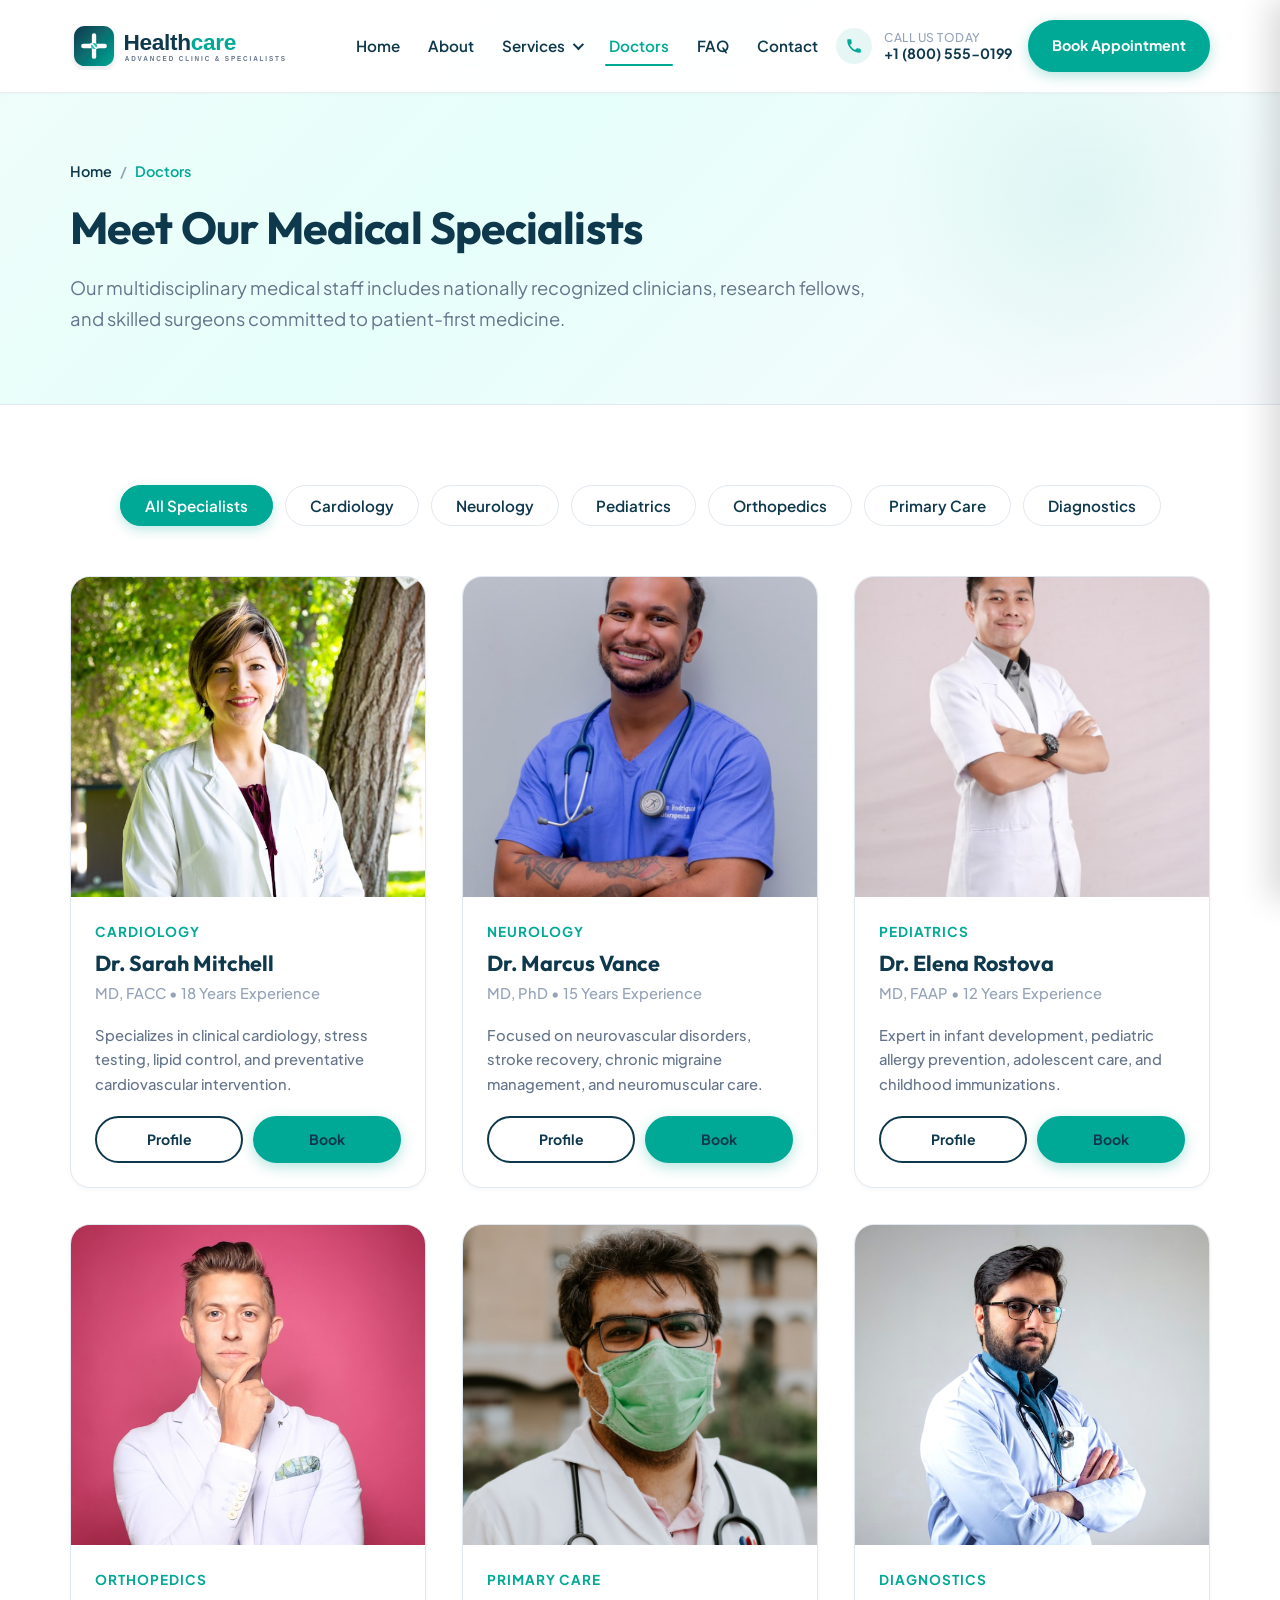
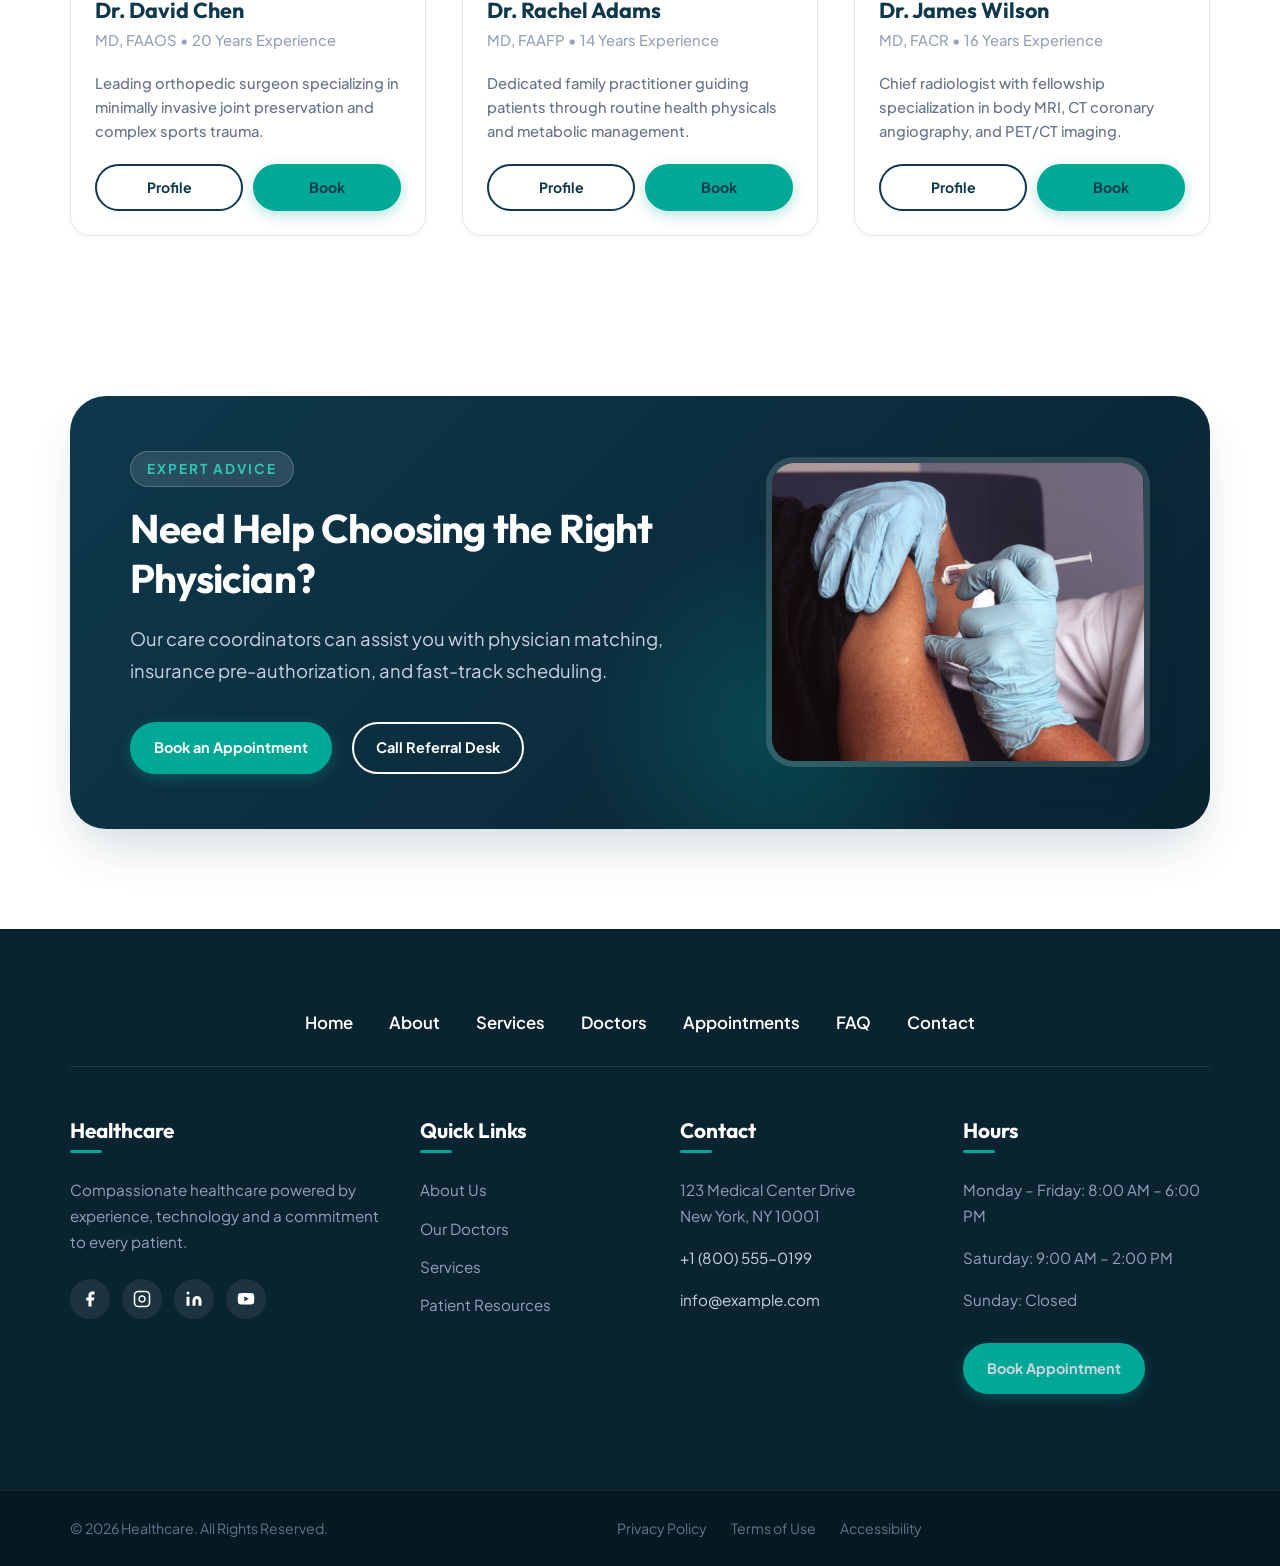
<file: doctors.html>
<!doctype html>
<html lang="en">
<head>
    <meta charset="UTF-8">
    <meta name="viewport" content="width=device-width, initial-scale=1.0">
    <title>Our Doctors & Specialists | Healthcare</title>
    <meta name="description" content="Meet our board-certified medical physicians and surgeons. Filter by specialty and book a direct consultation online.">
    <link rel="canonical" href="doctors.html">

    <!-- Stylesheets -->
    <link rel="stylesheet" href="css/home-page.css">
    <link rel="stylesheet" href="css/home-responsive.css">
    <link rel="stylesheet" href="css/inner-pages.css">
    <link rel="stylesheet" href="css/inner-responsive.css">

    <!-- jQuery -->
    <script src="https://code.jquery.com/jquery-3.7.1.min.js"></script>
</head>

<body>

<div class="wrapper fw">

    <!-- ==================== HEADER ==================== -->
    <div class="head-sec fw f-nav">
        <div class="logo-menu fw">
            <div class="container">
                <div class="logo-menu-container">
                    <div class="logo">
                        <a href="index.html">
                            <img src="images/logo.svg" width="403" height="72" alt="Healthcare">
                        </a>

                        <a class="tab-call" href="tel:+18005550199">
                            <span class="svg-icon">
                                <svg width="16" height="16" viewBox="0 0 24 24" fill="currentColor"><path d="M6.62 10.79a15.053 15.053 0 006.59 6.59l2.2-2.2a1 1 0 011.01-.24c1.12.37 2.33.57 3.58.57a1 1 0 011 1V20a1 1 0 01-1 1A17 17 0 013 4a1 1 0 011-1h3.5a1 1 0 011 1c0 1.25.2 2.46.57 3.58a1 1 0 01-.24 1.01l-2.2 2.2z"/></svg>
                            </span>
                            <span class="text">Call</span>
                        </a>

                        <button type="button" class="showhide" onclick="toggleMenu();" aria-label="Toggle navigation">
                            <span class="menuBar menuBar-1"></span>
                            <span class="menuBar menuBar-2"></span>
                            <span class="menuBar menuBar-3"></span>
                        </button>
                    </div>

                    <div class="topmenu">
                        <ul class="primary-menu">
                            <li><a href="index.html">Home</a></li>
                            <li><a href="about.html">About</a></li>
                            <li class="menu-item-has-children">
                                <a href="services.html">Services</a>
                                <ul class="sub-menu">
                                    <li><a href="service-detail.html">Cardiology</a></li>
                                    <li><a href="services.html">Primary Care</a></li>
                                    <li><a href="services.html">Women's Health</a></li>
                                    <li><a href="services.html">Diagnostics</a></li>
                                </ul>
                            </li>
                            <li class="active"><a href="doctors.html">Doctors</a></li>
                            <li><a href="faq.html">FAQ</a></li>
                            <li><a href="contact.html">Contact</a></li>
                        </ul>
                    </div>

                    <div class="logo-rit">
                        <div class="top-rit">
                            <a class="header-phone" href="tel:+18005550199">
                                <span class="svg-icon">
                                    <svg width="18" height="18" viewBox="0 0 24 24" fill="currentColor"><path d="M6.62 10.79a15.053 15.053 0 006.59 6.59l2.2-2.2a1 1 0 011.01-.24c1.12.37 2.33.57 3.58.57a1 1 0 011 1V20a1 1 0 01-1 1A17 17 0 013 4a1 1 0 011-1h3.5a1 1 0 011 1c0 1.25.2 2.46.57 3.58a1 1 0 01-.24 1.01l-2.2 2.2z"/></svg>
                                </span>
                                <span>
                                    <small>Call Us Today</small>
                                    +1 (800) 555-0199
                                </span>
                            </a>

                            <a href="appointments.html" class="button">Book Appointment</a>
                        </div>
                    </div>
                </div>
            </div>
        </div>

        <div class="mobile-menu-button-container fw">
            <button class="mobileMenuToggle" onclick="toggleMenu();" aria-label="Open mobile menu">
                <span class="svg-icon">
                    <svg width="22" height="22" viewBox="0 0 24 24" fill="none" stroke="currentColor" stroke-width="2" stroke-linecap="round"><line x1="3" y1="12" x2="21" y2="12"/><line x1="3" y1="6" x2="21" y2="6"/><line x1="3" y1="18" x2="21" y2="18"/></svg>
                </span>
                <span class="menu-text">Menu</span>
            </button>

            <a class="mobi-call" href="tel:+18005550199">
                <span class="svg-icon">
                    <svg width="16" height="16" viewBox="0 0 24 24" fill="currentColor"><path d="M6.62 10.79a15.053 15.053 0 006.59 6.59l2.2-2.2a1 1 0 011.01-.24c1.12.37 2.33.57 3.58.57a1 1 0 011 1V20a1 1 0 01-1 1A17 17 0 013 4a1 1 0 011-1h3.5a1 1 0 011 1c0 1.25.2 2.46.57 3.58a1 1 0 01-.24 1.01l-2.2 2.2z"/></svg>
                </span>
                <span class="button-text">Call</span>
            </a>
        </div>
    </div>

    <!-- ==================== MOBILE NAVIGATION DRAWER ==================== -->
    <div class="mobinav">
        <button type="button" class="menuClose" onclick="toggleMenu();" aria-label="Close mobile menu">&times;</button>
        <ul class="primary-menu">
            <li><a href="index.html">Home</a></li>
            <li><a href="about.html">About</a></li>
            <li class="menu-item-has-children">
                <a href="services.html">Services</a>
                <span class="drop close"></span>
                <ul class="sub-menu">
                    <li><a href="service-detail.html">Cardiology</a></li>
                    <li><a href="services.html">Primary Care</a></li>
                    <li><a href="services.html">Women's Health</a></li>
                    <li><a href="services.html">Diagnostics</a></li>
                </ul>
            </li>
            <li><a href="doctors.html">Doctors</a></li>
            <li><a href="faq.html">FAQ</a></li>
            <li><a href="contact.html">Contact</a></li>
        </ul>
        <div class="top-call">
            <p>
                <a href="tel:+18005550199">
                    <span>Call Us Today</span>
                    +1 (800) 555-0199
                </a>
            </p>
        </div>
    </div>
    <div class="mobinav-backdrop"></div>

    <!-- ==================== INNER BANNER ==================== -->
    <div class="inner-banner fw">
        <div class="container">
            <div class="banner-inner-content">
                <ul class="breadcrumb">
                    <li><a href="index.html">Home</a></li>
                    <li class="active">Doctors</li>
                </ul>
                <h1>Meet Our Medical Specialists</h1>
                <p>
                    Our multidisciplinary medical staff includes nationally recognized clinicians, research fellows, and skilled surgeons committed to patient-first medicine.
                </p>
            </div>
        </div>
    </div>

    <!-- ==================== DOCTORS DIRECTORY ==================== -->
    <section class="doctors-directory-sec fw">
        <div class="container">
            <!-- Specialty Filter Buttons -->
            <div class="filter-bar-wrapper doctor-filter-bar">
                <button type="button" class="filter-btn active" data-filter="all">All Specialists</button>
                <button type="button" class="filter-btn" data-filter="cardiology">Cardiology</button>
                <button type="button" class="filter-btn" data-filter="neurology">Neurology</button>
                <button type="button" class="filter-btn" data-filter="pediatrics">Pediatrics</button>
                <button type="button" class="filter-btn" data-filter="orthopedics">Orthopedics</button>
                <button type="button" class="filter-btn" data-filter="primary-care">Primary Care</button>
                <button type="button" class="filter-btn" data-filter="diagnostics">Diagnostics</button>
            </div>

            <!-- Doctor Cards Catalog -->
            <div class="doctors-grid-catalog">
                <!-- Doctor 1: Cardiology -->
                <article class="doctor-card doctor-item" data-category="cardiology">
                    <div class="doctor-image">
                        <img src="images/doctor-1.jpg" alt="Dr. Sarah Mitchell">
                    </div>
                    <div class="doctor-content">
                        <span class="specialty">Cardiology</span>
                        <h3>Dr. Sarah Mitchell</h3>
                        <p>MD, FACC • 18 Years Experience</p>
                        <p style="font-size: 0.92rem; color: var(--text-secondary); margin-bottom: 20px;">Specializes in clinical cardiology, stress testing, lipid control, and preventative cardiovascular intervention.</p>
                        <div style="display: flex; gap: 10px; margin-top: auto;">
                            <a href="doctor-detail.html" class="outline-button" style="flex: 1; padding: 10px 14px; font-size: 0.88rem;">Profile</a>
                            <a href="appointments.html" class="button" style="flex: 1; padding: 10px 14px; font-size: 0.88rem;">Book</a>
                        </div>
                    </div>
                </article>

                <!-- Doctor 2: Neurology -->
                <article class="doctor-card doctor-item" data-category="neurology">
                    <div class="doctor-image">
                        <img src="images/doctor-2.jpg" alt="Dr. Marcus Vance">
                    </div>
                    <div class="doctor-content">
                        <span class="specialty">Neurology</span>
                        <h3>Dr. Marcus Vance</h3>
                        <p>MD, PhD • 15 Years Experience</p>
                        <p style="font-size: 0.92rem; color: var(--text-secondary); margin-bottom: 20px;">Focused on neurovascular disorders, stroke recovery, chronic migraine management, and neuromuscular care.</p>
                        <div style="display: flex; gap: 10px; margin-top: auto;">
                            <a href="doctor-detail.html" class="outline-button" style="flex: 1; padding: 10px 14px; font-size: 0.88rem;">Profile</a>
                            <a href="appointments.html" class="button" style="flex: 1; padding: 10px 14px; font-size: 0.88rem;">Book</a>
                        </div>
                    </div>
                </article>

                <!-- Doctor 3: Pediatrics -->
                <article class="doctor-card doctor-item" data-category="pediatrics">
                    <div class="doctor-image">
                        <img src="images/doctor-3.jpg" alt="Dr. Elena Rostova">
                    </div>
                    <div class="doctor-content">
                        <span class="specialty">Pediatrics</span>
                        <h3>Dr. Elena Rostova</h3>
                        <p>MD, FAAP • 12 Years Experience</p>
                        <p style="font-size: 0.92rem; color: var(--text-secondary); margin-bottom: 20px;">Expert in infant development, pediatric allergy prevention, adolescent care, and childhood immunizations.</p>
                        <div style="display: flex; gap: 10px; margin-top: auto;">
                            <a href="doctor-detail.html" class="outline-button" style="flex: 1; padding: 10px 14px; font-size: 0.88rem;">Profile</a>
                            <a href="appointments.html" class="button" style="flex: 1; padding: 10px 14px; font-size: 0.88rem;">Book</a>
                        </div>
                    </div>
                </article>

                <!-- Doctor 4: Orthopedics -->
                <article class="doctor-card doctor-item" data-category="orthopedics">
                    <div class="doctor-image">
                        <img src="images/doctor-4.jpg" alt="Dr. David Chen">
                    </div>
                    <div class="doctor-content">
                        <span class="specialty">Orthopedics</span>
                        <h3>Dr. David Chen</h3>
                        <p>MD, FAAOS • 20 Years Experience</p>
                        <p style="font-size: 0.92rem; color: var(--text-secondary); margin-bottom: 20px;">Leading orthopedic surgeon specializing in minimally invasive joint preservation and complex sports trauma.</p>
                        <div style="display: flex; gap: 10px; margin-top: auto;">
                            <a href="doctor-detail.html" class="outline-button" style="flex: 1; padding: 10px 14px; font-size: 0.88rem;">Profile</a>
                            <a href="appointments.html" class="button" style="flex: 1; padding: 10px 14px; font-size: 0.88rem;">Book</a>
                        </div>
                    </div>
                </article>

                <!-- Doctor 5: Primary Care -->
                <article class="doctor-card doctor-item" data-category="primary-care">
                    <div class="doctor-image">
                        <img src="images/doctor-5.jpg" alt="Dr. Rachel Adams">
                    </div>
                    <div class="doctor-content">
                        <span class="specialty">Primary Care</span>
                        <h3>Dr. Rachel Adams</h3>
                        <p>MD, FAAFP • 14 Years Experience</p>
                        <p style="font-size: 0.92rem; color: var(--text-secondary); margin-bottom: 20px;">Dedicated family practitioner guiding patients through routine health physicals and metabolic management.</p>
                        <div style="display: flex; gap: 10px; margin-top: auto;">
                            <a href="doctor-detail.html" class="outline-button" style="flex: 1; padding: 10px 14px; font-size: 0.88rem;">Profile</a>
                            <a href="appointments.html" class="button" style="flex: 1; padding: 10px 14px; font-size: 0.88rem;">Book</a>
                        </div>
                    </div>
                </article>

                <!-- Doctor 6: Diagnostics -->
                <article class="doctor-card doctor-item" data-category="diagnostics">
                    <div class="doctor-image">
                        <img src="images/doctor-6.jpg" alt="Dr. James Wilson">
                    </div>
                    <div class="doctor-content">
                        <span class="specialty">Diagnostics</span>
                        <h3>Dr. James Wilson</h3>
                        <p>MD, FACR • 16 Years Experience</p>
                        <p style="font-size: 0.92rem; color: var(--text-secondary); margin-bottom: 20px;">Chief radiologist with fellowship specialization in body MRI, CT coronary angiography, and PET/CT imaging.</p>
                        <div style="display: flex; gap: 10px; margin-top: auto;">
                            <a href="doctor-detail.html" class="outline-button" style="flex: 1; padding: 10px 14px; font-size: 0.88rem;">Profile</a>
                            <a href="appointments.html" class="button" style="flex: 1; padding: 10px 14px; font-size: 0.88rem;">Book</a>
                        </div>
                    </div>
                </article>
            </div>
        </div>
    </section>

    <!-- ==================== APPOINTMENT CTA ==================== -->
    <section class="hm-appointment fw">
        <div class="container">
            <div class="appointment-box">
                <div class="appointment-content">
                    <span class="section-label">EXPERT ADVICE</span>
                    <h2>Need Help Choosing the Right Physician?</h2>
                    <p>
                        Our care coordinators can assist you with physician matching, insurance pre-authorization, and fast-track scheduling.
                    </p>

                    <div class="appointment-actions">
                        <a href="appointments.html" class="button">Book an Appointment</a>
                        <a href="tel:+18005550199" class="outline-button">Call Referral Desk</a>
                    </div>
                </div>

                <div class="appointment-image">
                    <img src="images/appointment-doc.jpg" alt="Medical consultation">
                </div>
            </div>
        </div>
    </section>

    <!-- ==================== FOOTER ==================== -->
    <div class="site-footer fw">
        <div class="container">
            <div class="ftmenu fw">
                <ul class="footer-menu">
                    <li><a href="index.html">Home</a></li>
                    <li><a href="about.html">About</a></li>
                    <li><a href="services.html">Services</a></li>
                    <li><a href="doctors.html">Doctors</a></li>
                    <li><a href="appointments.html">Appointments</a></li>
                    <li><a href="faq.html">FAQ</a></li>
                    <li><a href="contact.html">Contact</a></li>
                </ul>
            </div>

            <div class="ftr-blocks fw">
                <div class="footer-column">
                    <h3>Healthcare</h3>
                    <p>Compassionate healthcare powered by experience, technology and a commitment to every patient.</p>
                    <div class="social-links">
                        <a href="#" aria-label="Facebook"><svg width="18" height="18" fill="currentColor" viewBox="0 0 24 24"><path d="M18 2h-3a5 5 0 00-5 5v3H7v4h3v8h4v-8h3l1-4h-4V7a1 1 0 011-1h3z"/></svg></a>
                        <a href="#" aria-label="Instagram"><svg width="18" height="18" fill="none" stroke="currentColor" stroke-width="2" viewBox="0 0 24 24"><rect x="2" y="2" width="20" height="20" rx="5" ry="5"/><path d="M16 11.37A4 4 0 1112.63 8 4 4 0 0116 11.37z"/><line x1="17.5" y1="6.5" x2="17.51" y2="6.5"/></svg></a>
                        <a href="#" aria-label="LinkedIn"><svg width="18" height="18" fill="currentColor" viewBox="0 0 24 24"><path d="M16 8a6 6 0 016 6v7h-4v-7a2 2 0 00-2-2 2 2 0 00-2 2v7h-4v-7a6 6 0 016-6zM2 9h4v12H2z"/><circle cx="4" cy="4" r="2"/></svg></a>
                        <a href="#" aria-label="YouTube"><svg width="18" height="18" fill="currentColor" viewBox="0 0 24 24"><path d="M22.54 6.42a2.78 2.78 0 00-1.94-2C18.88 4 12 4 12 4s-6.88 0-8.6.46a2.78 2.78 0 00-1.94 2A29 29 0 001 11.75a29 29 0 00.46 5.33A2.78 2.78 0 003.4 19c1.72.46 8.6.46 8.6.46s6.88 0 8.6-.46a2.78 2.78 0 001.94-2 29 29 0 00.46-5.25 29 29 0 00-.46-5.33zM9.75 15.02l.02-6.54 5.75 3.27-5.77 3.27z"/></svg></a>
                    </div>
                </div>

                <div class="footer-column">
                    <h3>Quick Links</h3>
                    <ul>
                        <li><a href="about.html">About Us</a></li>
                        <li><a href="doctors.html">Our Doctors</a></li>
                        <li><a href="services.html">Services</a></li>
                        <li><a href="faq.html">Patient Resources</a></li>
                    </ul>
                </div>

                <div class="footer-column">
                    <h3>Contact</h3>
                    <p>
                        123 Medical Center Drive<br>
                        New York, NY 10001
                    </p>
                    <p><a href="tel:+18005550199">+1 (800) 555-0199</a></p>
                    <p><a href="mailto:info@example.com">info@example.com</a></p>
                </div>

                <div class="footer-column">
                    <h3>Hours</h3>
                    <p>Monday – Friday: 8:00 AM – 6:00 PM</p>
                    <p>Saturday: 9:00 AM – 2:00 PM</p>
                    <p>Sunday: Closed</p>

                    <a href="appointments.html" class="button">Book Appointment</a>
                </div>
            </div>
        </div>

        <div class="copyrights fw">
            <div class="container">
                <div class="cpy-inr">
                    <p class="copy-para">© 2026 Healthcare. All Rights Reserved.</p>
                </div>
                <div class="ftrlink">
                    <ul class="copyrightmenu">
                        <li><a href="#">Privacy Policy</a></li>
                        <li><a href="#">Terms of Use</a></li>
                        <li><a href="#">Accessibility</a></li>
                    </ul>
                </div>
            </div>
        </div>
    </div>

</div>

<!-- Scripts -->
<script src="js/custom.js"></script>

</body>
</html>
</file>
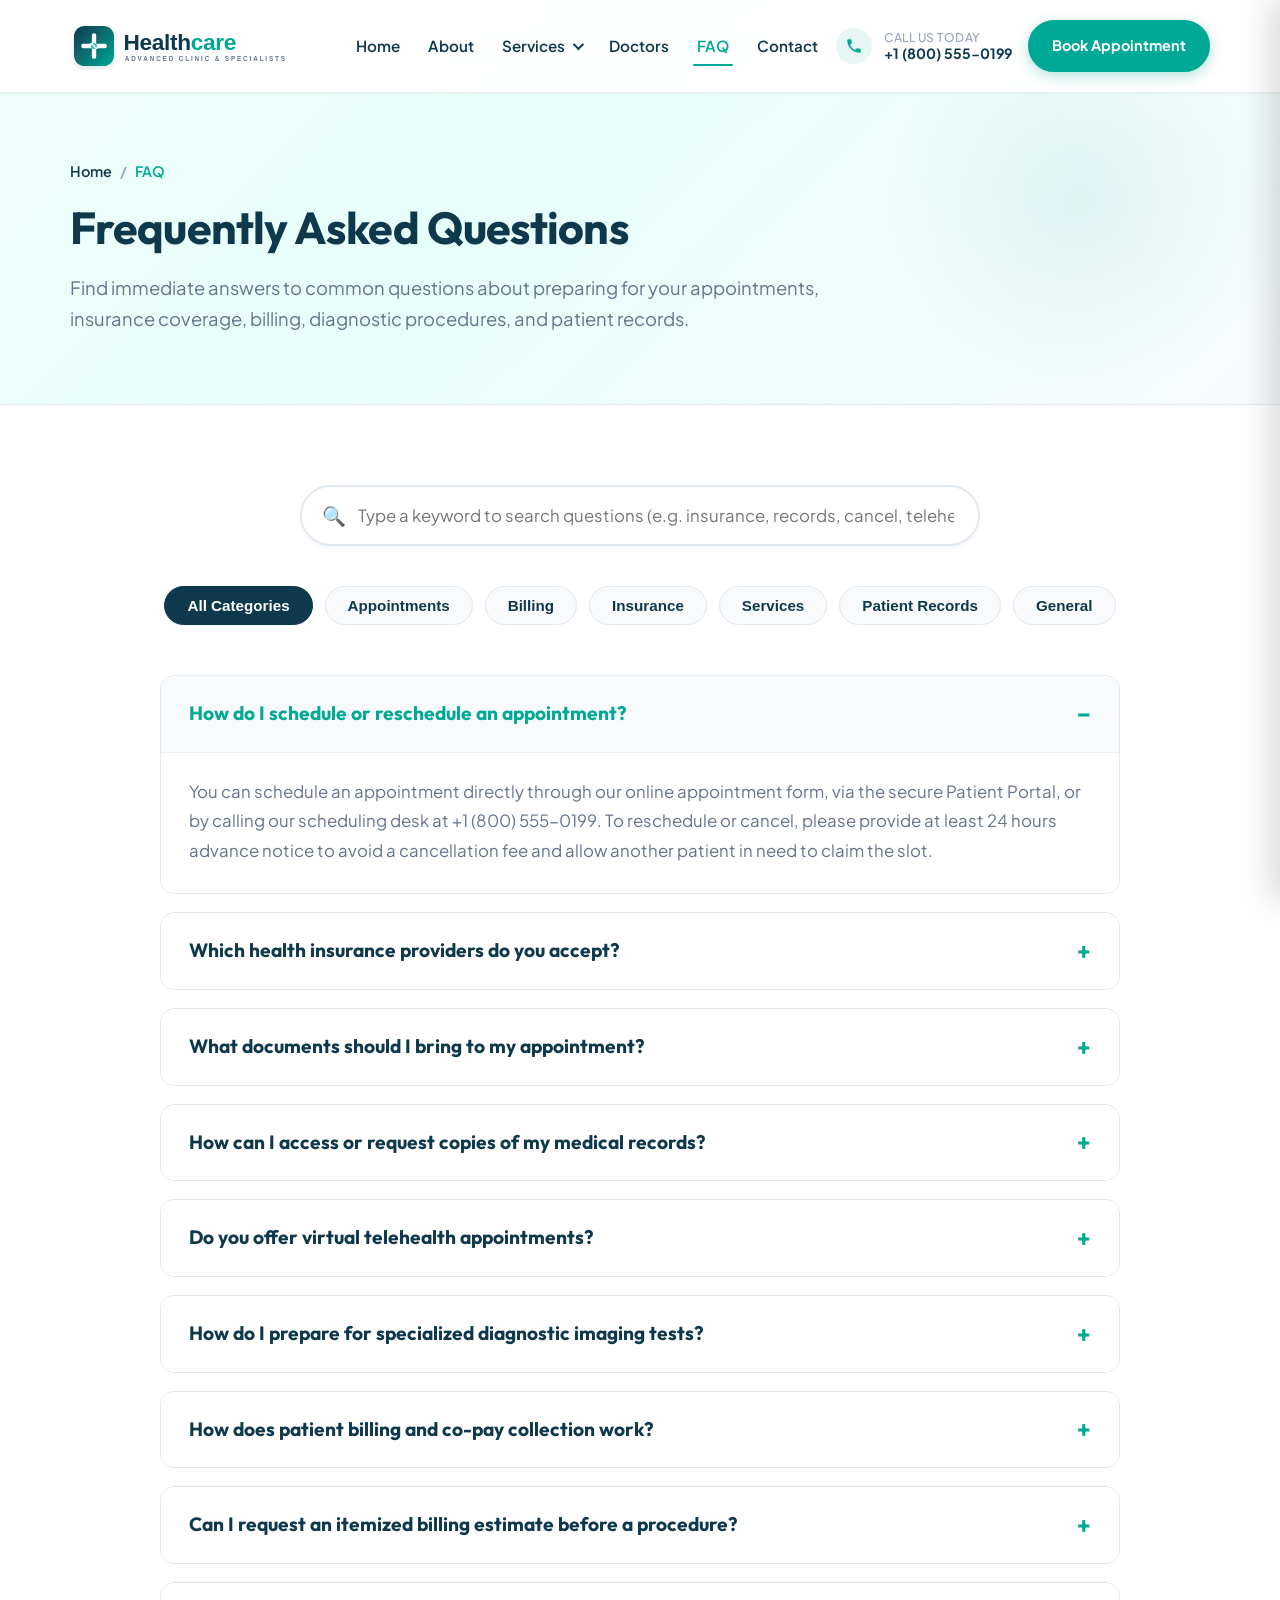
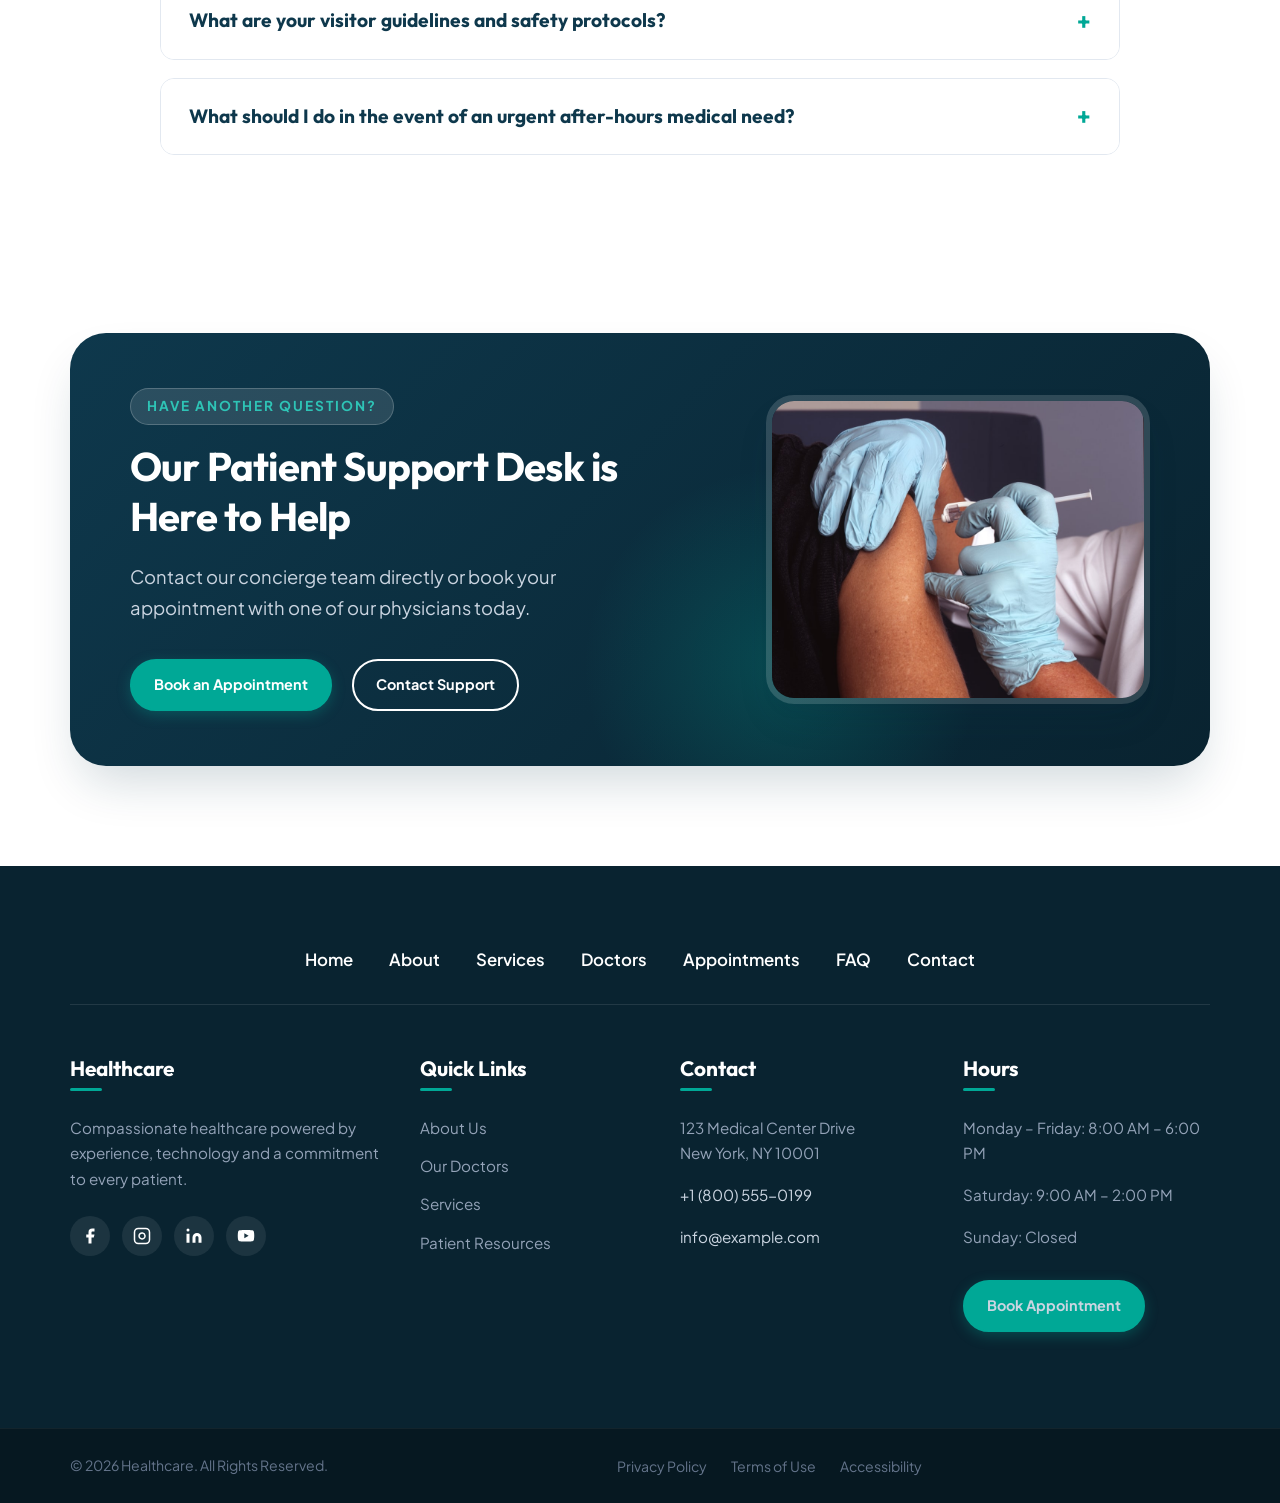
<file: faq.html>
<!doctype html>
<html lang="en">
<head>
    <meta charset="UTF-8">
    <meta name="viewport" content="width=device-width, initial-scale=1.0">
    <title>Frequently Asked Questions | Healthcare</title>
    <meta name="description" content="Searchable patient FAQ knowledge base covering appointment scheduling, accepted insurance plans, medical records, telehealth, and clinic policies.">
    <link rel="canonical" href="faq.html">

    <!-- Stylesheets -->
    <link rel="stylesheet" href="css/home-page.css">
    <link rel="stylesheet" href="css/home-responsive.css">
    <link rel="stylesheet" href="css/inner-pages.css">
    <link rel="stylesheet" href="css/inner-responsive.css">

    <!-- jQuery -->
    <script src="https://code.jquery.com/jquery-3.7.1.min.js"></script>
</head>

<body>

<div class="wrapper fw">

    <!-- ==================== HEADER ==================== -->
    <div class="head-sec fw f-nav">
        <div class="logo-menu fw">
            <div class="container">
                <div class="logo-menu-container">
                    <div class="logo">
                        <a href="index.html">
                            <img src="images/logo.svg" width="403" height="72" alt="Healthcare">
                        </a>

                        <a class="tab-call" href="tel:+18005550199">
                            <span class="svg-icon">
                                <svg width="16" height="16" viewBox="0 0 24 24" fill="currentColor"><path d="M6.62 10.79a15.053 15.053 0 006.59 6.59l2.2-2.2a1 1 0 011.01-.24c1.12.37 2.33.57 3.58.57a1 1 0 011 1V20a1 1 0 01-1 1A17 17 0 013 4a1 1 0 011-1h3.5a1 1 0 011 1c0 1.25.2 2.46.57 3.58a1 1 0 01-.24 1.01l-2.2 2.2z"/></svg>
                            </span>
                            <span class="text">Call</span>
                        </a>

                        <button type="button" class="showhide" onclick="toggleMenu();" aria-label="Toggle navigation">
                            <span class="menuBar menuBar-1"></span>
                            <span class="menuBar menuBar-2"></span>
                            <span class="menuBar menuBar-3"></span>
                        </button>
                    </div>

                    <div class="topmenu">
                        <ul class="primary-menu">
                            <li><a href="index.html">Home</a></li>
                            <li><a href="about.html">About</a></li>
                            <li class="menu-item-has-children">
                                <a href="services.html">Services</a>
                                <ul class="sub-menu">
                                    <li><a href="service-detail.html">Cardiology</a></li>
                                    <li><a href="services.html">Primary Care</a></li>
                                    <li><a href="services.html">Women's Health</a></li>
                                    <li><a href="services.html">Diagnostics</a></li>
                                </ul>
                            </li>
                            <li><a href="doctors.html">Doctors</a></li>
                            <li class="active"><a href="faq.html">FAQ</a></li>
                            <li><a href="contact.html">Contact</a></li>
                        </ul>
                    </div>

                    <div class="logo-rit">
                        <div class="top-rit">
                            <a class="header-phone" href="tel:+18005550199">
                                <span class="svg-icon">
                                    <svg width="18" height="18" viewBox="0 0 24 24" fill="currentColor"><path d="M6.62 10.79a15.053 15.053 0 006.59 6.59l2.2-2.2a1 1 0 011.01-.24c1.12.37 2.33.57 3.58.57a1 1 0 011 1V20a1 1 0 01-1 1A17 17 0 013 4a1 1 0 011-1h3.5a1 1 0 011 1c0 1.25.2 2.46.57 3.58a1 1 0 01-.24 1.01l-2.2 2.2z"/></svg>
                                </span>
                                <span>
                                    <small>Call Us Today</small>
                                    +1 (800) 555-0199
                                </span>
                            </a>

                            <a href="appointments.html" class="button">Book Appointment</a>
                        </div>
                    </div>
                </div>
            </div>
        </div>

        <div class="mobile-menu-button-container fw">
            <button class="mobileMenuToggle" onclick="toggleMenu();" aria-label="Open mobile menu">
                <span class="svg-icon">
                    <svg width="22" height="22" viewBox="0 0 24 24" fill="none" stroke="currentColor" stroke-width="2" stroke-linecap="round"><line x1="3" y1="12" x2="21" y2="12"/><line x1="3" y1="6" x2="21" y2="6"/><line x1="3" y1="18" x2="21" y2="18"/></svg>
                </span>
                <span class="menu-text">Menu</span>
            </button>

            <a class="mobi-call" href="tel:+18005550199">
                <span class="svg-icon">
                    <svg width="16" height="16" viewBox="0 0 24 24" fill="currentColor"><path d="M6.62 10.79a15.053 15.053 0 006.59 6.59l2.2-2.2a1 1 0 011.01-.24c1.12.37 2.33.57 3.58.57a1 1 0 011 1V20a1 1 0 01-1 1A17 17 0 013 4a1 1 0 011-1h3.5a1 1 0 011 1c0 1.25.2 2.46.57 3.58a1 1 0 01-.24 1.01l-2.2 2.2z"/></svg>
                </span>
                <span class="button-text">Call</span>
            </a>
        </div>
    </div>

    <!-- ==================== MOBILE NAVIGATION DRAWER ==================== -->
    <div class="mobinav">
        <button type="button" class="menuClose" onclick="toggleMenu();" aria-label="Close mobile menu">&times;</button>
        <ul class="primary-menu">
            <li><a href="index.html">Home</a></li>
            <li><a href="about.html">About</a></li>
            <li class="menu-item-has-children">
                <a href="services.html">Services</a>
                <span class="drop close"></span>
                <ul class="sub-menu">
                    <li><a href="service-detail.html">Cardiology</a></li>
                    <li><a href="services.html">Primary Care</a></li>
                    <li><a href="services.html">Women's Health</a></li>
                    <li><a href="services.html">Diagnostics</a></li>
                </ul>
            </li>
            <li><a href="doctors.html">Doctors</a></li>
            <li><a href="faq.html">FAQ</a></li>
            <li><a href="contact.html">Contact</a></li>
        </ul>
        <div class="top-call">
            <p>
                <a href="tel:+18005550199">
                    <span>Call Us Today</span>
                    +1 (800) 555-0199
                </a>
            </p>
        </div>
    </div>
    <div class="mobinav-backdrop"></div>

    <!-- ==================== INNER BANNER ==================== -->
    <div class="inner-banner fw">
        <div class="container">
            <div class="banner-inner-content">
                <ul class="breadcrumb">
                    <li><a href="index.html">Home</a></li>
                    <li class="active">FAQ</li>
                </ul>
                <h1>Frequently Asked Questions</h1>
                <p>
                    Find immediate answers to common questions about preparing for your appointments, insurance coverage, billing, diagnostic procedures, and patient records.
                </p>
            </div>
        </div>
    </div>

    <!-- ==================== FAQ SEARCH & FILTER SECTION ==================== -->
    <section class="faq-page-sec fw">
        <div class="container">
            <!-- Search Bar -->
            <div class="faq-search-container">
                <span class="faq-search-icon">🔍</span>
                <input type="text" id="faqSearchInput" class="faq-search-input" placeholder="Type a keyword to search questions (e.g. insurance, records, cancel, telehealth)..." aria-label="Search FAQs">
            </div>

            <!-- Category Pills Filter -->
            <div class="faq-category-pills">
                <button type="button" class="category-pill active" data-category="all">All Categories</button>
                <button type="button" class="category-pill" data-category="appointments">Appointments</button>
                <button type="button" class="category-pill" data-category="billing">Billing</button>
                <button type="button" class="category-pill" data-category="insurance">Insurance</button>
                <button type="button" class="category-pill" data-category="services">Services</button>
                <button type="button" class="category-pill" data-category="records">Patient Records</button>
                <button type="button" class="category-pill" data-category="general">General</button>
            </div>

            <!-- Accordion List -->
            <div class="accordion">
                <!-- FAQ 1 -->
                <div class="accordion-section" id="faq-q1" data-category="appointments">
                    <a class="accordion-section-title active" href="#faq-q1">How do I schedule or reschedule an appointment?</a>
                    <div class="accordion-section-content open" style="display: block;">
                        <p>You can schedule an appointment directly through our online appointment form, via the secure Patient Portal, or by calling our scheduling desk at +1 (800) 555-0199. To reschedule or cancel, please provide at least 24 hours advance notice to avoid a cancellation fee and allow another patient in need to claim the slot.</p>
                    </div>
                </div>

                <!-- FAQ 2 -->
                <div class="accordion-section" id="faq-q2" data-category="insurance">
                    <a class="accordion-section-title" href="#faq-q2">Which health insurance providers do you accept?</a>
                    <div class="accordion-section-content">
                        <p>We are in-network with Medicare, Medicaid, Blue Cross Blue Shield, Aetna, Cigna, UnitedHealthcare, Humana, Oxford, and most regional employer-sponsored PPO and POS plans. We also accommodate self-pay patients with clear, upfront discounted fee schedules.</p>
                    </div>
                </div>

                <!-- FAQ 3 -->
                <div class="accordion-section" id="faq-q3" data-category="appointments">
                    <a class="accordion-section-title" href="#faq-q3">What documents should I bring to my appointment?</a>
                    <div class="accordion-section-content">
                        <p>Please bring a valid government-issued photo ID (driver's license or passport), your current health insurance card, a complete list of all medications and supplements, and any pertinent imaging discs or lab results from outside healthcare systems.</p>
                    </div>
                </div>

                <!-- FAQ 4 -->
                <div class="accordion-section" id="faq-q4" data-category="records">
                    <a class="accordion-section-title" href="#faq-q4">How can I access or request copies of my medical records?</a>
                    <div class="accordion-section-content">
                        <p>All laboratory test results, clinician consultation notes, and immunization records are available immediately on our 24/7 HIPAA-compliant Patient Portal. If you require certified physical copies or transfers to outside legal/medical representatives, our Medical Records Department processes electronic requests within 48 business hours.</p>
                    </div>
                </div>

                <!-- FAQ 5 -->
                <div class="accordion-section" id="faq-q5" data-category="services">
                    <a class="accordion-section-title" href="#faq-q5">Do you offer virtual telehealth appointments?</a>
                    <div class="accordion-section-content">
                        <p>Yes, telehealth consultations are available across Primary Care, Cardiology follow-ups, Neurology reviews, and behavioral health. When scheduling online or over the phone, simply select "Telehealth / Virtual Visit" and you will receive a secure video link via SMS and email.</p>
                    </div>
                </div>

                <!-- FAQ 6 -->
                <div class="accordion-section" id="faq-q6" data-category="services">
                    <a class="accordion-section-title" href="#faq-q6">How do I prepare for specialized diagnostic imaging tests?</a>
                    <div class="accordion-section-content">
                        <p>Preparation varies by procedure: abdominal ultrasounds and fasting blood lipid panels generally require no food or drink for 8-12 hours prior; MRI scans require the removal of all metallic jewelry and verification of any internal pacemakers or metal implants. Detailed preparatory guidelines are emailed 48 hours prior to your scheduled test.</p>
                    </div>
                </div>

                <!-- FAQ 7 -->
                <div class="accordion-section" id="faq-q7" data-category="billing">
                    <a class="accordion-section-title" href="#faq-q7">How does patient billing and co-pay collection work?</a>
                    <div class="accordion-section-content">
                        <p>Copayments and deductible deposits are collected at the time of check-in via credit card, HSA/FSA card, debit card, or check. Any remaining balance after insurance adjudication will be billed electronically with convenient monthly installment payment options available.</p>
                    </div>
                </div>

                <!-- FAQ 8 -->
                <div class="accordion-section" id="faq-q8" data-category="billing">
                    <a class="accordion-section-title" href="#faq-q8">Can I request an itemized billing estimate before a procedure?</a>
                    <div class="accordion-section-content">
                        <p>Yes. Under federal Good Faith Estimate guidelines, our financial counseling team provides clear written estimates for all non-emergency procedures, broken down by physician fee, facility fee, and anticipated anesthesia costs.</p>
                    </div>
                </div>

                <!-- FAQ 9 -->
                <div class="accordion-section" id="faq-q9" data-category="general">
                    <a class="accordion-section-title" href="#faq-q9">What are your visitor guidelines and safety protocols?</a>
                    <div class="accordion-section-content">
                        <p>Patients visiting outpatient clinics may be accompanied by up to two family members or caregivers. For inpatient and surgical care, visiting hours are from 8:00 AM to 8:00 PM daily. Hand sanitation stations and HEPA air filtration operate across all clinical wings.</p>
                    </div>
                </div>

                <!-- FAQ 10 -->
                <div class="accordion-section" id="faq-q10" data-category="general">
                    <a class="accordion-section-title" href="#faq-q10">What should I do in the event of an urgent after-hours medical need?</a>
                    <div class="accordion-section-content">
                        <p>For life-threatening symptoms—including chest pain, severe bleeding, or loss of consciousness—call 911 or visit the nearest emergency room immediately. For non-life-threatening urgent issues after clinic hours, our on-call physician triage service is available 24/7 at +1 (800) 555-0199.</p>
                    </div>
                </div>
            </div>
        </div>
    </section>

    <!-- ==================== APPOINTMENT CTA ==================== -->
    <section class="hm-appointment fw">
        <div class="container">
            <div class="appointment-box">
                <div class="appointment-content">
                    <span class="section-label">HAVE ANOTHER QUESTION?</span>
                    <h2>Our Patient Support Desk is Here to Help</h2>
                    <p>
                        Contact our concierge team directly or book your appointment with one of our physicians today.
                    </p>

                    <div class="appointment-actions">
                        <a href="appointments.html" class="button">Book an Appointment</a>
                        <a href="contact.html" class="outline-button">Contact Support</a>
                    </div>
                </div>

                <div class="appointment-image">
                    <img src="images/appointment-doc.jpg" alt="Medical consultation">
                </div>
            </div>
        </div>
    </section>

    <!-- ==================== FOOTER ==================== -->
    <div class="site-footer fw">
        <div class="container">
            <div class="ftmenu fw">
                <ul class="footer-menu">
                    <li><a href="index.html">Home</a></li>
                    <li><a href="about.html">About</a></li>
                    <li><a href="services.html">Services</a></li>
                    <li><a href="doctors.html">Doctors</a></li>
                    <li><a href="appointments.html">Appointments</a></li>
                    <li><a href="faq.html">FAQ</a></li>
                    <li><a href="contact.html">Contact</a></li>
                </ul>
            </div>

            <div class="ftr-blocks fw">
                <div class="footer-column">
                    <h3>Healthcare</h3>
                    <p>Compassionate healthcare powered by experience, technology and a commitment to every patient.</p>
                    <div class="social-links">
                        <a href="#" aria-label="Facebook"><svg width="18" height="18" fill="currentColor" viewBox="0 0 24 24"><path d="M18 2h-3a5 5 0 00-5 5v3H7v4h3v8h4v-8h3l1-4h-4V7a1 1 0 011-1h3z"/></svg></a>
                        <a href="#" aria-label="Instagram"><svg width="18" height="18" fill="none" stroke="currentColor" stroke-width="2" viewBox="0 0 24 24"><rect x="2" y="2" width="20" height="20" rx="5" ry="5"/><path d="M16 11.37A4 4 0 1112.63 8 4 4 0 0116 11.37z"/><line x1="17.5" y1="6.5" x2="17.51" y2="6.5"/></svg></a>
                        <a href="#" aria-label="LinkedIn"><svg width="18" height="18" fill="currentColor" viewBox="0 0 24 24"><path d="M16 8a6 6 0 016 6v7h-4v-7a2 2 0 00-2-2 2 2 0 00-2 2v7h-4v-7a6 6 0 016-6zM2 9h4v12H2z"/><circle cx="4" cy="4" r="2"/></svg></a>
                        <a href="#" aria-label="YouTube"><svg width="18" height="18" fill="currentColor" viewBox="0 0 24 24"><path d="M22.54 6.42a2.78 2.78 0 00-1.94-2C18.88 4 12 4 12 4s-6.88 0-8.6.46a2.78 2.78 0 00-1.94 2A29 29 0 001 11.75a29 29 0 00.46 5.33A2.78 2.78 0 003.4 19c1.72.46 8.6.46 8.6.46s6.88 0 8.6-.46a2.78 2.78 0 001.94-2 29 29 0 00.46-5.25 29 29 0 00-.46-5.33zM9.75 15.02l.02-6.54 5.75 3.27-5.77 3.27z"/></svg></a>
                    </div>
                </div>

                <div class="footer-column">
                    <h3>Quick Links</h3>
                    <ul>
                        <li><a href="about.html">About Us</a></li>
                        <li><a href="doctors.html">Our Doctors</a></li>
                        <li><a href="services.html">Services</a></li>
                        <li><a href="faq.html">Patient Resources</a></li>
                    </ul>
                </div>

                <div class="footer-column">
                    <h3>Contact</h3>
                    <p>
                        123 Medical Center Drive<br>
                        New York, NY 10001
                    </p>
                    <p><a href="tel:+18005550199">+1 (800) 555-0199</a></p>
                    <p><a href="mailto:info@example.com">info@example.com</a></p>
                </div>

                <div class="footer-column">
                    <h3>Hours</h3>
                    <p>Monday – Friday: 8:00 AM – 6:00 PM</p>
                    <p>Saturday: 9:00 AM – 2:00 PM</p>
                    <p>Sunday: Closed</p>

                    <a href="appointments.html" class="button">Book Appointment</a>
                </div>
            </div>
        </div>

        <div class="copyrights fw">
            <div class="container">
                <div class="cpy-inr">
                    <p class="copy-para">© 2026 Healthcare. All Rights Reserved.</p>
                </div>
                <div class="ftrlink">
                    <ul class="copyrightmenu">
                        <li><a href="#">Privacy Policy</a></li>
                        <li><a href="#">Terms of Use</a></li>
                        <li><a href="#">Accessibility</a></li>
                    </ul>
                </div>
            </div>
        </div>
    </div>

</div>

<!-- Scripts -->
<script src="js/custom.js"></script>

</body>
</html>
</file>
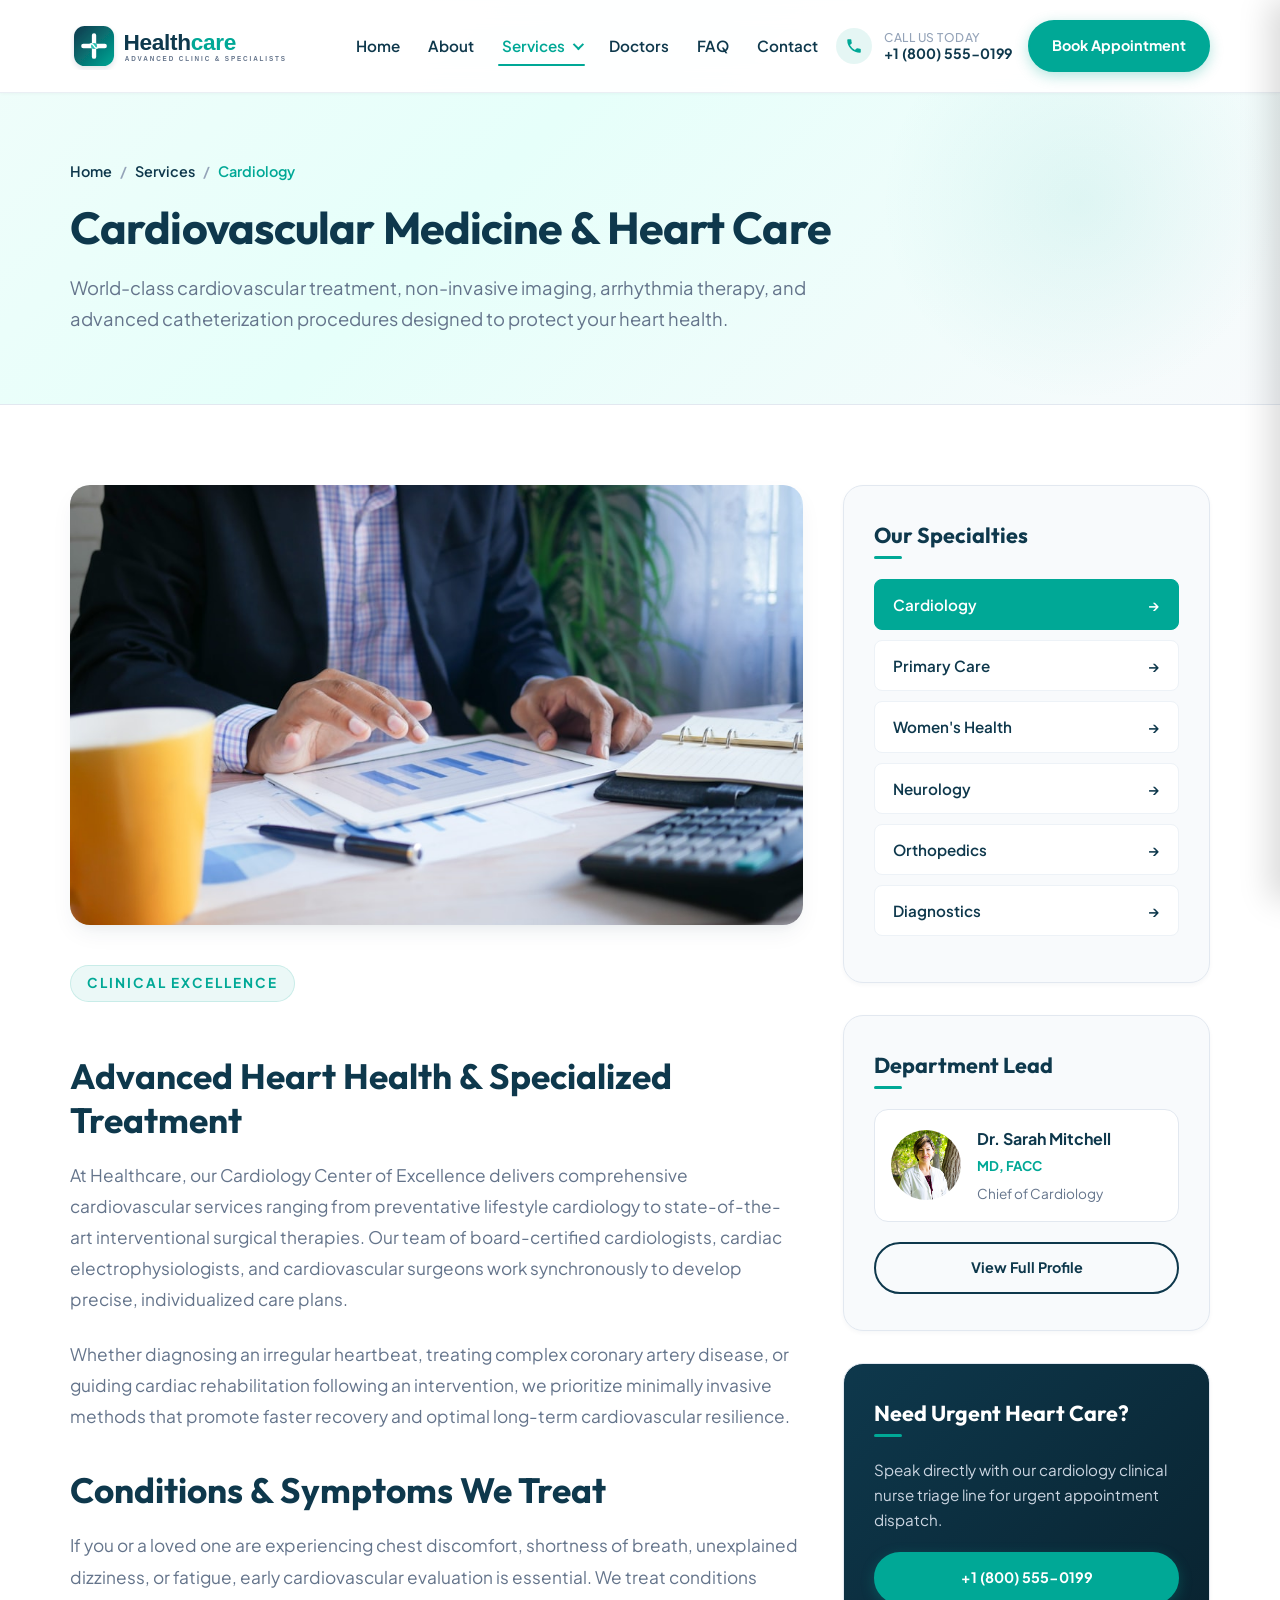
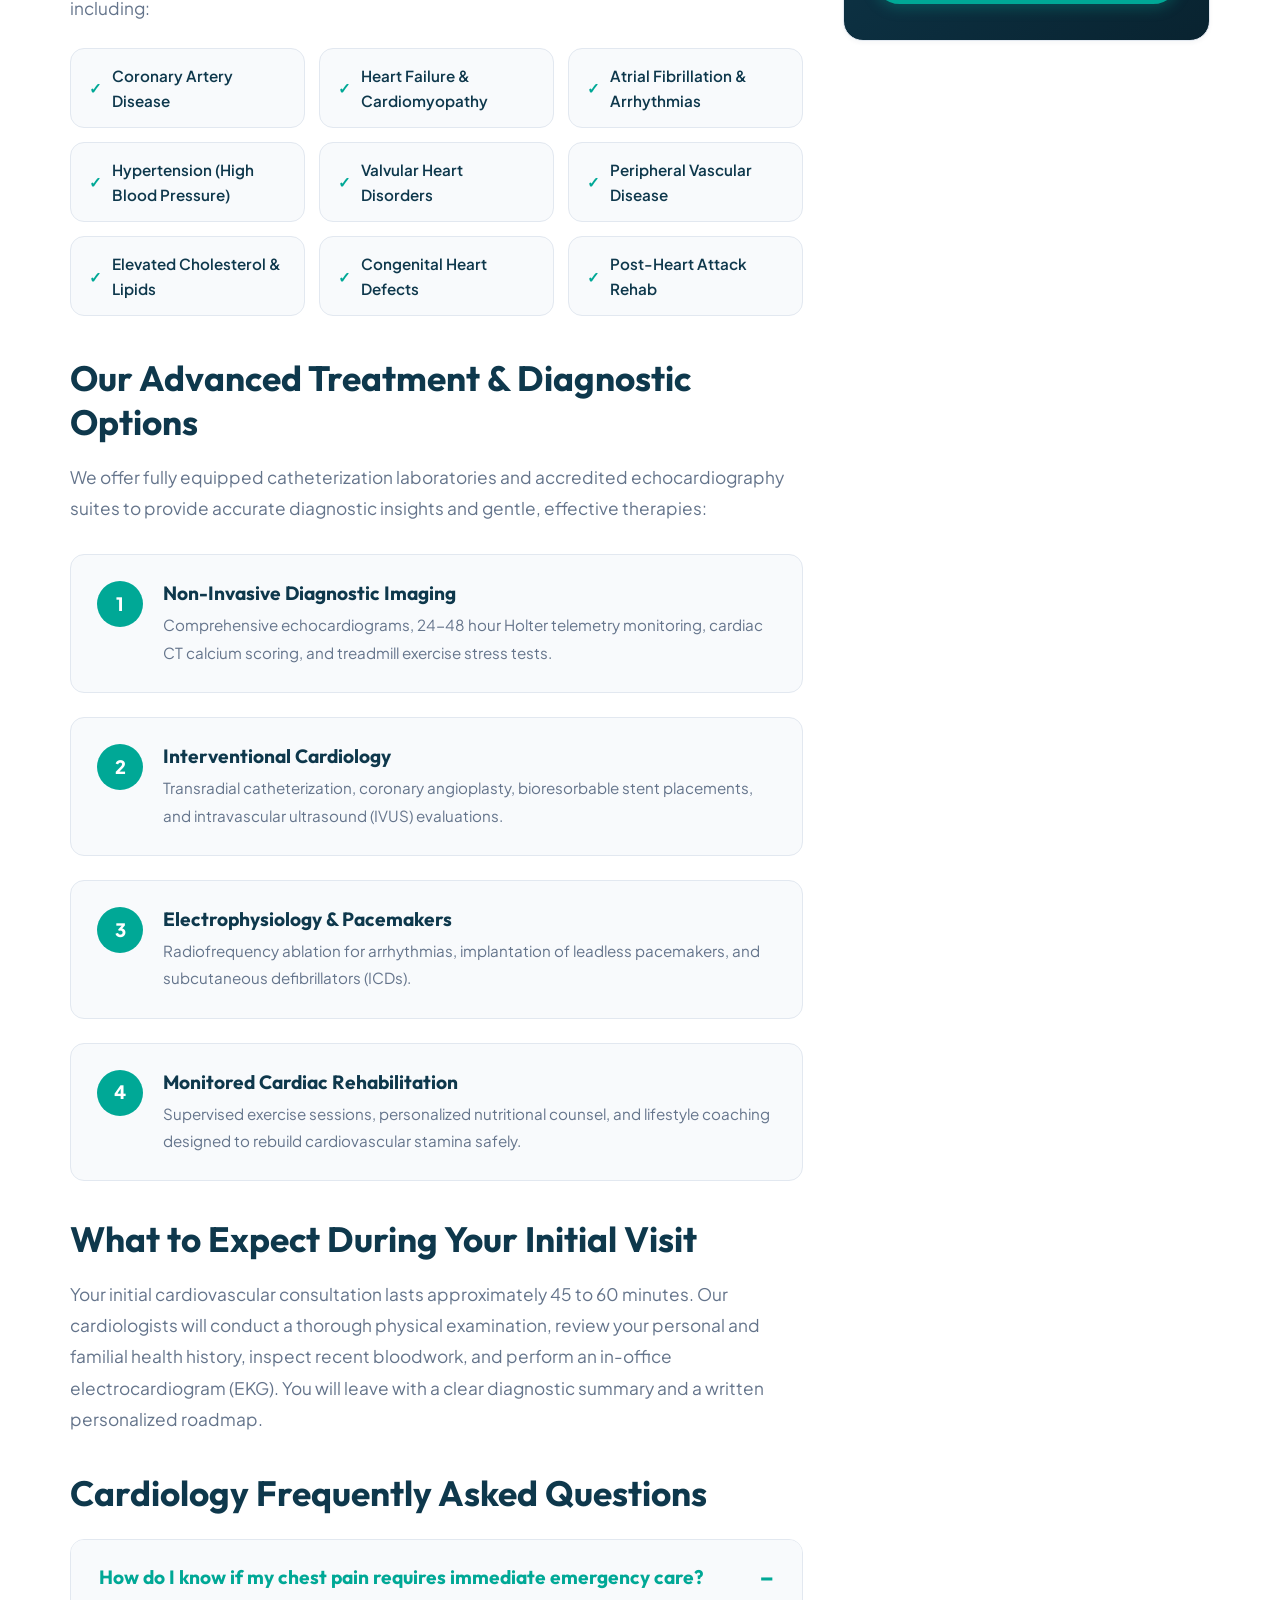
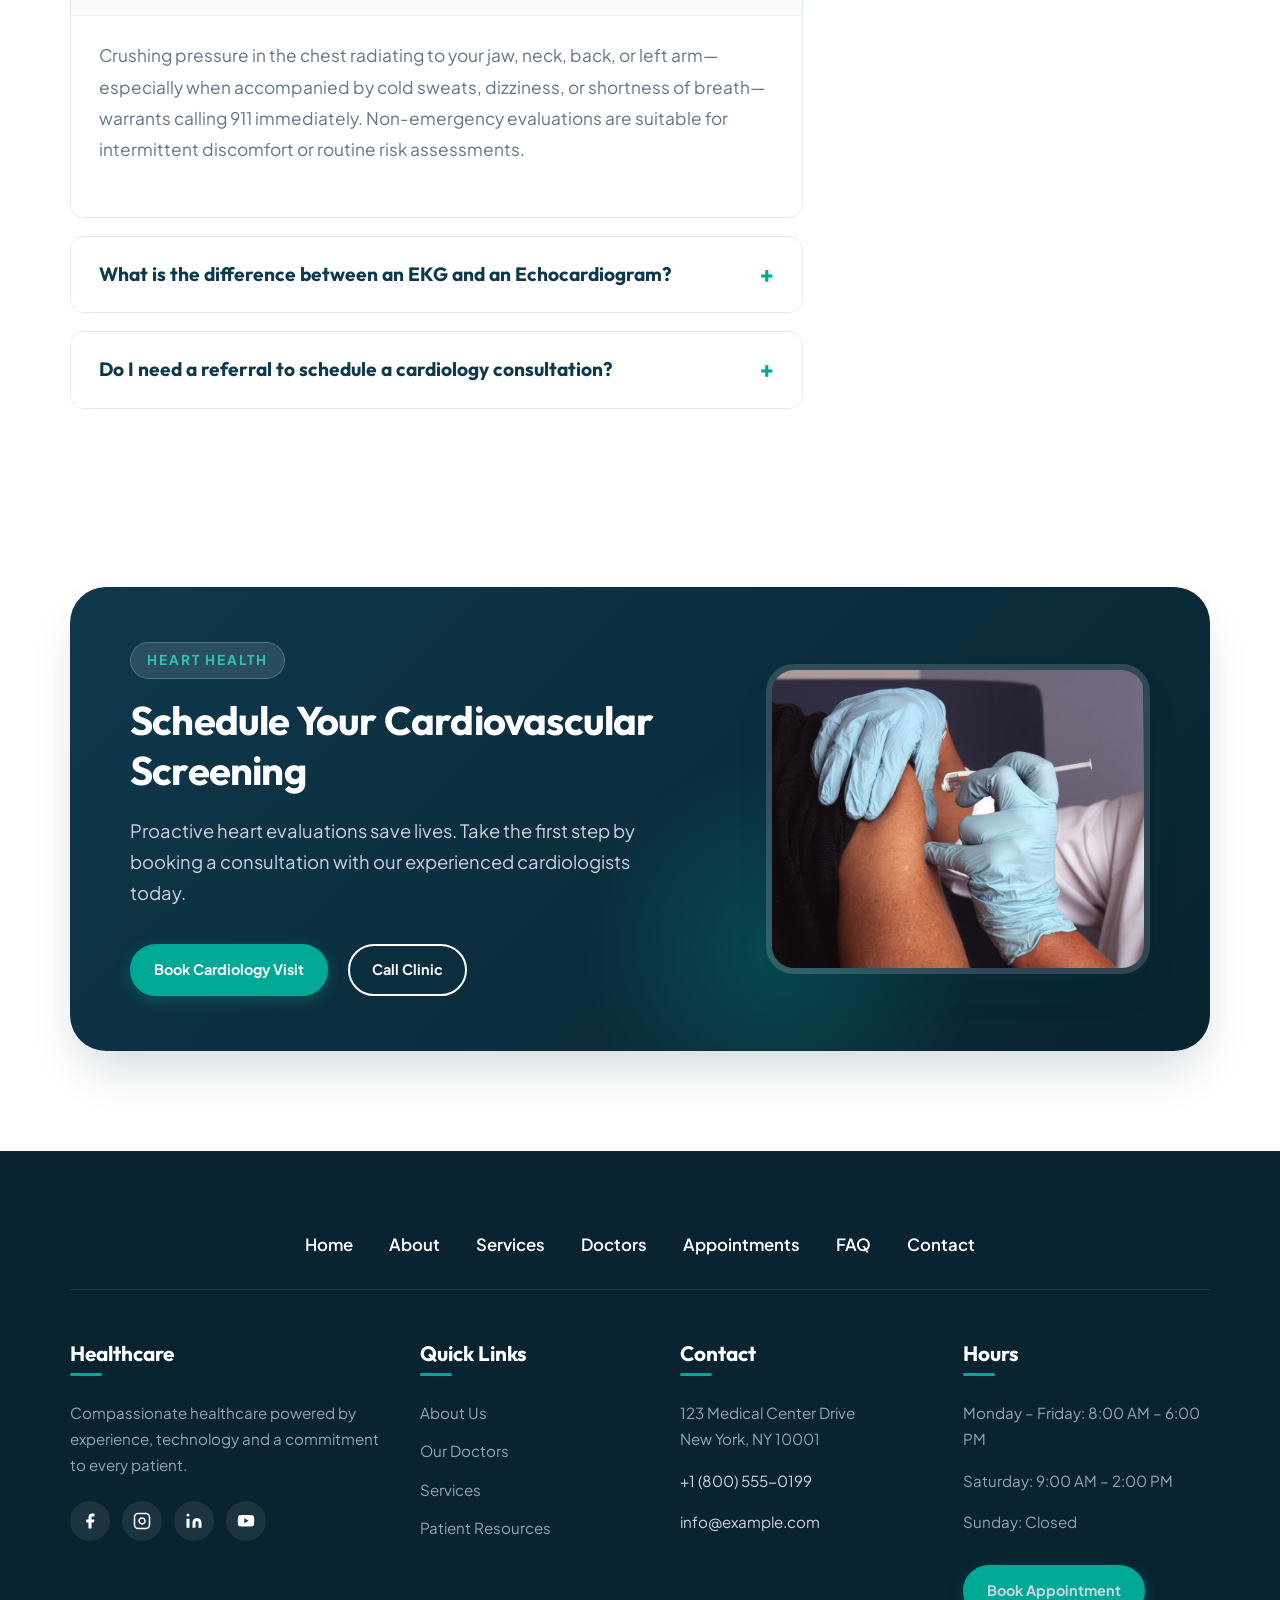
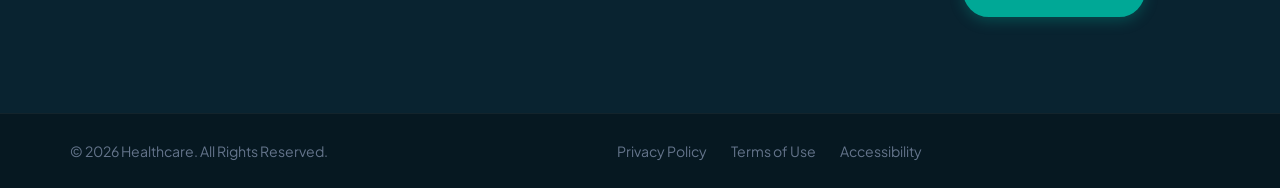
<file: service-detail.html>
<!doctype html>
<html lang="en">
<head>
    <meta charset="UTF-8">
    <meta name="viewport" content="width=device-width, initial-scale=1.0">
    <title>Cardiology & Heart Care | Healthcare</title>
    <meta name="description" content="Comprehensive cardiovascular diagnosis, intervention, and preventative cardiology provided by top-tier cardiologists and heart surgeons.">
    <link rel="canonical" href="service-detail.html">

    <!-- Stylesheets -->
    <link rel="stylesheet" href="css/home-page.css">
    <link rel="stylesheet" href="css/home-responsive.css">
    <link rel="stylesheet" href="css/inner-pages.css">
    <link rel="stylesheet" href="css/inner-responsive.css">

    <!-- jQuery -->
    <script src="https://code.jquery.com/jquery-3.7.1.min.js"></script>
</head>

<body>

<div class="wrapper fw">

    <!-- ==================== HEADER ==================== -->
    <div class="head-sec fw f-nav">
        <div class="logo-menu fw">
            <div class="container">
                <div class="logo-menu-container">
                    <div class="logo">
                        <a href="index.html">
                            <img src="images/logo.svg" width="403" height="72" alt="Healthcare">
                        </a>

                        <a class="tab-call" href="tel:+18005550199">
                            <span class="svg-icon">
                                <svg width="16" height="16" viewBox="0 0 24 24" fill="currentColor"><path d="M6.62 10.79a15.053 15.053 0 006.59 6.59l2.2-2.2a1 1 0 011.01-.24c1.12.37 2.33.57 3.58.57a1 1 0 011 1V20a1 1 0 01-1 1A17 17 0 013 4a1 1 0 011-1h3.5a1 1 0 011 1c0 1.25.2 2.46.57 3.58a1 1 0 01-.24 1.01l-2.2 2.2z"/></svg>
                            </span>
                            <span class="text">Call</span>
                        </a>

                        <button type="button" class="showhide" onclick="toggleMenu();" aria-label="Toggle navigation">
                            <span class="menuBar menuBar-1"></span>
                            <span class="menuBar menuBar-2"></span>
                            <span class="menuBar menuBar-3"></span>
                        </button>
                    </div>

                    <div class="topmenu">
                        <ul class="primary-menu">
                            <li><a href="index.html">Home</a></li>
                            <li><a href="about.html">About</a></li>
                            <li class="menu-item-has-children active">
                                <a href="services.html">Services</a>
                                <ul class="sub-menu">
                                    <li><a href="service-detail.html">Cardiology</a></li>
                                    <li><a href="services.html">Primary Care</a></li>
                                    <li><a href="services.html">Women's Health</a></li>
                                    <li><a href="services.html">Diagnostics</a></li>
                                </ul>
                            </li>
                            <li><a href="doctors.html">Doctors</a></li>
                            <li><a href="faq.html">FAQ</a></li>
                            <li><a href="contact.html">Contact</a></li>
                        </ul>
                    </div>

                    <div class="logo-rit">
                        <div class="top-rit">
                            <a class="header-phone" href="tel:+18005550199">
                                <span class="svg-icon">
                                    <svg width="18" height="18" viewBox="0 0 24 24" fill="currentColor"><path d="M6.62 10.79a15.053 15.053 0 006.59 6.59l2.2-2.2a1 1 0 011.01-.24c1.12.37 2.33.57 3.58.57a1 1 0 011 1V20a1 1 0 01-1 1A17 17 0 013 4a1 1 0 011-1h3.5a1 1 0 011 1c0 1.25.2 2.46.57 3.58a1 1 0 01-.24 1.01l-2.2 2.2z"/></svg>
                                </span>
                                <span>
                                    <small>Call Us Today</small>
                                    +1 (800) 555-0199
                                </span>
                            </a>

                            <a href="appointments.html" class="button">Book Appointment</a>
                        </div>
                    </div>
                </div>
            </div>
        </div>

        <div class="mobile-menu-button-container fw">
            <button class="mobileMenuToggle" onclick="toggleMenu();" aria-label="Open mobile menu">
                <span class="svg-icon">
                    <svg width="22" height="22" viewBox="0 0 24 24" fill="none" stroke="currentColor" stroke-width="2" stroke-linecap="round"><line x1="3" y1="12" x2="21" y2="12"/><line x1="3" y1="6" x2="21" y2="6"/><line x1="3" y1="18" x2="21" y2="18"/></svg>
                </span>
                <span class="menu-text">Menu</span>
            </button>

            <a class="mobi-call" href="tel:+18005550199">
                <span class="svg-icon">
                    <svg width="16" height="16" viewBox="0 0 24 24" fill="currentColor"><path d="M6.62 10.79a15.053 15.053 0 006.59 6.59l2.2-2.2a1 1 0 011.01-.24c1.12.37 2.33.57 3.58.57a1 1 0 011 1V20a1 1 0 01-1 1A17 17 0 013 4a1 1 0 011-1h3.5a1 1 0 011 1c0 1.25.2 2.46.57 3.58a1 1 0 01-.24 1.01l-2.2 2.2z"/></svg>
                </span>
                <span class="button-text">Call</span>
            </a>
        </div>
    </div>

    <!-- ==================== MOBILE NAVIGATION DRAWER ==================== -->
    <div class="mobinav">
        <button type="button" class="menuClose" onclick="toggleMenu();" aria-label="Close mobile menu">&times;</button>
        <ul class="primary-menu">
            <li><a href="index.html">Home</a></li>
            <li><a href="about.html">About</a></li>
            <li class="menu-item-has-children">
                <a href="services.html">Services</a>
                <span class="drop close"></span>
                <ul class="sub-menu">
                    <li><a href="service-detail.html">Cardiology</a></li>
                    <li><a href="services.html">Primary Care</a></li>
                    <li><a href="services.html">Women's Health</a></li>
                    <li><a href="services.html">Diagnostics</a></li>
                </ul>
            </li>
            <li><a href="doctors.html">Doctors</a></li>
            <li><a href="faq.html">FAQ</a></li>
            <li><a href="contact.html">Contact</a></li>
        </ul>
        <div class="top-call">
            <p>
                <a href="tel:+18005550199">
                    <span>Call Us Today</span>
                    +1 (800) 555-0199
                </a>
            </p>
        </div>
    </div>
    <div class="mobinav-backdrop"></div>

    <!-- ==================== INNER BANNER ==================== -->
    <div class="inner-banner fw">
        <div class="container">
            <div class="banner-inner-content">
                <ul class="breadcrumb">
                    <li><a href="index.html">Home</a></li>
                    <li><a href="services.html">Services</a></li>
                    <li class="active">Cardiology</li>
                </ul>
                <h1>Cardiovascular Medicine &amp; Heart Care</h1>
                <p>
                    World-class cardiovascular treatment, non-invasive imaging, arrhythmia therapy, and advanced catheterization procedures designed to protect your heart health.
                </p>
            </div>
        </div>
    </div>

    <!-- ==================== SERVICE DETAIL SECTION ==================== -->
    <section class="service-detail-sec fw">
        <div class="container">
            <div class="service-detail-layout">
                <div class="service-article">
                    <div class="service-featured-img">
                        <img src="images/service-cardio.jpg" alt="Cardiology ultrasound and heart screening">
                    </div>

                    <span class="section-label">CLINICAL EXCELLENCE</span>
                    <h2>Advanced Heart Health &amp; Specialized Treatment</h2>
                    <p>
                        At Healthcare, our Cardiology Center of Excellence delivers comprehensive cardiovascular services ranging from preventative lifestyle cardiology to state-of-the-art interventional surgical therapies. Our team of board-certified cardiologists, cardiac electrophysiologists, and cardiovascular surgeons work synchronously to develop precise, individualized care plans.
                    </p>
                    <p>
                        Whether diagnosing an irregular heartbeat, treating complex coronary artery disease, or guiding cardiac rehabilitation following an intervention, we prioritize minimally invasive methods that promote faster recovery and optimal long-term cardiovascular resilience.
                    </p>

                    <h2>Conditions &amp; Symptoms We Treat</h2>
                    <p>
                        If you or a loved one are experiencing chest discomfort, shortness of breath, unexplained dizziness, or fatigue, early cardiovascular evaluation is essential. We treat conditions including:
                    </p>

                    <div class="conditions-grid">
                        <div class="condition-badge">Coronary Artery Disease</div>
                        <div class="condition-badge">Heart Failure &amp; Cardiomyopathy</div>
                        <div class="condition-badge">Atrial Fibrillation &amp; Arrhythmias</div>
                        <div class="condition-badge">Hypertension (High Blood Pressure)</div>
                        <div class="condition-badge">Valvular Heart Disorders</div>
                        <div class="condition-badge">Peripheral Vascular Disease</div>
                        <div class="condition-badge">Elevated Cholesterol &amp; Lipids</div>
                        <div class="condition-badge">Congenital Heart Defects</div>
                        <div class="condition-badge">Post-Heart Attack Rehab</div>
                    </div>

                    <h2>Our Advanced Treatment &amp; Diagnostic Options</h2>
                    <p>
                        We offer fully equipped catheterization laboratories and accredited echocardiography suites to provide accurate diagnostic insights and gentle, effective therapies:
                    </p>

                    <div class="treatment-steps">
                        <div class="step-card">
                            <div class="step-num">1</div>
                            <div class="step-content">
                                <h4>Non-Invasive Diagnostic Imaging</h4>
                                <p>Comprehensive echocardiograms, 24-48 hour Holter telemetry monitoring, cardiac CT calcium scoring, and treadmill exercise stress tests.</p>
                            </div>
                        </div>

                        <div class="step-card">
                            <div class="step-num">2</div>
                            <div class="step-content">
                                <h4>Interventional Cardiology</h4>
                                <p>Transradial catheterization, coronary angioplasty, bioresorbable stent placements, and intravascular ultrasound (IVUS) evaluations.</p>
                            </div>
                        </div>

                        <div class="step-card">
                            <div class="step-num">3</div>
                            <div class="step-content">
                                <h4>Electrophysiology &amp; Pacemakers</h4>
                                <p>Radiofrequency ablation for arrhythmias, implantation of leadless pacemakers, and subcutaneous defibrillators (ICDs).</p>
                            </div>
                        </div>

                        <div class="step-card">
                            <div class="step-num">4</div>
                            <div class="step-content">
                                <h4>Monitored Cardiac Rehabilitation</h4>
                                <p>Supervised exercise sessions, personalized nutritional counsel, and lifestyle coaching designed to rebuild cardiovascular stamina safely.</p>
                            </div>
                        </div>
                    </div>

                    <h2>What to Expect During Your Initial Visit</h2>
                    <p>
                        Your initial cardiovascular consultation lasts approximately 45 to 60 minutes. Our cardiologists will conduct a thorough physical examination, review your personal and familial health history, inspect recent bloodwork, and perform an in-office electrocardiogram (EKG). You will leave with a clear diagnostic summary and a written personalized roadmap.
                    </p>

                    <!-- Service-specific FAQ -->
                    <h2>Cardiology Frequently Asked Questions</h2>
                    <div class="accordion" style="margin-top: 24px;">
                        <div class="accordion-section" id="cfaq-1">
                            <a class="accordion-section-title active" href="#cfaq-1">How do I know if my chest pain requires immediate emergency care?</a>
                            <div class="accordion-section-content open" style="display: block;">
                                <p>Crushing pressure in the chest radiating to your jaw, neck, back, or left arm—especially when accompanied by cold sweats, dizziness, or shortness of breath—warrants calling 911 immediately. Non-emergency evaluations are suitable for intermittent discomfort or routine risk assessments.</p>
                            </div>
                        </div>

                        <div class="accordion-section" id="cfaq-2">
                            <a class="accordion-section-title" href="#cfaq-2">What is the difference between an EKG and an Echocardiogram?</a>
                            <div class="accordion-section-content">
                                <p>An EKG records the electrical signals and rhythm of your heartbeat through surface electrodes. An echocardiogram is an ultrasound that visualizes the physical chambers, valves, muscle thickness, and pumping efficiency of the heart in real time.</p>
                            </div>
                        </div>

                        <div class="accordion-section" id="cfaq-3">
                            <a class="accordion-section-title" href="#cfaq-3">Do I need a referral to schedule a cardiology consultation?</a>
                            <div class="accordion-section-content">
                                <p>While many insurance plans allow direct self-referral to our cardiologists, certain HMO policies require a referral from your primary care physician. Our scheduling team can check your specific plan requirements when you call.</p>
                            </div>
                        </div>
                    </div>
                </div>

                <!-- Service Sidebar -->
                <aside class="service-sidebar">
                    <div class="sidebar-widget">
                        <h3>Our Specialties</h3>
                        <ul class="department-nav-list">
                            <li class="active"><a href="service-detail.html">Cardiology <span>→</span></a></li>
                            <li><a href="services.html">Primary Care <span>→</span></a></li>
                            <li><a href="services.html">Women's Health <span>→</span></a></li>
                            <li><a href="services.html">Neurology <span>→</span></a></li>
                            <li><a href="services.html">Orthopedics <span>→</span></a></li>
                            <li><a href="services.html">Diagnostics <span>→</span></a></li>
                        </ul>
                    </div>

                    <div class="sidebar-widget">
                        <h3>Department Lead</h3>
                        <div class="sidebar-doctor-card">
                            <img src="images/doctor-1.jpg" alt="Dr. Sarah Mitchell">
                            <div>
                                <strong style="display: block; font-size: 1rem; color: var(--primary-blue);">Dr. Sarah Mitchell</strong>
                                <small style="color: var(--secondary-teal); font-weight: 700; text-transform: uppercase;">MD, FACC</small>
                                <p style="font-size: 0.85rem; margin: 4px 0 0 0;">Chief of Cardiology</p>
                            </div>
                        </div>
                        <a href="doctor-detail.html" class="outline-button" style="width: 100%;">View Full Profile</a>
                    </div>

                    <div class="sidebar-widget sidebar-cta-widget">
                        <h3>Need Urgent Heart Care?</h3>
                        <p>Speak directly with our cardiology clinical nurse triage line for urgent appointment dispatch.</p>
                        <a href="tel:+18005550199" class="button button-white" style="width: 100%;">+1 (800) 555-0199</a>
                    </div>
                </aside>
            </div>
        </div>
    </section>

    <!-- ==================== APPOINTMENT CTA ==================== -->
    <section class="hm-appointment fw">
        <div class="container">
            <div class="appointment-box">
                <div class="appointment-content">
                    <span class="section-label">HEART HEALTH</span>
                    <h2>Schedule Your Cardiovascular Screening</h2>
                    <p>
                        Proactive heart evaluations save lives. Take the first step by booking a consultation with our experienced cardiologists today.
                    </p>

                    <div class="appointment-actions">
                        <a href="appointments.html" class="button">Book Cardiology Visit</a>
                        <a href="tel:+18005550199" class="outline-button">Call Clinic</a>
                    </div>
                </div>

                <div class="appointment-image">
                    <img src="images/appointment-doc.jpg" alt="Medical consultation">
                </div>
            </div>
        </div>
    </section>

    <!-- ==================== FOOTER ==================== -->
    <div class="site-footer fw">
        <div class="container">
            <div class="ftmenu fw">
                <ul class="footer-menu">
                    <li><a href="index.html">Home</a></li>
                    <li><a href="about.html">About</a></li>
                    <li><a href="services.html">Services</a></li>
                    <li><a href="doctors.html">Doctors</a></li>
                    <li><a href="appointments.html">Appointments</a></li>
                    <li><a href="faq.html">FAQ</a></li>
                    <li><a href="contact.html">Contact</a></li>
                </ul>
            </div>

            <div class="ftr-blocks fw">
                <div class="footer-column">
                    <h3>Healthcare</h3>
                    <p>Compassionate healthcare powered by experience, technology and a commitment to every patient.</p>
                    <div class="social-links">
                        <a href="#" aria-label="Facebook"><svg width="18" height="18" fill="currentColor" viewBox="0 0 24 24"><path d="M18 2h-3a5 5 0 00-5 5v3H7v4h3v8h4v-8h3l1-4h-4V7a1 1 0 011-1h3z"/></svg></a>
                        <a href="#" aria-label="Instagram"><svg width="18" height="18" fill="none" stroke="currentColor" stroke-width="2" viewBox="0 0 24 24"><rect x="2" y="2" width="20" height="20" rx="5" ry="5"/><path d="M16 11.37A4 4 0 1112.63 8 4 4 0 0116 11.37z"/><line x1="17.5" y1="6.5" x2="17.51" y2="6.5"/></svg></a>
                        <a href="#" aria-label="LinkedIn"><svg width="18" height="18" fill="currentColor" viewBox="0 0 24 24"><path d="M16 8a6 6 0 016 6v7h-4v-7a2 2 0 00-2-2 2 2 0 00-2 2v7h-4v-7a6 6 0 016-6zM2 9h4v12H2z"/><circle cx="4" cy="4" r="2"/></svg></a>
                        <a href="#" aria-label="YouTube"><svg width="18" height="18" fill="currentColor" viewBox="0 0 24 24"><path d="M22.54 6.42a2.78 2.78 0 00-1.94-2C18.88 4 12 4 12 4s-6.88 0-8.6.46a2.78 2.78 0 00-1.94 2A29 29 0 001 11.75a29 29 0 00.46 5.33A2.78 2.78 0 003.4 19c1.72.46 8.6.46 8.6.46s6.88 0 8.6-.46a2.78 2.78 0 001.94-2 29 29 0 00.46-5.25 29 29 0 00-.46-5.33zM9.75 15.02l.02-6.54 5.75 3.27-5.77 3.27z"/></svg></a>
                    </div>
                </div>

                <div class="footer-column">
                    <h3>Quick Links</h3>
                    <ul>
                        <li><a href="about.html">About Us</a></li>
                        <li><a href="doctors.html">Our Doctors</a></li>
                        <li><a href="services.html">Services</a></li>
                        <li><a href="faq.html">Patient Resources</a></li>
                    </ul>
                </div>

                <div class="footer-column">
                    <h3>Contact</h3>
                    <p>
                        123 Medical Center Drive<br>
                        New York, NY 10001
                    </p>
                    <p><a href="tel:+18005550199">+1 (800) 555-0199</a></p>
                    <p><a href="mailto:info@example.com">info@example.com</a></p>
                </div>

                <div class="footer-column">
                    <h3>Hours</h3>
                    <p>Monday – Friday: 8:00 AM – 6:00 PM</p>
                    <p>Saturday: 9:00 AM – 2:00 PM</p>
                    <p>Sunday: Closed</p>

                    <a href="appointments.html" class="button">Book Appointment</a>
                </div>
            </div>
        </div>

        <div class="copyrights fw">
            <div class="container">
                <div class="cpy-inr">
                    <p class="copy-para">© 2026 Healthcare. All Rights Reserved.</p>
                </div>
                <div class="ftrlink">
                    <ul class="copyrightmenu">
                        <li><a href="#">Privacy Policy</a></li>
                        <li><a href="#">Terms of Use</a></li>
                        <li><a href="#">Accessibility</a></li>
                    </ul>
                </div>
            </div>
        </div>
    </div>

</div>

<!-- Scripts -->
<script src="js/custom.js"></script>

</body>
</html>
</file>
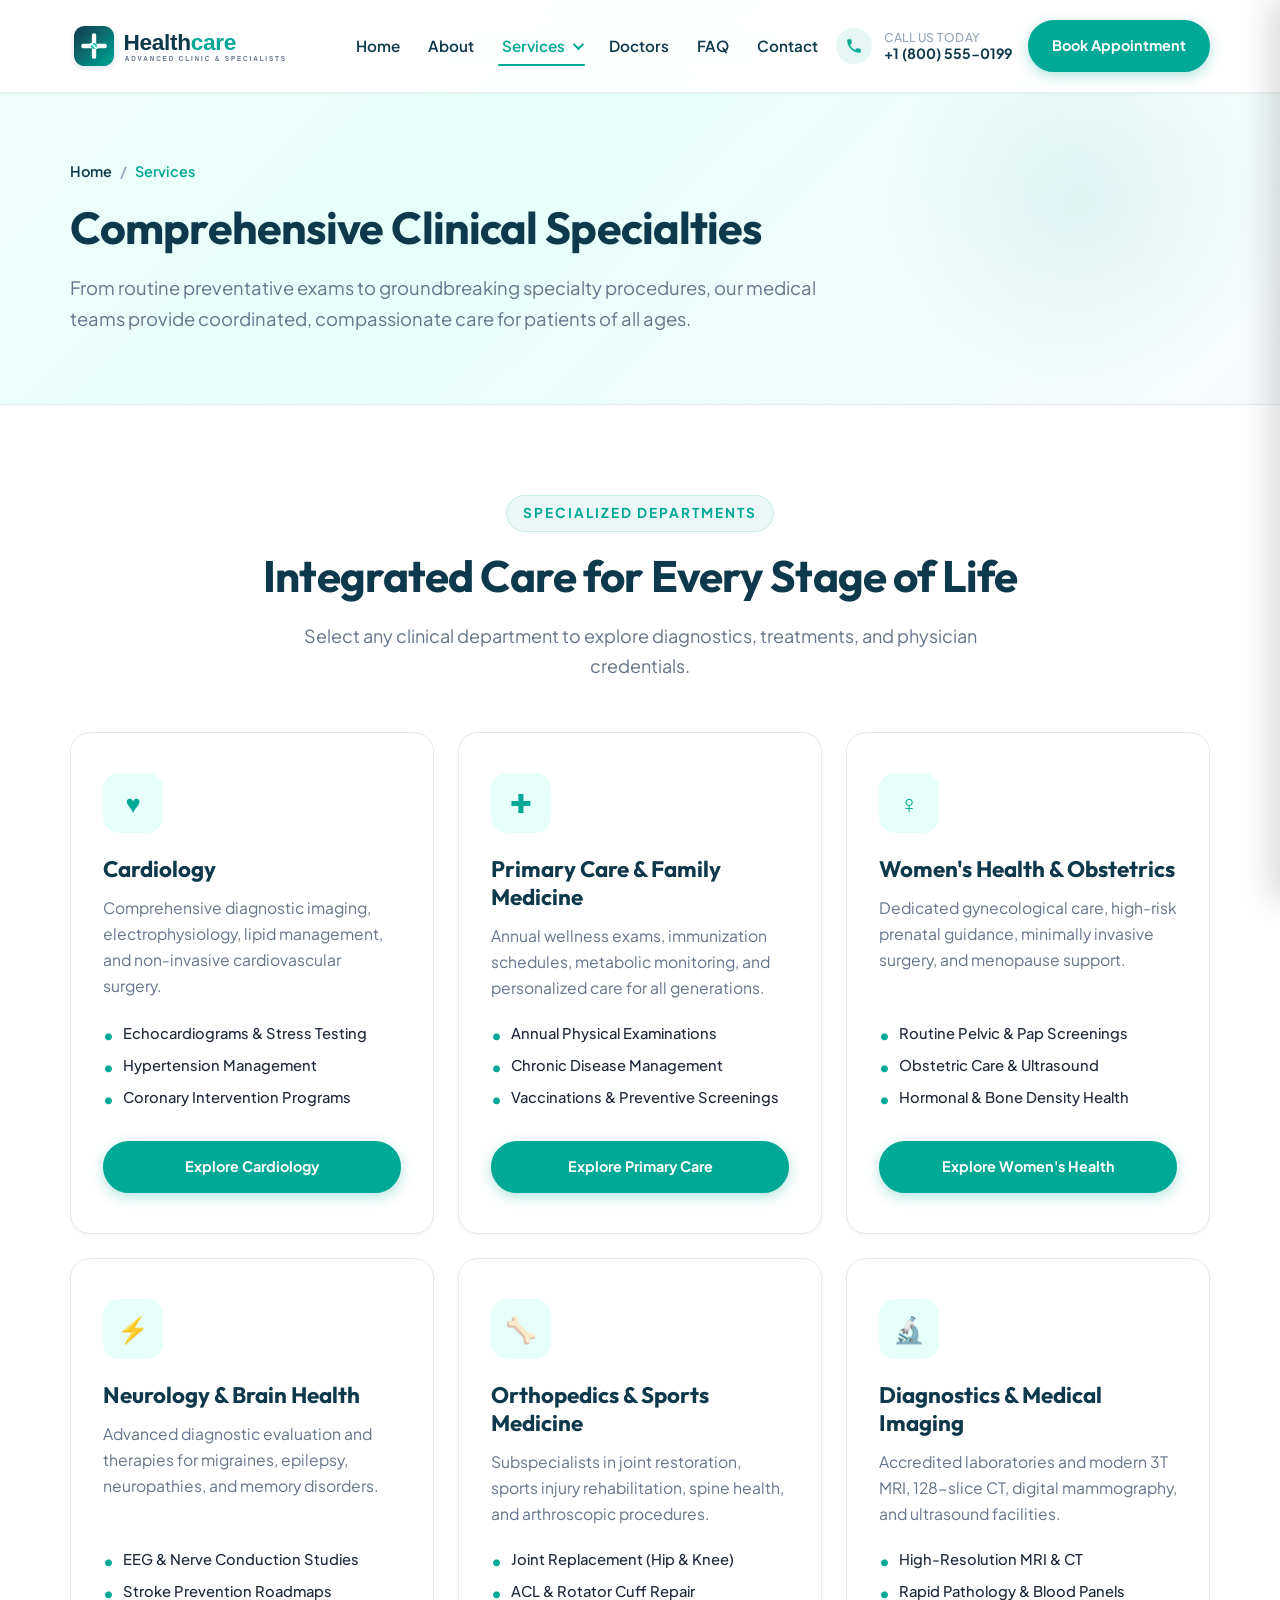
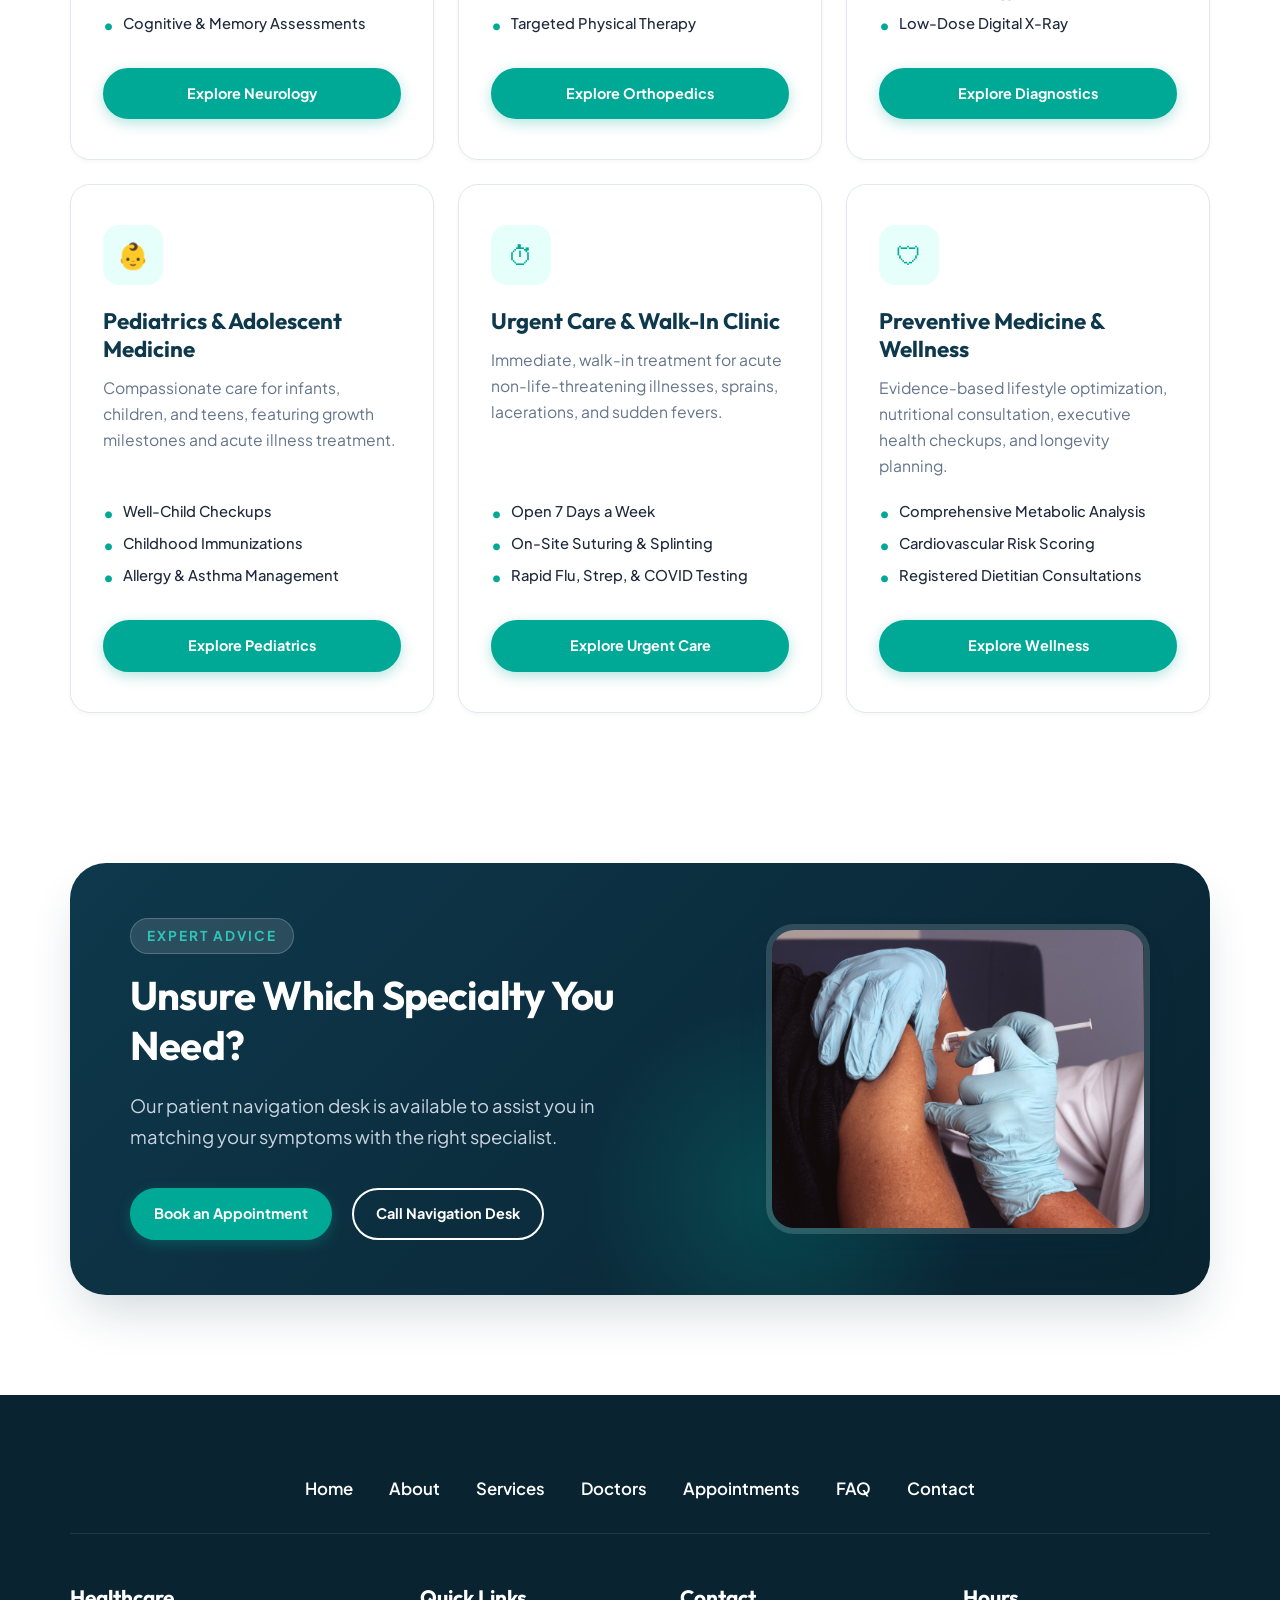
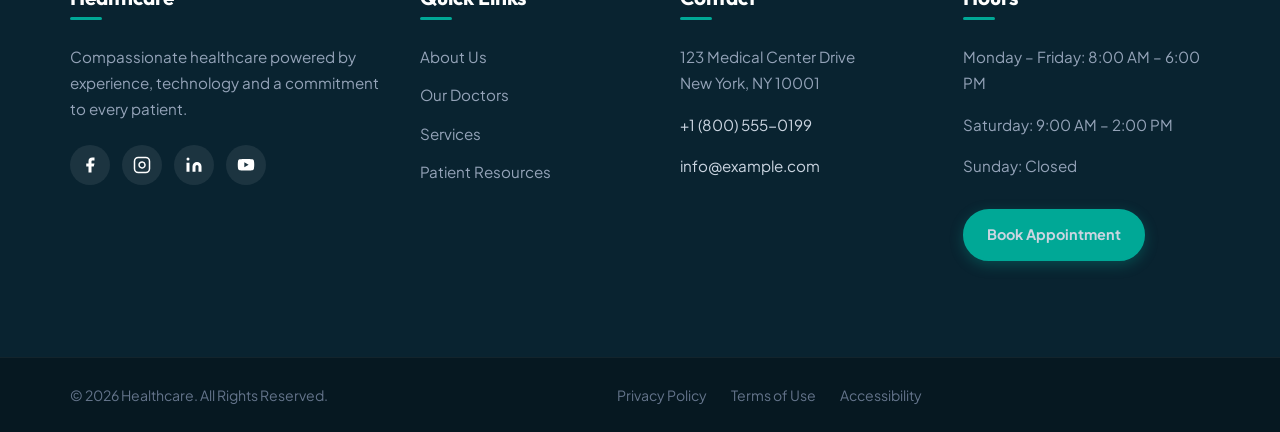
<file: services.html>
<!doctype html>
<html lang="en">
<head>
    <meta charset="UTF-8">
    <meta name="viewport" content="width=device-width, initial-scale=1.0">
    <title>Clinical Services | Healthcare Medical Center</title>
    <meta name="description" content="Explore our wide range of medical specialties, from routine primary care and advanced cardiology to pediatric medicine and urgent care.">
    <link rel="canonical" href="services.html">

    <!-- Stylesheets -->
    <link rel="stylesheet" href="css/home-page.css">
    <link rel="stylesheet" href="css/home-responsive.css">
    <link rel="stylesheet" href="css/inner-pages.css">
    <link rel="stylesheet" href="css/inner-responsive.css">

    <!-- jQuery -->
    <script src="https://code.jquery.com/jquery-3.7.1.min.js"></script>
</head>

<body>

<div class="wrapper fw">

    <!-- ==================== HEADER ==================== -->
    <div class="head-sec fw f-nav">
        <div class="logo-menu fw">
            <div class="container">
                <div class="logo-menu-container">
                    <div class="logo">
                        <a href="index.html">
                            <img src="images/logo.svg" width="403" height="72" alt="Healthcare">
                        </a>

                        <a class="tab-call" href="tel:+18005550199">
                            <span class="svg-icon">
                                <svg width="16" height="16" viewBox="0 0 24 24" fill="currentColor"><path d="M6.62 10.79a15.053 15.053 0 006.59 6.59l2.2-2.2a1 1 0 011.01-.24c1.12.37 2.33.57 3.58.57a1 1 0 011 1V20a1 1 0 01-1 1A17 17 0 013 4a1 1 0 011-1h3.5a1 1 0 011 1c0 1.25.2 2.46.57 3.58a1 1 0 01-.24 1.01l-2.2 2.2z"/></svg>
                            </span>
                            <span class="text">Call</span>
                        </a>

                        <button type="button" class="showhide" onclick="toggleMenu();" aria-label="Toggle navigation">
                            <span class="menuBar menuBar-1"></span>
                            <span class="menuBar menuBar-2"></span>
                            <span class="menuBar menuBar-3"></span>
                        </button>
                    </div>

                    <div class="topmenu">
                        <ul class="primary-menu">
                            <li><a href="index.html">Home</a></li>
                            <li><a href="about.html">About</a></li>
                            <li class="menu-item-has-children active">
                                <a href="services.html">Services</a>
                                <ul class="sub-menu">
                                    <li><a href="service-detail.html">Cardiology</a></li>
                                    <li><a href="services.html">Primary Care</a></li>
                                    <li><a href="services.html">Women's Health</a></li>
                                    <li><a href="services.html">Diagnostics</a></li>
                                </ul>
                            </li>
                            <li><a href="doctors.html">Doctors</a></li>
                            <li><a href="faq.html">FAQ</a></li>
                            <li><a href="contact.html">Contact</a></li>
                        </ul>
                    </div>

                    <div class="logo-rit">
                        <div class="top-rit">
                            <a class="header-phone" href="tel:+18005550199">
                                <span class="svg-icon">
                                    <svg width="18" height="18" viewBox="0 0 24 24" fill="currentColor"><path d="M6.62 10.79a15.053 15.053 0 006.59 6.59l2.2-2.2a1 1 0 011.01-.24c1.12.37 2.33.57 3.58.57a1 1 0 011 1V20a1 1 0 01-1 1A17 17 0 013 4a1 1 0 011-1h3.5a1 1 0 011 1c0 1.25.2 2.46.57 3.58a1 1 0 01-.24 1.01l-2.2 2.2z"/></svg>
                                </span>
                                <span>
                                    <small>Call Us Today</small>
                                    +1 (800) 555-0199
                                </span>
                            </a>

                            <a href="appointments.html" class="button">Book Appointment</a>
                        </div>
                    </div>
                </div>
            </div>
        </div>

        <div class="mobile-menu-button-container fw">
            <button class="mobileMenuToggle" onclick="toggleMenu();" aria-label="Open mobile menu">
                <span class="svg-icon">
                    <svg width="22" height="22" viewBox="0 0 24 24" fill="none" stroke="currentColor" stroke-width="2" stroke-linecap="round"><line x1="3" y1="12" x2="21" y2="12"/><line x1="3" y1="6" x2="21" y2="6"/><line x1="3" y1="18" x2="21" y2="18"/></svg>
                </span>
                <span class="menu-text">Menu</span>
            </button>

            <a class="mobi-call" href="tel:+18005550199">
                <span class="svg-icon">
                    <svg width="16" height="16" viewBox="0 0 24 24" fill="currentColor"><path d="M6.62 10.79a15.053 15.053 0 006.59 6.59l2.2-2.2a1 1 0 011.01-.24c1.12.37 2.33.57 3.58.57a1 1 0 011 1V20a1 1 0 01-1 1A17 17 0 013 4a1 1 0 011-1h3.5a1 1 0 011 1c0 1.25.2 2.46.57 3.58a1 1 0 01-.24 1.01l-2.2 2.2z"/></svg>
                </span>
                <span class="button-text">Call</span>
            </a>
        </div>
    </div>

    <!-- ==================== MOBILE NAVIGATION DRAWER ==================== -->
    <div class="mobinav">
        <button type="button" class="menuClose" onclick="toggleMenu();" aria-label="Close mobile menu">&times;</button>
        <ul class="primary-menu">
            <li><a href="index.html">Home</a></li>
            <li><a href="about.html">About</a></li>
            <li class="menu-item-has-children">
                <a href="services.html">Services</a>
                <span class="drop close"></span>
                <ul class="sub-menu">
                    <li><a href="service-detail.html">Cardiology</a></li>
                    <li><a href="services.html">Primary Care</a></li>
                    <li><a href="services.html">Women's Health</a></li>
                    <li><a href="services.html">Diagnostics</a></li>
                </ul>
            </li>
            <li><a href="doctors.html">Doctors</a></li>
            <li><a href="faq.html">FAQ</a></li>
            <li><a href="contact.html">Contact</a></li>
        </ul>
        <div class="top-call">
            <p>
                <a href="tel:+18005550199">
                    <span>Call Us Today</span>
                    +1 (800) 555-0199
                </a>
            </p>
        </div>
    </div>
    <div class="mobinav-backdrop"></div>

    <!-- ==================== INNER BANNER ==================== -->
    <div class="inner-banner fw">
        <div class="container">
            <div class="banner-inner-content">
                <ul class="breadcrumb">
                    <li><a href="index.html">Home</a></li>
                    <li class="active">Services</li>
                </ul>
                <h1>Comprehensive Clinical Specialties</h1>
                <p>
                    From routine preventative exams to groundbreaking specialty procedures, our medical teams provide coordinated, compassionate care for patients of all ages.
                </p>
            </div>
        </div>
    </div>

    <!-- ==================== SERVICES CATALOG ==================== -->
    <section class="services-catalog fw">
        <div class="container">
            <div class="section-heading">
                <span class="section-label">SPECIALIZED DEPARTMENTS</span>
                <h2>Integrated Care for Every Stage of Life</h2>
                <p>Select any clinical department to explore diagnostics, treatments, and physician credentials.</p>
            </div>

            <div class="services-catalog-grid">
                <article class="catalog-card">
                    <div class="catalog-icon">♥</div>
                    <h3>Cardiology</h3>
                    <p>Comprehensive diagnostic imaging, electrophysiology, lipid management, and non-invasive cardiovascular surgery.</p>
                    <ul class="feature-points">
                        <li>Echocardiograms &amp; Stress Testing</li>
                        <li>Hypertension Management</li>
                        <li>Coronary Intervention Programs</li>
                    </ul>
                    <a href="service-detail.html" class="button">Explore Cardiology</a>
                </article>

                <article class="catalog-card">
                    <div class="catalog-icon">✚</div>
                    <h3>Primary Care &amp; Family Medicine</h3>
                    <p>Annual wellness exams, immunization schedules, metabolic monitoring, and personalized care for all generations.</p>
                    <ul class="feature-points">
                        <li>Annual Physical Examinations</li>
                        <li>Chronic Disease Management</li>
                        <li>Vaccinations &amp; Preventive Screenings</li>
                    </ul>
                    <a href="service-detail.html" class="button">Explore Primary Care</a>
                </article>

                <article class="catalog-card">
                    <div class="catalog-icon">♀</div>
                    <h3>Women's Health &amp; Obstetrics</h3>
                    <p>Dedicated gynecological care, high-risk prenatal guidance, minimally invasive surgery, and menopause support.</p>
                    <ul class="feature-points">
                        <li>Routine Pelvic &amp; Pap Screenings</li>
                        <li>Obstetric Care &amp; Ultrasound</li>
                        <li>Hormonal &amp; Bone Density Health</li>
                    </ul>
                    <a href="service-detail.html" class="button">Explore Women's Health</a>
                </article>

                <article class="catalog-card">
                    <div class="catalog-icon">⚡</div>
                    <h3>Neurology &amp; Brain Health</h3>
                    <p>Advanced diagnostic evaluation and therapies for migraines, epilepsy, neuropathies, and memory disorders.</p>
                    <ul class="feature-points">
                        <li>EEG &amp; Nerve Conduction Studies</li>
                        <li>Stroke Prevention Roadmaps</li>
                        <li>Cognitive &amp; Memory Assessments</li>
                    </ul>
                    <a href="service-detail.html" class="button">Explore Neurology</a>
                </article>

                <article class="catalog-card">
                    <div class="catalog-icon">🦴</div>
                    <h3>Orthopedics &amp; Sports Medicine</h3>
                    <p>Subspecialists in joint restoration, sports injury rehabilitation, spine health, and arthroscopic procedures.</p>
                    <ul class="feature-points">
                        <li>Joint Replacement (Hip &amp; Knee)</li>
                        <li>ACL &amp; Rotator Cuff Repair</li>
                        <li>Targeted Physical Therapy</li>
                    </ul>
                    <a href="service-detail.html" class="button">Explore Orthopedics</a>
                </article>

                <article class="catalog-card">
                    <div class="catalog-icon">🔬</div>
                    <h3>Diagnostics &amp; Medical Imaging</h3>
                    <p>Accredited laboratories and modern 3T MRI, 128-slice CT, digital mammography, and ultrasound facilities.</p>
                    <ul class="feature-points">
                        <li>High-Resolution MRI &amp; CT</li>
                        <li>Rapid Pathology &amp; Blood Panels</li>
                        <li>Low-Dose Digital X-Ray</li>
                    </ul>
                    <a href="service-detail.html" class="button">Explore Diagnostics</a>
                </article>

                <article class="catalog-card">
                    <div class="catalog-icon">👶</div>
                    <h3>Pediatrics &amp; Adolescent Medicine</h3>
                    <p>Compassionate care for infants, children, and teens, featuring growth milestones and acute illness treatment.</p>
                    <ul class="feature-points">
                        <li>Well-Child Checkups</li>
                        <li>Childhood Immunizations</li>
                        <li>Allergy &amp; Asthma Management</li>
                    </ul>
                    <a href="service-detail.html" class="button">Explore Pediatrics</a>
                </article>

                <article class="catalog-card">
                    <div class="catalog-icon">⏱</div>
                    <h3>Urgent Care &amp; Walk-In Clinic</h3>
                    <p>Immediate, walk-in treatment for acute non-life-threatening illnesses, sprains, lacerations, and sudden fevers.</p>
                    <ul class="feature-points">
                        <li>Open 7 Days a Week</li>
                        <li>On-Site Suturing &amp; Splinting</li>
                        <li>Rapid Flu, Strep, &amp; COVID Testing</li>
                    </ul>
                    <a href="service-detail.html" class="button">Explore Urgent Care</a>
                </article>

                <article class="catalog-card">
                    <div class="catalog-icon">🛡</div>
                    <h3>Preventive Medicine &amp; Wellness</h3>
                    <p>Evidence-based lifestyle optimization, nutritional consultation, executive health checkups, and longevity planning.</p>
                    <ul class="feature-points">
                        <li>Comprehensive Metabolic Analysis</li>
                        <li>Cardiovascular Risk Scoring</li>
                        <li>Registered Dietitian Consultations</li>
                    </ul>
                    <a href="service-detail.html" class="button">Explore Wellness</a>
                </article>
            </div>
        </div>
    </section>

    <!-- ==================== APPOINTMENT CTA ==================== -->
    <section class="hm-appointment fw">
        <div class="container">
            <div class="appointment-box">
                <div class="appointment-content">
                    <span class="section-label">EXPERT ADVICE</span>
                    <h2>Unsure Which Specialty You Need?</h2>
                    <p>
                        Our patient navigation desk is available to assist you in matching your symptoms with the right specialist.
                    </p>

                    <div class="appointment-actions">
                        <a href="appointments.html" class="button">Book an Appointment</a>
                        <a href="tel:+18005550199" class="outline-button">Call Navigation Desk</a>
                    </div>
                </div>

                <div class="appointment-image">
                    <img src="images/appointment-doc.jpg" alt="Medical consultation">
                </div>
            </div>
        </div>
    </section>

    <!-- ==================== FOOTER ==================== -->
    <div class="site-footer fw">
        <div class="container">
            <div class="ftmenu fw">
                <ul class="footer-menu">
                    <li><a href="index.html">Home</a></li>
                    <li><a href="about.html">About</a></li>
                    <li><a href="services.html">Services</a></li>
                    <li><a href="doctors.html">Doctors</a></li>
                    <li><a href="appointments.html">Appointments</a></li>
                    <li><a href="faq.html">FAQ</a></li>
                    <li><a href="contact.html">Contact</a></li>
                </ul>
            </div>

            <div class="ftr-blocks fw">
                <div class="footer-column">
                    <h3>Healthcare</h3>
                    <p>Compassionate healthcare powered by experience, technology and a commitment to every patient.</p>
                    <div class="social-links">
                        <a href="#" aria-label="Facebook"><svg width="18" height="18" fill="currentColor" viewBox="0 0 24 24"><path d="M18 2h-3a5 5 0 00-5 5v3H7v4h3v8h4v-8h3l1-4h-4V7a1 1 0 011-1h3z"/></svg></a>
                        <a href="#" aria-label="Instagram"><svg width="18" height="18" fill="none" stroke="currentColor" stroke-width="2" viewBox="0 0 24 24"><rect x="2" y="2" width="20" height="20" rx="5" ry="5"/><path d="M16 11.37A4 4 0 1112.63 8 4 4 0 0116 11.37z"/><line x1="17.5" y1="6.5" x2="17.51" y2="6.5"/></svg></a>
                        <a href="#" aria-label="LinkedIn"><svg width="18" height="18" fill="currentColor" viewBox="0 0 24 24"><path d="M16 8a6 6 0 016 6v7h-4v-7a2 2 0 00-2-2 2 2 0 00-2 2v7h-4v-7a6 6 0 016-6zM2 9h4v12H2z"/><circle cx="4" cy="4" r="2"/></svg></a>
                        <a href="#" aria-label="YouTube"><svg width="18" height="18" fill="currentColor" viewBox="0 0 24 24"><path d="M22.54 6.42a2.78 2.78 0 00-1.94-2C18.88 4 12 4 12 4s-6.88 0-8.6.46a2.78 2.78 0 00-1.94 2A29 29 0 001 11.75a29 29 0 00.46 5.33A2.78 2.78 0 003.4 19c1.72.46 8.6.46 8.6.46s6.88 0 8.6-.46a2.78 2.78 0 001.94-2 29 29 0 00.46-5.25 29 29 0 00-.46-5.33zM9.75 15.02l.02-6.54 5.75 3.27-5.77 3.27z"/></svg></a>
                    </div>
                </div>

                <div class="footer-column">
                    <h3>Quick Links</h3>
                    <ul>
                        <li><a href="about.html">About Us</a></li>
                        <li><a href="doctors.html">Our Doctors</a></li>
                        <li><a href="services.html">Services</a></li>
                        <li><a href="faq.html">Patient Resources</a></li>
                    </ul>
                </div>

                <div class="footer-column">
                    <h3>Contact</h3>
                    <p>
                        123 Medical Center Drive<br>
                        New York, NY 10001
                    </p>
                    <p><a href="tel:+18005550199">+1 (800) 555-0199</a></p>
                    <p><a href="mailto:info@example.com">info@example.com</a></p>
                </div>

                <div class="footer-column">
                    <h3>Hours</h3>
                    <p>Monday – Friday: 8:00 AM – 6:00 PM</p>
                    <p>Saturday: 9:00 AM – 2:00 PM</p>
                    <p>Sunday: Closed</p>

                    <a href="appointments.html" class="button">Book Appointment</a>
                </div>
            </div>
        </div>

        <div class="copyrights fw">
            <div class="container">
                <div class="cpy-inr">
                    <p class="copy-para">© 2026 Healthcare. All Rights Reserved.</p>
                </div>
                <div class="ftrlink">
                    <ul class="copyrightmenu">
                        <li><a href="#">Privacy Policy</a></li>
                        <li><a href="#">Terms of Use</a></li>
                        <li><a href="#">Accessibility</a></li>
                    </ul>
                </div>
            </div>
        </div>
    </div>

</div>

<!-- Scripts -->
<script src="js/custom.js"></script>

</body>
</html>
</file>
<file: css/home-page.css>
/* ==========================================================================
   HEALTHCARE MODERN WEBSITE - MAIN STYLESHEET
   Table of Contents:
   1. VARIABLES & DESIGN TOKENS
   2. GLOBAL RESET & BASE LAYOUT
   3. HEADER & NAVIGATION (Desktop & Sticky)
   4. MOBILE NAVIGATION DRAWER
   5. BUTTONS & BADGES
   6. HERO / BANNER SECTION
   7. QUICK ACTION BAR
   8. ABOUT SECTION (Homepage)
   9. SERVICES SECTION
   10. WHY CHOOSE US SECTION
   11. DOCTORS SLIDER (Swiper)
   12. APPOINTMENT CTA SECTION
   13. TESTIMONIALS (Owl Carousel)
   14. STATISTICS SECTION & COUNTERS
   15. FAQ ACCORDION SECTION
   16. BLOG / HEALTH RESOURCES SECTION
   17. NEWSLETTER SECTION
   18. SITE FOOTER & COPYRIGHTS
   19. ACCESSIBILITY & ANIMATIONS
   ========================================================================== */

@import url('https://fonts.googleapis.com/css2?family=Outfit:wght@400;500;600;700;800&family=Plus+Jakarta+Sans:ital,wght@0,300;0,400;0,500;0,600;0,700;0,800;1,400&display=swap');

:root {
    --primary-blue: #0e384c;
    --primary-dark: #092330;
    --primary-light: #164e68;
    --secondary-teal: #00a896;
    --secondary-hover: #028090;
    --accent-green: #10b981;
    --accent-emerald: #059669;
    --soft-aqua: #e6fffa;
    --light-bg: #f8fafc;
    --card-bg: #ffffff;
    --border-color: #e2e8f0;
    --border-subtle: #edf2f7;
    --text-primary: #1e293b;
    --text-secondary: #64748b;
    --text-muted: #94a3b8;
    --font-heading: 'Outfit', -apple-system, BlinkMacSystemFont, 'Segoe UI', Roboto, sans-serif;
    --font-body: 'Plus Jakarta Sans', -apple-system, BlinkMacSystemFont, 'Segoe UI', Roboto, sans-serif;
    --shadow-sm: 0 2px 4px rgba(14, 56, 76, 0.04);
    --shadow-md: 0 10px 25px -5px rgba(14, 56, 76, 0.08), 0 8px 10px -6px rgba(14, 56, 76, 0.04);
    --shadow-lg: 0 20px 40px -10px rgba(14, 56, 76, 0.12), 0 12px 16px -8px rgba(14, 56, 76, 0.06);
    --shadow-floating: 0 25px 50px -12px rgba(14, 56, 76, 0.2);
    --radius-sm: 8px;
    --radius-md: 14px;
    --radius-lg: 20px;
    --radius-full: 9999px;
    --transition: all 0.3s cubic-bezier(0.4, 0, 0.2, 1);
}

/* ==========================================================================
   2. GLOBAL RESET & BASE LAYOUT
   ========================================================================== */
* {
    box-sizing: border-box;
}

html {
    scroll-behavior: smooth;
    -webkit-text-size-adjust: 100%;
}

body {
    margin: 0;
    padding: 0;
    font-family: var(--font-body);
    font-size: 16px;
    line-height: 1.65;
    color: var(--text-primary);
    background-color: #ffffff;
    overflow-x: hidden;
    -webkit-font-smoothing: antialiased;
    -moz-osx-font-smoothing: grayscale;
}

img {
    max-width: 100%;
    height: auto;
    display: block;
}

a {
    text-decoration: none;
    color: inherit;
    transition: var(--transition);
}

ul {
    margin: 0;
    padding: 0;
    list-style: none;
}

h1, h2, h3, h4, h5, h6 {
    font-family: var(--font-heading);
    color: var(--primary-blue);
    margin-top: 0;
    line-height: 1.25;
    font-weight: 700;
}

p {
    margin-top: 0;
    margin-bottom: 1.25rem;
    color: var(--text-secondary);
}

.fw {
    width: 100%;
    float: left;
    position: relative;
}

.container {
    width: 100%;
    max-width: 1600px;
    margin: 0 auto;
    padding: 0 30px;
    position: relative;
}

.fw::after,
.container::after,
.logo-menu-container::after,
.quick-actions::after,
.about-grid::after,
.why-us-grid::after,
.appointment-box::after,
.ftr-blocks::after,
.cpy-inr::after {
    content: "";
    display: table;
    clear: both;
}

/* Section Common Styles */
.section-heading {
    text-align: center;
    max-width: 760px;
    margin: 0 auto 50px auto;
}

.section-label {
    display: inline-block;
    font-family: var(--font-body);
    font-size: 0.85rem;
    font-weight: 700;
    letter-spacing: 2px;
    text-transform: uppercase;
    color: var(--secondary-teal);
    background: rgba(0, 168, 150, 0.08);
    padding: 6px 16px;
    border-radius: var(--radius-full);
    margin-bottom: 16px;
    border: 1px solid rgba(0, 168, 150, 0.15);
}

.section-heading h2 {
    font-size: 2.75rem;
    margin-bottom: 18px;
    letter-spacing: -0.02em;
}

.section-heading p {
    font-size: 1.125rem;
    color: var(--text-secondary);
    line-height: 1.7;
}

/* ==========================================================================
   3. HEADER & NAVIGATION (Desktop & Sticky)
   ========================================================================== */
.head-sec {
    position: fixed;
    top: 0;
    left: 0;
    width: 100%;
    z-index: 999;
    background-color: rgba(255, 255, 255, 0.96);
    backdrop-filter: blur(12px);
    -webkit-backdrop-filter: blur(12px);
    transition: all 0.35s ease;
    box-shadow: 0 1px 3px rgba(0, 0, 0, 0.03);
    border-bottom: 1px solid rgba(226, 232, 240, 0.7);
}

.head-sec.f-nav {
    background-color: #ffffff;
    box-shadow: 0 10px 30px -10px rgba(14, 56, 76, 0.12);
    border-bottom-color: transparent;
}

.head-sec.f-nav .logo-menu-container {
    padding: 12px 0;
}

.logo-menu-container {
    display: flex;
    align-items: center;
    justify-content: space-between;
    padding: 20px 0;
    transition: padding 0.35s ease;
}

.logo {
    display: flex;
    align-items: center;
    flex-shrink: 0;
}

.logo a img {
    height: 48px;
    width: auto;
    max-width: 270px;
    transition: var(--transition);
}

.tab-call,
.showhide {
    display: none;
}

/* Main Navigation */
.topmenu {
    flex-grow: 1;
    display: flex;
    justify-content: center;
}

.primary-menu {
    display: flex;
    align-items: center;
    gap: 32px;
}

.primary-menu > li {
    position: relative;
}

.primary-menu > li > a {
    font-family: var(--font-body);
    font-size: 1rem;
    font-weight: 600;
    color: var(--primary-blue);
    padding: 10px 4px;
    display: inline-flex;
    align-items: center;
    position: relative;
}

.primary-menu > li > a::after {
    content: '';
    position: absolute;
    bottom: 2px;
    left: 0;
    width: 0%;
    height: 2px;
    background: var(--secondary-teal);
    border-radius: 2px;
    transition: width 0.3s ease;
}

.primary-menu > li:hover > a,
.primary-menu > li.active > a {
    color: var(--secondary-teal);
}

.primary-menu > li:hover > a::after,
.primary-menu > li.active > a::after {
    width: 100%;
}

/* Submenu / Dropdown */
.menu-item-has-children {
    position: relative;
}

.menu-item-has-children > a::before {
    content: '';
    display: inline-block;
    width: 6px;
    height: 6px;
    border-right: 2px solid currentColor;
    border-bottom: 2px solid currentColor;
    transform: rotate(45deg) translateY(-2px);
    margin-left: 8px;
    transition: transform 0.25s ease;
    order: 2;
}

.menu-item-has-children:hover > a::before {
    transform: rotate(-135deg) translateY(-2px);
}

.primary-menu .sub-menu {
    position: absolute;
    top: 100%;
    left: 0;
    min-width: 230px;
    background: #ffffff;
    border-radius: var(--radius-md);
    box-shadow: var(--shadow-lg);
    padding: 10px 0;
    border: 1px solid var(--border-color);
    opacity: 0;
    visibility: hidden;
    transform: translateY(12px);
    transition: all 0.25s cubic-bezier(0.16, 1, 0.3, 1);
    z-index: 1000;
}

.primary-menu > li:hover .sub-menu {
    opacity: 1;
    visibility: visible;
    transform: translateY(0);
}

.primary-menu .sub-menu li a {
    display: block;
    padding: 10px 22px;
    font-size: 0.938rem;
    font-weight: 500;
    color: var(--text-primary);
    transition: var(--transition);
}

.primary-menu .sub-menu li a:hover {
    color: var(--secondary-teal);
    background: #f8fafc;
    padding-left: 26px;
}

/* Header Right */
.logo-rit {
    flex-shrink: 0;
}

.top-rit {
    display: flex;
    align-items: center;
    gap: 24px;
}

.header-phone {
    display: flex;
    align-items: center;
    gap: 12px;
    color: var(--primary-blue);
}

.header-phone .svg-icon {
    width: 42px;
    height: 42px;
    border-radius: 50%;
    background: rgba(0, 168, 150, 0.1);
    display: flex;
    align-items: center;
    justify-content: center;
    color: var(--secondary-teal);
    transition: var(--transition);
}

.header-phone:hover .svg-icon {
    background: var(--secondary-teal);
    color: #ffffff;
    transform: scale(1.06);
}

.header-phone span {
    display: flex;
    flex-direction: column;
    font-weight: 700;
    font-size: 0.95rem;
    line-height: 1.25;
}

.header-phone span small {
    font-size: 0.75rem;
    color: var(--text-muted);
    font-weight: 500;
    text-transform: uppercase;
    letter-spacing: 0.5px;
}

.mobile-menu-button-container {
    display: none;
}

/* ==========================================================================
   4. MOBILE NAVIGATION DRAWER
   ========================================================================== */
.mobinav {
    position: fixed;
    top: 0;
    right: 0;
    width: 320px;
    max-width: 85%;
    height: 100vh;
    background: #ffffff;
    z-index: 10000;
    box-shadow: -10px 0 30px rgba(0, 0, 0, 0.15);
    padding: 80px 24px 40px 24px;
    overflow-y: auto;
    transform: translateX(100%);
    transition: transform 0.4s cubic-bezier(0.16, 1, 0.3, 1);
}

.mobinav.open {
    transform: translateX(0);
}

.menuClose {
    position: absolute;
    top: 20px;
    right: 20px;
    background: #f1f5f9;
    border: none;
    font-size: 32px;
    line-height: 1;
    width: 44px;
    height: 44px;
    border-radius: 50%;
    color: var(--primary-blue);
    cursor: pointer;
    display: flex;
    align-items: center;
    justify-content: center;
    transition: var(--transition);
}

.menuClose:hover {
    background: var(--secondary-teal);
    color: #ffffff;
}

.mobinav .primary-menu {
    flex-direction: column;
    align-items: flex-start;
    gap: 0;
    width: 100%;
}

.mobinav .primary-menu > li {
    width: 100%;
    border-bottom: 1px solid var(--border-subtle);
    position: relative;
}

.mobinav .primary-menu > li > a {
    display: block;
    padding: 16px 0;
    font-size: 1.1rem;
    color: var(--primary-blue);
}

.mobinav .menu-item-has-children span.drop {
    position: absolute;
    right: 0;
    top: 14px;
    width: 36px;
    height: 36px;
    display: flex;
    align-items: center;
    justify-content: center;
    cursor: pointer;
    border-radius: var(--radius-sm);
    background: #f8fafc;
}

.mobinav .menu-item-has-children span.drop::after {
    content: '+';
    font-size: 20px;
    font-weight: 700;
    color: var(--primary-blue);
}

.mobinav .menu-item-has-children span.drop.open::after {
    content: '−';
}

.mobinav .sub-menu {
    display: none;
    padding: 0 0 12px 16px;
}

.mobinav .sub-menu li a {
    display: block;
    padding: 8px 0;
    color: var(--text-secondary);
    font-size: 0.95rem;
}

.mobinav .top-call {
    margin-top: 32px;
    padding-top: 24px;
    border-top: 1px solid var(--border-color);
}

.mobinav .top-call a {
    display: block;
    color: var(--primary-blue);
    font-weight: 700;
    font-size: 1.1rem;
}

.mobinav .top-call span {
    display: block;
    font-size: 0.8rem;
    color: var(--text-muted);
    text-transform: uppercase;
    margin-bottom: 4px;
}

/* Mobile backdrop */
.mobinav-backdrop {
    position: fixed;
    inset: 0;
    background: rgba(14, 56, 76, 0.4);
    backdrop-filter: blur(4px);
    z-index: 9999;
    opacity: 0;
    visibility: hidden;
    transition: var(--transition);
}

.mobinav-backdrop.active {
    opacity: 1;
    visibility: visible;
}

/* ==========================================================================
   5. BUTTONS & BADGES
   ========================================================================== */
.button {
    display: inline-flex;
    align-items: center;
    justify-content: center;
    gap: 8px;
    padding: 14px 28px;
    font-family: var(--font-body);
    font-size: 0.95rem;
    font-weight: 700;
    border-radius: var(--radius-full);
    background-color: var(--secondary-teal);
    color: #ffffff;
    border: 2px solid var(--secondary-teal);
    cursor: pointer;
    box-shadow: 0 4px 14px rgba(0, 168, 150, 0.3);
    transition: var(--transition);
    text-align: center;
}

.button:hover {
    background-color: var(--secondary-hover);
    border-color: var(--secondary-hover);
    color: #ffffff;
    box-shadow: 0 6px 20px rgba(0, 168, 150, 0.45);
    transform: translateY(-2px);
}

.outline-button {
    display: inline-flex;
    align-items: center;
    justify-content: center;
    gap: 8px;
    padding: 14px 28px;
    font-family: var(--font-body);
    font-size: 0.95rem;
    font-weight: 700;
    border-radius: var(--radius-full);
    background-color: transparent;
    color: var(--primary-blue);
    border: 2px solid var(--primary-blue);
    cursor: pointer;
    transition: var(--transition);
    text-align: center;
}

.outline-button:hover {
    background-color: var(--primary-blue);
    color: #ffffff;
    box-shadow: 0 6px 20px rgba(14, 56, 76, 0.2);
    transform: translateY(-2px);
}

/* ==========================================================================
   6. HERO / BANNER SECTION
   ========================================================================== */
.banner-sec {
    padding: 160px 0 100px 0;
    background: linear-gradient(135deg, #f0fdfa 0%, #ffffff 50%, #f8fafc 100%);
    position: relative;
    overflow: hidden;
}

.banner-sec::before {
    content: '';
    position: absolute;
    width: 650px;
    height: 650px;
    border-radius: 50%;
    background: radial-gradient(circle, rgba(0, 168, 150, 0.08) 0%, rgba(255,255,255,0) 70%);
    top: -150px;
    right: -100px;
    pointer-events: none;
}

.hero-grid {
    display: grid;
    grid-template-columns: 1.15fr 1fr;
    align-items: center;
    gap: 60px;
}

.hero-content {
    position: relative;
    z-index: 2;
}

.hero-content .hero-badge {
    display: inline-flex;
    align-items: center;
    gap: 8px;
    font-size: 0.875rem;
    font-weight: 700;
    letter-spacing: 1.5px;
    text-transform: uppercase;
    color: var(--secondary-teal);
    background: rgba(0, 168, 150, 0.1);
    padding: 8px 18px;
    border-radius: var(--radius-full);
    margin-bottom: 24px;
    border: 1px solid rgba(0, 168, 150, 0.2);
}

.hero-content h1 {
    font-size: 3.75rem;
    letter-spacing: -0.03em;
    line-height: 1.15;
    margin-bottom: 24px;
    color: var(--primary-blue);
}

.hero-content h1 span {
    color: var(--secondary-teal);
    display: block;
}

.hero-content p {
    font-size: 1.2rem;
    line-height: 1.7;
    color: var(--text-secondary);
    margin-bottom: 36px;
    max-width: 580px;
}

.hero-buttons {
    display: flex;
    align-items: center;
    gap: 18px;
    margin-bottom: 48px;
    flex-wrap: wrap;
}

.hero-trust-indicators {
    display: grid;
    grid-template-columns: repeat(4, 1fr);
    gap: 20px;
    padding-top: 32px;
    border-top: 1px solid var(--border-color);
}

.trust-item {
    display: flex;
    flex-direction: column;
}

.trust-item strong {
    font-family: var(--font-heading);
    font-size: 1.6rem;
    font-weight: 800;
    color: var(--primary-blue);
    line-height: 1.2;
}

.trust-item span {
    font-size: 0.875rem;
    color: var(--text-secondary);
    font-weight: 500;
}

/* Hero Right: Doctor Image Composition */
.hero-image-wrapper {
    position: relative;
    z-index: 2;
}

.hero-image-card {
    position: relative;
    border-radius: 32px;
    overflow: hidden;
    box-shadow: var(--shadow-floating);
    border: 8px solid #ffffff;
    background: #ffffff;
}

.hero-image-card img {
    width: 100%;
    height: 580px;
    object-fit: cover;
    display: block;
    transition: transform 0.6s ease;
}

.hero-image-card:hover img {
    transform: scale(1.03);
}

/* Floating Badges */
.floating-badge {
    position: absolute;
    background: rgba(255, 255, 255, 0.96);
    backdrop-filter: blur(10px);
    padding: 14px 20px;
    border-radius: var(--radius-md);
    box-shadow: var(--shadow-lg);
    border: 1px solid rgba(226, 232, 240, 0.8);
    display: flex;
    align-items: center;
    gap: 12px;
    z-index: 3;
    animation: floatAnim 4s ease-in-out infinite alternate;
}

.floating-badge.badge-top {
    top: 40px;
    left: -30px;
}

.floating-badge.badge-bottom {
    bottom: 50px;
    right: -20px;
    animation-delay: 2s;
}

.floating-badge .badge-icon {
    width: 40px;
    height: 40px;
    border-radius: 50%;
    background: var(--soft-aqua);
    color: var(--secondary-teal);
    display: flex;
    align-items: center;
    justify-content: center;
    font-weight: 800;
    font-size: 1.1rem;
    flex-shrink: 0;
}

.floating-badge.badge-bottom .badge-icon {
    background: #fffbeb;
    color: #f59e0b;
}

.floating-badge strong {
    display: block;
    font-size: 0.95rem;
    color: var(--primary-blue);
    font-weight: 700;
    line-height: 1.2;
}

.floating-badge small {
    display: block;
    font-size: 0.78rem;
    color: var(--text-secondary);
}

@keyframes floatAnim {
    0% { transform: translateY(0px); }
    100% { transform: translateY(-10px); }
}

/* ==========================================================================
   7. EMERGENCY / QUICK ACTION BAR
   ========================================================================== */
.quick-action-sec {
    margin-top: -50px;
    position: relative;
    z-index: 10;
    padding-bottom: 60px;
}

.quick-actions {
    display: grid;
    grid-template-columns: repeat(3, 1fr);
    background: #ffffff;
    border-radius: var(--radius-lg);
    box-shadow: var(--shadow-lg);
    overflow: hidden;
    border: 1px solid var(--border-color);
}

.quick-action {
    display: flex;
    align-items: center;
    gap: 20px;
    padding: 32px 36px;
    transition: var(--transition);
    border-right: 1px solid var(--border-subtle);
    background: #ffffff;
}

.quick-action:last-child {
    border-right: none;
}

.quick-action:hover {
    background: #f8fafc;
    transform: translateY(-2px);
}

.quick-action .icon {
    width: 58px;
    height: 58px;
    border-radius: 16px;
    background: var(--soft-aqua);
    color: var(--secondary-teal);
    display: flex;
    align-items: center;
    justify-content: center;
    flex-shrink: 0;
    transition: var(--transition);
}

.quick-action:nth-child(1) .icon {
    background: #fef2f2;
    color: #ef4444;
}

.quick-action:nth-child(2) .icon {
    background: var(--soft-aqua);
    color: var(--secondary-teal);
}

.quick-action:nth-child(3) .icon {
    background: #eff6ff;
    color: #3b82f6;
}

.quick-action:hover .icon {
    transform: scale(1.08);
}

.quick-action small {
    display: block;
    font-size: 0.85rem;
    color: var(--text-muted);
    font-weight: 600;
    text-transform: uppercase;
    letter-spacing: 0.5px;
    margin-bottom: 4px;
}

.quick-action strong {
    display: block;
    font-size: 1.2rem;
    color: var(--primary-blue);
    font-family: var(--font-heading);
}

/* ==========================================================================
   8. INTRODUCTION SECTION (Homepage)
   ========================================================================== */
.hm-about-sec {
    padding: 80px 0 100px 0;
    background: #ffffff;
}

.about-grid {
    display: grid;
    grid-template-columns: 1fr 1fr;
    gap: 80px;
    align-items: center;
}

.about-images {
    position: relative;
}

.about-img-main {
    border-radius: 28px;
    overflow: hidden;
    box-shadow: var(--shadow-lg);
    width: 88%;
}

.about-img-main img {
    width: 100%;
    height: 480px;
    object-fit: cover;
}

.about-img-secondary {
    position: absolute;
    bottom: -40px;
    right: 0;
    width: 55%;
    border-radius: 24px;
    overflow: hidden;
    box-shadow: var(--shadow-floating);
    border: 6px solid #ffffff;
}

.about-img-secondary img {
    width: 100%;
    height: 280px;
    object-fit: cover;
}

.about-experience-badge {
    position: absolute;
    top: -20px;
    left: -20px;
    background: var(--primary-blue);
    color: #ffffff;
    padding: 20px 24px;
    border-radius: var(--radius-md);
    box-shadow: var(--shadow-lg);
    text-align: center;
}

.about-experience-badge strong {
    font-family: var(--font-heading);
    font-size: 2.2rem;
    font-weight: 800;
    display: block;
    line-height: 1;
    color: var(--secondary-teal);
}

.about-experience-badge span {
    font-size: 0.8rem;
    font-weight: 600;
    text-transform: uppercase;
    letter-spacing: 1px;
}

.about-content h2 {
    font-size: 2.75rem;
    margin-bottom: 20px;
    letter-spacing: -0.02em;
}

.about-content p {
    font-size: 1.125rem;
    line-height: 1.75;
    margin-bottom: 28px;
}

.check-list {
    display: grid;
    grid-template-columns: 1fr 1fr;
    gap: 16px;
    margin-bottom: 36px;
}

.check-list li {
    position: relative;
    padding-left: 30px;
    font-weight: 600;
    color: var(--primary-blue);
    font-size: 1rem;
}

.check-list li::before {
    content: '';
    position: absolute;
    left: 0;
    top: 4px;
    width: 20px;
    height: 20px;
    border-radius: 50%;
    background: var(--soft-aqua);
    background-image: url("data:image/svg+xml,%3Csvg xmlns='http://www.w3.org/2000/svg' viewBox='0 0 24 24' fill='none' stroke='%2300a896' stroke-width='3' stroke-linecap='round' stroke-linejoin='round'%3E%3Cpolyline points='20 6 9 17 4 12'%3E%3C/polyline%3E%3C/svg%3E");
    background-size: 12px;
    background-repeat: no-repeat;
    background-position: center;
}

/* ==========================================================================
   9. SERVICES SECTION
   ========================================================================== */
.hm-services {
    padding: 100px 0;
    background: var(--light-bg);
    position: relative;
}

.practice-blocks {
    display: grid;
    grid-template-columns: repeat(3, 1fr);
    gap: 30px;
}

.service-card {
    background: #ffffff;
    border-radius: var(--radius-lg);
    padding: 40px 32px;
    border: 1px solid var(--border-color);
    box-shadow: var(--shadow-sm);
    transition: var(--transition);
    position: relative;
    overflow: hidden;
    display: flex;
    flex-direction: column;
}

.service-card::before {
    content: '';
    position: absolute;
    top: 0;
    left: 0;
    width: 100%;
    height: 4px;
    background: var(--secondary-teal);
    opacity: 0;
    transition: var(--transition);
}

.service-card:hover {
    transform: translateY(-8px);
    box-shadow: var(--shadow-lg);
    border-color: rgba(0, 168, 150, 0.3);
}

.service-card:hover::before {
    opacity: 1;
}

.service-card .service-icon {
    width: 64px;
    height: 64px;
    border-radius: 18px;
    background: var(--soft-aqua);
    color: var(--secondary-teal);
    display: flex;
    align-items: center;
    justify-content: center;
    margin-bottom: 24px;
    transition: var(--transition);
}

.service-card:hover .service-icon {
    background: var(--secondary-teal);
    color: #ffffff;
    transform: scale(1.08);
}

.service-card h3 {
    font-size: 1.45rem;
    margin-bottom: 14px;
}

.service-card p {
    font-size: 0.98rem;
    line-height: 1.65;
    margin-bottom: 24px;
    flex-grow: 1;
}

.service-card a {
    font-weight: 700;
    color: var(--secondary-teal);
    display: inline-flex;
    align-items: center;
    gap: 8px;
    font-size: 0.95rem;
}

.service-card a::after {
    content: '→';
    transition: transform 0.25s ease;
}

.service-card:hover a::after {
    transform: translateX(5px);
}

/* ==========================================================================
   10. WHY CHOOSE US SECTION
   ========================================================================== */
.why-us-sec {
    padding: 100px 0;
    background: #ffffff;
}

.why-us-grid {
    display: grid;
    grid-template-columns: 1.15fr 1fr;
    gap: 70px;
    align-items: center;
}

.why-us-content .section-label {
    margin-bottom: 16px;
}

.why-us-content h2 {
    font-size: 2.75rem;
    margin-bottom: 20px;
    letter-spacing: -0.02em;
}

.why-us-content > p {
    font-size: 1.125rem;
    line-height: 1.75;
    margin-bottom: 36px;
}

.why-us-cards {
    display: grid;
    grid-template-columns: 1fr 1fr;
    gap: 20px;
}

.why-us-card {
    background: var(--light-bg);
    padding: 24px;
    border-radius: var(--radius-md);
    border: 1px solid var(--border-color);
    transition: var(--transition);
}

.why-us-card:hover {
    background: #ffffff;
    box-shadow: var(--shadow-md);
    border-color: rgba(0, 168, 150, 0.3);
    transform: translateY(-4px);
}

.why-us-card h4 {
    font-size: 1.15rem;
    margin-bottom: 8px;
    display: flex;
    align-items: center;
    gap: 10px;
}

.why-us-card h4 span.dot {
    width: 10px;
    height: 10px;
    border-radius: 50%;
    background: var(--secondary-teal);
    display: inline-block;
}

.why-us-card p {
    font-size: 0.92rem;
    margin: 0;
    color: var(--text-secondary);
}

.why-us-image {
    position: relative;
}

.why-us-image-inner {
    border-radius: 32px;
    overflow: hidden;
    box-shadow: var(--shadow-lg);
}

.why-us-image-inner img {
    width: 100%;
    height: 520px;
    object-fit: cover;
}

.stat-floating-card {
    position: absolute;
    bottom: -30px;
    left: -30px;
    background: var(--primary-blue);
    color: #ffffff;
    padding: 28px 36px;
    border-radius: var(--radius-lg);
    box-shadow: var(--shadow-floating);
    border: 4px solid #ffffff;
}

.stat-floating-card strong {
    font-family: var(--font-heading);
    font-size: 3.25rem;
    font-weight: 800;
    color: var(--secondary-teal);
    display: block;
    line-height: 1;
    margin-bottom: 6px;
}

.stat-floating-card span {
    font-size: 0.95rem;
    font-weight: 600;
    text-transform: uppercase;
    letter-spacing: 1px;
    color: #cbd5e1;
}

/* ==========================================================================
   11. DOCTORS SLIDER (Swiper)
   ========================================================================== */
.hm-doctors {
    padding: 100px 0;
    background: var(--light-bg);
    overflow: hidden;
}

.hm-doctors .section-heading {
    margin-bottom: 40px;
}

.doctors-slider {
    padding: 20px 0 40px 0;
}

.doctor-card {
    background: #ffffff;
    border-radius: var(--radius-lg);
    overflow: hidden;
    box-shadow: var(--shadow-sm);
    border: 1px solid var(--border-color);
    transition: var(--transition);
    height: auto;
    display: flex;
    flex-direction: column;
}

.doctor-card:hover {
    transform: translateY(-8px);
    box-shadow: var(--shadow-lg);
    border-color: rgba(0, 168, 150, 0.3);
}

.doctor-image {
    height: 320px;
    overflow: hidden;
    position: relative;
    background: #e2e8f0;
}

.doctor-image img {
    width: 100%;
    height: 100%;
    object-fit: cover;
    transition: transform 0.5s ease;
}

.doctor-card:hover .doctor-image img {
    transform: scale(1.05);
}

.doctor-content {
    padding: 24px;
    flex-grow: 1;
    display: flex;
    flex-direction: column;
}

.doctor-content span.specialty {
    font-size: 0.85rem;
    font-weight: 700;
    text-transform: uppercase;
    letter-spacing: 1px;
    color: var(--secondary-teal);
    margin-bottom: 6px;
}

.doctor-content h3 {
    font-size: 1.35rem;
    margin-bottom: 4px;
}

.doctor-content p {
    font-size: 0.92rem;
    color: var(--text-muted);
    font-weight: 500;
    margin-bottom: 18px;
}

.doctor-content a {
    margin-top: auto;
    font-weight: 700;
    color: var(--primary-blue);
    display: inline-flex;
    align-items: center;
    gap: 6px;
    font-size: 0.92rem;
}

.doctor-content a:hover {
    color: var(--secondary-teal);
}

/* Swiper Slider Controls */
.slider-controls {
    display: flex;
    align-items: center;
    justify-content: center;
    gap: 16px;
    margin-top: 20px;
}

.button-prev,
.button-next {
    width: 48px;
    height: 48px;
    border-radius: 50%;
    background: #ffffff;
    border: 1px solid var(--border-color);
    color: var(--primary-blue);
    font-size: 1.25rem;
    cursor: pointer;
    display: flex;
    align-items: center;
    justify-content: center;
    box-shadow: var(--shadow-sm);
    transition: var(--transition);
}

.button-prev:hover,
.button-next:hover {
    background: var(--secondary-teal);
    color: #ffffff;
    border-color: var(--secondary-teal);
    transform: scale(1.08);
}

/* ==========================================================================
   12. APPOINTMENT CTA SECTION
   ========================================================================== */
.hm-appointment {
    padding: 60px 0 100px 0;
    background: #ffffff;
}

.appointment-box {
    background: linear-gradient(135deg, var(--primary-blue) 0%, var(--primary-dark) 100%);
    border-radius: 36px;
    padding: 70px 80px;
    color: #ffffff;
    display: grid;
    grid-template-columns: 1.2fr 0.8fr;
    gap: 60px;
    align-items: center;
    position: relative;
    overflow: hidden;
    box-shadow: var(--shadow-floating);
}

.appointment-box::after {
    content: '';
    position: absolute;
    width: 400px;
    height: 400px;
    border-radius: 50%;
    background: radial-gradient(circle, rgba(0, 168, 150, 0.25) 0%, rgba(0,0,0,0) 70%);
    bottom: -100px;
    right: 20%;
    pointer-events: none;
}

.appointment-content {
    position: relative;
    z-index: 2;
}

.appointment-content .section-label {
    background: rgba(255, 255, 255, 0.12);
    color: #2ec4b6;
    border-color: rgba(255, 255, 255, 0.2);
}

.appointment-content h2 {
    color: #ffffff;
    font-size: 3rem;
    margin-bottom: 20px;
    letter-spacing: -0.02em;
}

.appointment-content p {
    color: #cbd5e1;
    font-size: 1.15rem;
    line-height: 1.7;
    margin-bottom: 36px;
    max-width: 540px;
}

.appointment-actions {
    display: flex;
    align-items: center;
    gap: 20px;
    flex-wrap: wrap;
}

.appointment-actions .outline-button {
    border-color: #ffffff;
    color: #ffffff;
}

.appointment-actions .outline-button:hover {
    background: #ffffff;
    color: var(--primary-blue);
}

.appointment-image {
    position: relative;
    z-index: 2;
    display: flex;
    justify-content: center;
}

.appointment-image img {
    border-radius: 28px;
    border: 6px solid rgba(255, 255, 255, 0.15);
    width: 100%;
    max-height: 440px;
    object-fit: cover;
    box-shadow: var(--shadow-lg);
}

/* ==========================================================================
   13. TESTIMONIALS (Owl Carousel)
   ========================================================================== */
.hm-testimonials {
    padding: 100px 0;
    background: var(--light-bg);
}

.testi-blck {
    max-width: 900px;
    margin: 0 auto;
}

.testi-blck .testimonial {
    background: #ffffff;
    border-radius: var(--radius-lg);
    padding: 50px 60px;
    border: 1px solid var(--border-color);
    box-shadow: var(--shadow-md);
    text-align: center;
    margin: 10px;
}

.testimonial .rating {
    color: #f59e0b;
    font-size: 1.4rem;
    letter-spacing: 4px;
    margin-bottom: 24px;
}

.testimonial blockquote {
    font-size: 1.35rem;
    line-height: 1.7;
    font-style: italic;
    color: var(--primary-blue);
    margin: 0 0 32px 0;
    font-weight: 500;
}

.testimonial .patient strong {
    display: block;
    font-size: 1.1rem;
    color: var(--primary-blue);
}

.testimonial .patient span {
    font-size: 0.875rem;
    color: var(--secondary-teal);
    font-weight: 600;
    text-transform: uppercase;
    letter-spacing: 0.5px;
}

/* Owl Navigation Customization */
.testi-blck .owl-nav {
    margin-top: 30px;
    text-align: center;
}

.testi-blck .owl-nav button.owl-prev,
.testi-blck .owl-nav button.owl-next {
    width: 46px;
    height: 46px;
    border-radius: 50% !important;
    background: #ffffff !important;
    color: var(--primary-blue) !important;
    border: 1px solid var(--border-color) !important;
    font-size: 20px !important;
    margin: 0 8px;
    transition: var(--transition);
    box-shadow: var(--shadow-sm);
}

.testi-blck .owl-nav button.owl-prev:hover,
.testi-blck .owl-nav button.owl-next:hover {
    background: var(--secondary-teal) !important;
    color: #ffffff !important;
    border-color: var(--secondary-teal) !important;
}

/* ==========================================================================
   14. STATISTICS SECTION & COUNTERS
   ========================================================================== */
.hm-stats {
    padding: 80px 0;
    background: var(--primary-blue);
    color: #ffffff;
}

.stats-blocks {
    display: grid;
    grid-template-columns: repeat(4, 1fr);
    gap: 40px;
    text-align: center;
}

.stats-item {
    position: relative;
}

.stats-item::after {
    content: '';
    position: absolute;
    right: -20px;
    top: 20%;
    height: 60%;
    width: 1px;
    background: rgba(255, 255, 255, 0.15);
}

.stats-item:last-child::after {
    display: none;
}

.stat-number {
    font-family: var(--font-heading);
    font-size: 3.5rem;
    font-weight: 800;
    color: var(--secondary-teal);
    line-height: 1.1;
    margin-bottom: 8px;
    display: block;
}

.stat-label {
    font-size: 1.05rem;
    color: #cbd5e1;
    font-weight: 600;
}

/* ==========================================================================
   15. FAQ ACCORDION SECTION
   ========================================================================== */
.hm-faq {
    padding: 100px 0;
    background: #ffffff;
}

.accordion {
    max-width: 960px;
    margin: 0 auto;
}

.accordion-section {
    border: 1px solid var(--border-color);
    border-radius: var(--radius-md);
    margin-bottom: 18px;
    background: #ffffff;
    overflow: hidden;
    transition: var(--transition);
}

.accordion-section:hover {
    border-color: rgba(0, 168, 150, 0.4);
}

.accordion-section-title {
    display: flex;
    justify-content: space-between;
    align-items: center;
    padding: 22px 28px;
    font-family: var(--font-heading);
    font-size: 1.2rem;
    font-weight: 700;
    color: var(--primary-blue);
    cursor: pointer;
    background: #ffffff;
    transition: var(--transition);
}

.accordion-section-title::after {
    content: '+';
    font-size: 24px;
    line-height: 1;
    color: var(--secondary-teal);
    transition: transform 0.25s ease;
    flex-shrink: 0;
    margin-left: 16px;
}

.accordion-section-title.active {
    background: var(--light-bg);
    color: var(--secondary-teal);
}

.accordion-section-title.active::after {
    content: '−';
}

.accordion-section-content {
    display: none;
    padding: 24px 28px 28px 28px;
    border-top: 1px solid var(--border-subtle);
    background: #ffffff;
}
.accordion-section-content p {
    font-size: 1.05rem;
    line-height: 1.75;
    margin: 0;
    color: var(--text-secondary);
}

/* ==========================================================================
   16. BLOG / HEALTH RESOURCES SECTION
   ========================================================================== */
.hm-blog {
    padding: 100px 0;
    background: var(--light-bg);
}

.blog-grid {
    display: grid;
    grid-template-columns: repeat(3, 1fr);
    gap: 32px;
}

.blog-card {
    background: #ffffff;
    border-radius: var(--radius-lg);
    overflow: hidden;
    border: 1px solid var(--border-color);
    box-shadow: var(--shadow-sm);
    transition: var(--transition);
    display: flex;
    flex-direction: column;
}

.blog-card:hover {
    transform: translateY(-8px);
    box-shadow: var(--shadow-lg);
    border-color: rgba(0, 168, 150, 0.3);
}

.blog-image {
    height: 240px;
    overflow: hidden;
    position: relative;
}

.blog-image img {
    width: 100%;
    height: 100%;
    object-fit: cover;
    transition: transform 0.5s ease;
}

.blog-card:hover .blog-image img {
    transform: scale(1.06);
}

.blog-category {
    position: absolute;
    top: 18px;
    left: 18px;
    background: rgba(255, 255, 255, 0.95);
    padding: 6px 14px;
    border-radius: var(--radius-full);
    font-size: 0.78rem;
    font-weight: 700;
    text-transform: uppercase;
    letter-spacing: 0.5px;
    color: var(--secondary-teal);
}

.blog-content {
    padding: 28px;
    flex-grow: 1;
    display: flex;
    flex-direction: column;
}

.blog-date {
    font-size: 0.85rem;
    color: var(--text-muted);
    margin-bottom: 10px;
    display: block;
}

.blog-content h3 {
    font-size: 1.35rem;
    line-height: 1.35;
    margin-bottom: 14px;
}

.blog-content p {
    font-size: 0.95rem;
    line-height: 1.65;
    margin-bottom: 22px;
    flex-grow: 1;
}

.blog-content a.read-more {
    margin-top: auto;
    font-weight: 700;
    color: var(--secondary-teal);
    display: inline-flex;
    align-items: center;
    gap: 6px;
    font-size: 0.95rem;
}

.blog-content a.read-more:hover {
    color: var(--primary-blue);
}

/* ==========================================================================
   17. NEWSLETTER SECTION
   ========================================================================== */
.newsletter-sec {
    padding: 80px 0;
    background: #ffffff;
}

.newsletter-box {
    background: linear-gradient(135deg, #f0fdfa 0%, #e6fffa 100%);
    border-radius: 28px;
    padding: 60px 70px;
    border: 1px solid rgba(0, 168, 150, 0.2);
    display: grid;
    grid-template-columns: 1.2fr 1fr;
    gap: 50px;
    align-items: center;
}

.newsletter-box span {
    font-size: 0.85rem;
    font-weight: 700;
    letter-spacing: 2px;
    text-transform: uppercase;
    color: var(--secondary-teal);
    display: block;
    margin-bottom: 8px;
}

.newsletter-box h2 {
    font-size: 2.3rem;
    margin-bottom: 12px;
}

.newsletter-box p {
    font-size: 1.05rem;
    margin: 0;
}

.newsletter-form {
    display: flex;
    gap: 12px;
    position: relative;
}

.newsletter-form input[type="email"] {
    flex-grow: 1;
    padding: 16px 24px;
    border-radius: var(--radius-full);
    border: 1px solid var(--border-color);
    background: #ffffff;
    font-family: var(--font-body);
    font-size: 1rem;
    outline: none;
    transition: var(--transition);
}

.newsletter-form input[type="email"]:focus {
    border-color: var(--secondary-teal);
    box-shadow: 0 0 0 4px rgba(0, 168, 150, 0.15);
}

.newsletter-form button[type="submit"] {
    padding: 16px 32px;
    border-radius: var(--radius-full);
    background: var(--secondary-teal);
    color: #ffffff;
    font-weight: 700;
    font-family: var(--font-body);
    font-size: 1rem;
    border: none;
    cursor: pointer;
    box-shadow: 0 4px 14px rgba(0, 168, 150, 0.3);
    transition: var(--transition);
    white-space: nowrap;
}

.newsletter-form button[type="submit"]:hover {
    background: var(--secondary-hover);
    transform: translateY(-2px);
}

.newsletter-msg {
    position: absolute;
    bottom: -32px;
    left: 20px;
    font-size: 0.875rem;
    font-weight: 600;
}

.newsletter-msg.success { color: var(--accent-emerald); }
.newsletter-msg.error { color: #ef4444; }

/* ==========================================================================
   18. SITE FOOTER & COPYRIGHTS
   ========================================================================== */
.site-footer {
    background: var(--primary-dark);
    color: #cbd5e1;
    padding: 80px 0 0 0;
}

.ftmenu {
    border-bottom: 1px solid rgba(255, 255, 255, 0.1);
    padding-bottom: 30px;
    margin-bottom: 50px;
}

.footer-menu {
    display: flex;
    align-items: center;
    justify-content: center;
    gap: 36px;
    flex-wrap: wrap;
}

.footer-menu li a {
    font-weight: 600;
    font-size: 1.05rem;
    color: #ffffff;
}

.footer-menu li a:hover {
    color: var(--secondary-teal);
}

.ftr-blocks {
    display: grid;
    grid-template-columns: 1.4fr 1fr 1.1fr 1.1fr;
    gap: 50px;
    padding-bottom: 60px;
}

.footer-column h3 {
    color: #ffffff;
    font-size: 1.3rem;
    margin-bottom: 24px;
    position: relative;
    padding-bottom: 10px;
}

.footer-column h3::after {
    content: '';
    position: absolute;
    bottom: 0;
    left: 0;
    width: 32px;
    height: 3px;
    background: var(--secondary-teal);
    border-radius: 2px;
}

.footer-column p {
    color: #94a3b8;
    font-size: 0.95rem;
    line-height: 1.7;
    margin-bottom: 16px;
}

.footer-column a {
    color: #cbd5e1;
}

.footer-column a:hover {
    color: var(--secondary-teal);
}

.footer-column ul li {
    margin-bottom: 12px;
}

.footer-column ul li a {
    color: #94a3b8;
    font-size: 0.95rem;
    transition: var(--transition);
}

.footer-column ul li a:hover {
    color: #ffffff;
    padding-left: 6px;
}

.social-links {
    display: flex;
    gap: 12px;
    margin-top: 24px;
}

.social-links a {
    width: 40px;
    height: 40px;
    border-radius: 50%;
    background: rgba(255, 255, 255, 0.08);
    display: flex;
    align-items: center;
    justify-content: center;
    color: #ffffff;
    transition: var(--transition);
}

.social-links a:hover {
    background: var(--secondary-teal);
    transform: translateY(-3px);
}

.footer-column .button {
    margin-top: 14px;
}

/* Copyrights Section */
.copyrights {
    background: #061821;
    padding: 24px 0;
    border-top: 1px solid rgba(255, 255, 255, 0.05);
}

.copyrights .container {
    display: flex;
    align-items: center;
    justify-content: space-between;
}

.copy-para {
    font-size: 0.88rem;
    color: #64748b;
    margin: 0;
}

.ftrlink .copyrightmenu {
    display: flex;
    gap: 24px;
}

.copyrightmenu li a {
    font-size: 0.88rem;
    color: #64748b;
}

.copyrightmenu li a:hover {
    color: var(--secondary-teal);
}

/* ==========================================================================
   19. ACCESSIBILITY & ANIMATIONS
   ========================================================================== */
:focus-visible {
    outline: 2px solid var(--secondary-teal);
    outline-offset: 3px;
}

/* Back-to-Top Button */
.back-to-top {
    position: fixed;
    bottom: 30px;
    right: 30px;
    width: 48px;
    height: 48px;
    border-radius: 50%;
    background: var(--secondary-teal);
    color: #ffffff;
    display: flex;
    align-items: center;
    justify-content: center;
    box-shadow: var(--shadow-lg);
    cursor: pointer;
    z-index: 990;
    opacity: 0;
    visibility: hidden;
    transform: translateY(20px);
    transition: var(--transition);
    border: none;
}

.back-to-top.show {
    opacity: 1;
    visibility: visible;
    transform: translateY(0);
}

.back-to-top:hover {
    background: var(--primary-blue);
    transform: translateY(-4px);
}

/* Scroll reveal utility */
.reveal-fade {
    opacity: 0;
    transform: translateY(24px);
    transition: opacity 0.7s ease, transform 0.7s ease;
}

.reveal-fade.revealed {
    opacity: 1;
    transform: translateY(0);
}

@media (prefers-reduced-motion: reduce) {
    * {
        animation-duration: 0.01ms !important;
        transition-duration: 0.01ms !important;
        scroll-behavior: auto !important;
    }
}
</file>
<file: css/home-responsive.css>
/* ==========================================================================
   HEALTHCARE MODERN WEBSITE - HOMEPAGE RESPONSIVE STYLES
   Exact breakpoints required by specifications
   ========================================================================== */

@media screen and (max-width:1900px) {
    /* Large widescreen adjustments */
}

@media screen and (max-width:1800px) {
    /* Large display refinements */
}

@media screen and (max-width:1700px) {
    .container {
        max-width: 1440px;
    }
    
    .hero-content h1 {
        font-size: 3.4rem;
    }
}

@media screen and (max-width:1600px) {
    .hm-testimonials .itm-bg {
        width: 60%;
    }
    
    .primary-menu {
        gap: 24px;
    }
    
    .hero-image-card img {
        height: 520px;
    }
}

@media screen and (max-width:1500px) {
    .container {
        max-width: 1200px;
    }
    
    .hero-content h1 {
        font-size: 3.1rem;
    }
    
    .hero-grid {
        gap: 40px;
    }
    
    .appointment-box {
        padding: 55px 60px;
    }
    
    .appointment-content h2 {
        font-size: 2.5rem;
    }
}

@media screen and (max-width:1440px) {
    .primary-menu {
        gap: 20px;
    }
    
    .primary-menu > li > a {
        font-size: 0.95rem;
    }
    
    .about-grid,
    .why-us-grid {
        gap: 50px;
    }
    
    .ftr-blocks {
        gap: 36px;
    }
}

@media screen and (max-width:1366px) {
    .top-rit {
        gap: 16px;
    }
    
    .header-phone span {
        font-size: 0.88rem;
    }
    
    .header-phone .svg-icon {
        width: 36px;
        height: 36px;
    }
    
    .button, .outline-button {
        padding: 12px 22px;
        font-size: 0.9rem;
    }
}

@media screen and (max-width:1280px) {
    .hero-content h1 {
        font-size: 2.8rem;
    }
    
    .stats-blocks {
        gap: 24px;
    }
    
    .stat-number {
        font-size: 3rem;
    }
}

@media screen and (max-width:1240px) {
    .container {
        max-width: 990px;
        padding: 0 10px;
    }
    
    .primary-menu {
        gap: 14px;
    }
    
    .primary-menu > li > a {
        font-size: 0.9rem;
    }
    
    .hero-trust-indicators {
        grid-template-columns: repeat(2, 1fr);
        gap: 16px;
    }
    
    .practice-blocks {
        gap: 20px;
    }
    
    .why-us-cards {
        gap: 14px;
    }
    
    .ftr-blocks {
        grid-template-columns: 1.5fr 1fr 1fr;
    }
    
    .footer-column:last-child {
        grid-column: span 3;
        display: flex;
        flex-direction: column;
        align-items: flex-start;
    }
}

@media screen and (max-width:1199px) {
    .banner-sec {
        padding: 140px 0 80px 0;
    }
    
    .topmenu {
        display: none;
    }
    
    .logo-rit .header-phone {
        display: none;
    }
    
    .showhide {
        display: flex;
        flex-direction: column;
        justify-content: space-between;
        width: 44px;
        height: 44px;
        padding: 11px 8px;
        background: #f8fafc;
        border: 1px solid var(--border-color);
        border-radius: var(--radius-sm);
        cursor: pointer;
        margin-left: 16px;
        transition: var(--transition);
    }
    
    .showhide:hover {
        background: var(--soft-aqua);
    }
    
    .menuBar {
        display: block;
        width: 100%;
        height: 2.5px;
        background-color: var(--primary-blue);
        border-radius: 2px;
        transition: var(--transition);
    }
    
    .tab-call {
        display: inline-flex;
        align-items: center;
        gap: 6px;
        padding: 8px 14px;
        background: var(--soft-aqua);
        color: var(--secondary-teal);
        border-radius: var(--radius-full);
        font-weight: 700;
        font-size: 0.85rem;
        margin-left: 20px;
    }
    
    .tab-call .svg-icon {
        width: 16px;
        height: 16px;
        display: flex;
        align-items: center;
    }
    
    .hero-grid {
        grid-template-columns: 1fr;
        gap: 50px;
    }
    
    .hero-image-wrapper {
        max-width: 600px;
        margin: 0 auto;
    }
    
    .floating-badge.badge-top {
        left: 10px;
    }
    
    .floating-badge.badge-bottom {
        right: 10px;
    }
    
    .quick-actions {
        grid-template-columns: 1fr;
    }
    
    .quick-action {
        border-right: none;
        border-bottom: 1px solid var(--border-subtle);
        padding: 24px;
    }
    
    .quick-action:last-child {
        border-bottom: none;
    }
    
    .about-grid,
    .why-us-grid {
        grid-template-columns: 1fr;
        gap: 60px;
    }
    
    .about-images,
    .why-us-image {
        max-width: 580px;
        margin: 0 auto;
        order: 2;
    }
    
    .about-content,
    .why-us-content {
        order: 1;
    }
    
    .appointment-box {
        grid-template-columns: 1fr;
        padding: 50px 40px;
        gap: 40px;
        text-align: center;
    }
    
    .appointment-content p {
        margin: 0 auto 30px auto;
    }
    
    .appointment-actions {
        justify-content: center;
    }
    
    .appointment-image img {
        max-height: 340px;
    }
    
    .newsletter-box {
        grid-template-columns: 1fr;
        padding: 40px 30px;
        text-align: center;
        gap: 30px;
    }
    
    .newsletter-form {
        max-width: 500px;
        margin: 0 auto;
        width: 100%;
    }
}

@media screen and (max-width:1024px) {
    .container {
        max-width: 720px;
        padding: 0;
    }
    
    .logo-menu-container {
        padding: 14px 15px;
    }
    
    .logo a img {
        height: 40px;
    }
    
    .mobile-menu-button-container {
        display: flex;
        align-items: center;
        justify-content: space-between;
        background: #f8fafc;
        padding: 10px 15px;
        border-top: 1px solid var(--border-color);
        border-bottom: 1px solid var(--border-color);
    }
    
    .mobileMenuToggle {
        display: inline-flex;
        align-items: center;
        gap: 8px;
        background: none;
        border: none;
        font-family: var(--font-body);
        font-size: 0.95rem;
        font-weight: 700;
        color: var(--primary-blue);
        cursor: pointer;
        padding: 6px 10px;
        border-radius: var(--radius-sm);
    }
    
    .mobileMenuToggle .svg-icon {
        width: 22px;
        height: 22px;
        display: flex;
        align-items: center;
        color: var(--secondary-teal);
    }
    
    .mobi-call {
        display: inline-flex;
        align-items: center;
        gap: 6px;
        background: var(--secondary-teal);
        color: #ffffff;
        padding: 6px 16px;
        border-radius: var(--radius-full);
        font-size: 0.88rem;
        font-weight: 700;
    }
    
    .mobi-call .svg-icon {
        width: 16px;
        height: 16px;
        display: flex;
        align-items: center;
    }
    
    .blog-grid {
        grid-template-columns: 1fr;
        max-width: 520px;
        margin: 0 auto;
    }
    
    .stats-blocks {
        grid-template-columns: repeat(2, 1fr);
        gap: 30px;
    }
    
    .stats-item::after {
        display: none;
    }
    
    .ftr-blocks {
        grid-template-columns: 1fr 1fr;
        padding-left: 15px;
        padding-right: 15px;
    }
    
    .footer-column:last-child {
        grid-column: span 2;
    }
    
    .copyrights .container {
        flex-direction: column;
        gap: 16px;
        text-align: center;
        padding: 0 15px;
    }
}

/* 991px breakpoint for mobile services owl carousel */
@media screen and (max-width:991px) {
    .practice-blocks.owl-carousel {
        display: block;
    }
    
    .practice-blocks .service-card {
        margin: 10px 5px;
    }
    
    .practice-blocks.owl-carousel .owl-nav {
        text-align: center;
        margin-top: 24px;
    }
    
    .practice-blocks.owl-carousel .owl-nav button.owl-prev,
    .practice-blocks.owl-carousel .owl-nav button.owl-next {
        width: 44px;
        height: 44px;
        border-radius: 50% !important;
        background: #ffffff !important;
        color: var(--primary-blue) !important;
        border: 1px solid var(--border-color) !important;
        font-size: 20px !important;
        margin: 0 8px;
        box-shadow: var(--shadow-sm);
    }
    
    .practice-blocks.owl-carousel .owl-nav button:hover {
        background: var(--secondary-teal) !important;
        color: #ffffff !important;
        border-color: var(--secondary-teal) !important;
    }
}

@media screen and (max-width:768px) {
    .container {
        max-width: 100%;
        padding: 0 16px;
    }
    
    .banner-sec {
        padding: 130px 0 60px 0;
    }
    
    .hero-content h1 {
        font-size: 2.35rem;
    }
    
    .hero-content p {
        font-size: 1.05rem;
    }
    
    .hero-buttons {
        flex-direction: column;
        align-items: stretch;
    }
    
    .hero-buttons .button,
    .hero-buttons .outline-button {
        width: 100%;
    }
    
    .section-heading h2,
    .about-content h2,
    .why-us-content h2 {
        font-size: 2.1rem;
    }
    
    .about-img-main img {
        height: 360px;
    }
    
    .about-img-secondary {
        width: 60%;
        bottom: -20px;
    }
    
    .about-img-secondary img {
        height: 200px;
    }
    
    .check-list {
        grid-template-columns: 1fr;
    }
    
    .why-us-cards {
        grid-template-columns: 1fr;
    }
    
    .stat-floating-card {
        padding: 18px 24px;
        bottom: -20px;
        left: -10px;
    }
    
    .stat-floating-card strong {
        font-size: 2.5rem;
    }
    
    .appointment-box {
        padding: 40px 20px;
        border-radius: 24px;
    }
    
    .appointment-content h2 {
        font-size: 2rem;
    }
    
    .appointment-actions {
        flex-direction: column;
        width: 100%;
    }
    
    .appointment-actions .button,
    .appointment-actions .outline-button {
        width: 100%;
    }
    
    .testi-blck .testimonial {
        padding: 35px 24px;
    }
    
    .testi-blck blockquote {
        font-size: 1.15rem;
    }
    
    .newsletter-form {
        flex-direction: column;
    }
    
    .newsletter-form button[type="submit"] {
        width: 100%;
    }
    
    .ftr-blocks {
        grid-template-columns: 1fr;
    }
    
    .footer-column:last-child {
        grid-column: span 1;
    }
}

@media screen and (max-width:680px) {
    .hero-image-card img {
        height: 420px;
    }
    
    .floating-badge {
        padding: 10px 14px;
    }
    
    .floating-badge strong {
        font-size: 0.85rem;
    }
}

@media screen and (max-width:540px) {
    .stats-blocks {
        grid-template-columns: 1fr;
        gap: 24px;
    }
    
    .hero-trust-indicators {
        grid-template-columns: 1fr;
        text-align: center;
    }
    
    .trust-item {
        align-items: center;
    }
    
    .accordion-section-title {
        padding: 18px 20px;
        font-size: 1.05rem;
    }
    
    .accordion-section-content {
        padding: 18px 20px;
    }
}

@media screen and (max-width:480px) {
    .hero-content h1 {
        font-size: 1.95rem;
    }
    
    .section-heading h2,
    .about-content h2,
    .why-us-content h2 {
        font-size: 1.8rem;
    }
    
    .tab-call {
        display: none;
    }
    
    .logo a img {
        max-width: 200px;
    }
    
    .footer-menu {
        gap: 16px;
        flex-direction: column;
        align-items: center;
    }
}

@media screen and (max-width:320px) {
    .hero-content h1 {
        font-size: 1.65rem;
    }
    
    .container {
        padding: 0 8px;
    }
    
    .button, .outline-button {
        padding: 10px 16px;
        font-size: 0.85rem;
    }
}
</file>
<file: css/inner-pages.css>
/* ==========================================================================
   HEALTHCARE MODERN WEBSITE - INNER PAGES STYLESHEET
   Table of Contents:
   1. INNER HERO BANNER & BREADCRUMBS
   2. ABOUT PAGE (Mission, Vision, Values, Leadership)
   3. SERVICES PAGE & CATALOG
   4. SERVICE DETAIL PAGE (Treatments, Expectations, Sidebar)
   5. DOCTORS DIRECTORY & SPECIALTY FILTERS
   6. DOCTOR DETAIL PAGE (Profile, Education, Schedule, Reviews)
   7. APPOINTMENT BOOKING PAGE & FORM
   8. CONTACT PAGE & CLINIC DETAILS
   9. SEARCHABLE FAQ KNOWLEDGE BASE
   ========================================================================== */

/* ==========================================================================
   1. INNER HERO BANNER & BREADCRUMBS
   ========================================================================== */
.inner-banner {
    padding: 160px 0 70px 0;
    background: linear-gradient(135deg, #f0fdfa 0%, #e6fffa 40%, #f8fafc 100%);
    position: relative;
    border-bottom: 1px solid var(--border-color);
}

.inner-banner::before {
    content: '';
    position: absolute;
    top: 0;
    right: 0;
    width: 400px;
    height: 100%;
    background: radial-gradient(circle, rgba(0, 168, 150, 0.08) 0%, transparent 70%);
    pointer-events: none;
}

.banner-inner-content {
    position: relative;
    z-index: 2;
    max-width: 800px;
}

.breadcrumb {
    display: flex;
    align-items: center;
    gap: 8px;
    margin-bottom: 16px;
    font-size: 0.9rem;
    font-weight: 600;
}

.breadcrumb li {
    display: flex;
    align-items: center;
    color: var(--text-secondary);
}

.breadcrumb li a {
    color: var(--primary-blue);
    transition: var(--transition);
}

.breadcrumb li a:hover {
    color: var(--secondary-teal);
}

.breadcrumb li::after {
    content: '/';
    margin-left: 8px;
    color: var(--text-muted);
}

.breadcrumb li:last-child::after {
    display: none;
}

.breadcrumb li.active {
    color: var(--secondary-teal);
}

.inner-banner h1 {
    font-size: 3.2rem;
    margin-bottom: 16px;
    letter-spacing: -0.02em;
}

.inner-banner p {
    font-size: 1.15rem;
    color: var(--text-secondary);
    line-height: 1.7;
    margin: 0;
}

/* ==========================================================================
   2. ABOUT PAGE (Mission, Vision, Values, Leadership)
   ========================================================================== */
.inner-about {
    padding: 90px 0;
    background: #ffffff;
}

.about-intro-grid {
    display: grid;
    grid-template-columns: 1.1fr 1fr;
    gap: 60px;
    align-items: center;
    margin-bottom: 80px;
}

.about-intro-text h2 {
    font-size: 2.6rem;
    margin-bottom: 22px;
}

.about-intro-text p {
    font-size: 1.1rem;
    line-height: 1.8;
}

.about-intro-gallery {
    display: grid;
    grid-template-columns: 1fr 1fr;
    gap: 20px;
}

.about-gallery-card {
    border-radius: var(--radius-lg);
    overflow: hidden;
    box-shadow: var(--shadow-md);
    height: 320px;
}

.about-gallery-card img {
    width: 100%;
    height: 100%;
    object-fit: cover;
}

.about-gallery-card:nth-child(2) {
    margin-top: 30px;
}

/* Mission & Vision Section */
.mission-section {
    padding: 80px 0;
    background: var(--light-bg);
}

.mission-grid {
    display: grid;
    grid-template-columns: repeat(3, 1fr);
    gap: 30px;
}

.mission-card {
    background: #ffffff;
    border-radius: var(--radius-lg);
    padding: 44px 36px;
    border: 1px solid var(--border-color);
    box-shadow: var(--shadow-sm);
    transition: var(--transition);
}

.mission-card:hover {
    transform: translateY(-6px);
    box-shadow: var(--shadow-lg);
    border-color: rgba(0, 168, 150, 0.3);
}

.mission-card .icon-wrap {
    width: 60px;
    height: 60px;
    border-radius: 18px;
    background: var(--soft-aqua);
    color: var(--secondary-teal);
    display: flex;
    align-items: center;
    justify-content: center;
    font-size: 1.6rem;
    margin-bottom: 24px;
}

.mission-card h3 {
    font-size: 1.45rem;
    margin-bottom: 14px;
}

.mission-card p {
    margin: 0;
    line-height: 1.7;
    font-size: 1rem;
}

/* Values Section */
.values-section {
    padding: 90px 0;
    background: #ffffff;
}

.values-grid {
    display: grid;
    grid-template-columns: repeat(4, 1fr);
    gap: 24px;
}

.value-item {
    background: var(--light-bg);
    padding: 32px 26px;
    border-radius: var(--radius-md);
    border: 1px solid var(--border-color);
    text-align: center;
    transition: var(--transition);
}

.value-item:hover {
    background: #ffffff;
    box-shadow: var(--shadow-md);
    transform: translateY(-4px);
    border-color: var(--secondary-teal);
}

.value-item .num-tag {
    display: inline-block;
    width: 36px;
    height: 36px;
    line-height: 36px;
    border-radius: 50%;
    background: var(--soft-aqua);
    color: var(--secondary-teal);
    font-weight: 800;
    font-size: 0.9rem;
    margin-bottom: 16px;
}

.value-item h4 {
    font-size: 1.2rem;
    margin-bottom: 10px;
}

.value-item p {
    font-size: 0.92rem;
    margin: 0;
}

/* Leadership Section */
.leadership-section {
    padding: 90px 0;
    background: var(--light-bg);
}

.leadership-grid {
    display: grid;
    grid-template-columns: repeat(4, 1fr);
    gap: 30px;
}

.leader-card {
    background: #ffffff;
    border-radius: var(--radius-lg);
    overflow: hidden;
    box-shadow: var(--shadow-sm);
    border: 1px solid var(--border-color);
    transition: var(--transition);
}

.leader-card:hover {
    transform: translateY(-6px);
    box-shadow: var(--shadow-lg);
}

.leader-img {
    height: 280px;
    overflow: hidden;
}

.leader-img img {
    width: 100%;
    height: 100%;
    object-fit: cover;
    transition: transform 0.5s ease;
}

.leader-card:hover .leader-img img {
    transform: scale(1.05);
}

.leader-info {
    padding: 22px;
    text-align: center;
}

.leader-info h4 {
    font-size: 1.25rem;
    margin-bottom: 4px;
}

.leader-info span.role {
    font-size: 0.85rem;
    font-weight: 700;
    color: var(--secondary-teal);
    text-transform: uppercase;
    letter-spacing: 0.5px;
    display: block;
    margin-bottom: 8px;
}

.leader-info p {
    font-size: 0.88rem;
    margin: 0;
}

/* ==========================================================================
   3. SERVICES PAGE & CATALOG
   ========================================================================== */
.services-catalog {
    padding: 90px 0;
    background: #ffffff;
}

.services-catalog-grid {
    display: grid;
    grid-template-columns: repeat(3, 1fr);
    gap: 36px;
}

.catalog-card {
    background: #ffffff;
    border-radius: var(--radius-lg);
    border: 1px solid var(--border-color);
    box-shadow: var(--shadow-sm);
    padding: 40px 32px;
    display: flex;
    flex-direction: column;
    transition: var(--transition);
    position: relative;
    overflow: hidden;
}

.catalog-card:hover {
    box-shadow: var(--shadow-lg);
    border-color: rgba(0, 168, 150, 0.4);
    transform: translateY(-8px);
}

.catalog-card .catalog-icon {
    width: 60px;
    height: 60px;
    border-radius: 16px;
    background: var(--soft-aqua);
    color: var(--secondary-teal);
    display: flex;
    align-items: center;
    justify-content: center;
    font-size: 1.6rem;
    margin-bottom: 22px;
}

.catalog-card h3 {
    font-size: 1.4rem;
    margin-bottom: 12px;
}

.catalog-card p {
    font-size: 0.98rem;
    line-height: 1.65;
    margin-bottom: 20px;
    flex-grow: 1;
}

.catalog-card ul.feature-points {
    margin-bottom: 24px;
}

.catalog-card ul.feature-points li {
    font-size: 0.92rem;
    color: var(--text-primary);
    font-weight: 500;
    margin-bottom: 8px;
    padding-left: 20px;
    position: relative;
}

.catalog-card ul.feature-points li::before {
    content: '•';
    color: var(--secondary-teal);
    font-size: 1.2rem;
    position: absolute;
    left: 0;
    top: -2px;
}

/* ==========================================================================
   4. SERVICE DETAIL PAGE (Treatments, Expectations, Sidebar)
   ========================================================================== */
.service-detail-sec {
    padding: 80px 0 100px 0;
    background: #ffffff;
}

.service-detail-layout {
    display: grid;
    grid-template-columns: 2fr 1fr;
    gap: 60px;
    align-items: start;
}

.service-featured-img {
    border-radius: var(--radius-lg);
    overflow: hidden;
    margin-bottom: 40px;
    box-shadow: var(--shadow-md);
}

.service-featured-img img {
    width: 100%;
    height: 440px;
    object-fit: cover;
}

.service-article h2 {
    font-size: 2.2rem;
    margin-top: 36px;
    margin-bottom: 18px;
}

.service-article p {
    font-size: 1.08rem;
    line-height: 1.8;
    margin-bottom: 24px;
}

.conditions-grid {
    display: grid;
    grid-template-columns: repeat(3, 1fr);
    gap: 14px;
    margin: 24px 0 40px 0;
}

.condition-badge {
    background: var(--light-bg);
    border: 1px solid var(--border-color);
    padding: 14px 18px;
    border-radius: var(--radius-md);
    font-weight: 600;
    font-size: 0.95rem;
    color: var(--primary-blue);
    display: flex;
    align-items: center;
    gap: 10px;
}

.condition-badge::before {
    content: '✓';
    color: var(--secondary-teal);
    font-weight: 800;
}

/* Treatment timeline */
.treatment-steps {
    display: flex;
    flex-direction: column;
    gap: 24px;
    margin: 30px 0;
}

.step-card {
    display: flex;
    gap: 20px;
    background: var(--light-bg);
    padding: 26px;
    border-radius: var(--radius-md);
    border: 1px solid var(--border-color);
}

.step-num {
    width: 46px;
    height: 46px;
    border-radius: 50%;
    background: var(--secondary-teal);
    color: #ffffff;
    font-weight: 800;
    font-size: 1.15rem;
    display: flex;
    align-items: center;
    justify-content: center;
    flex-shrink: 0;
}

.step-content h4 {
    font-size: 1.2rem;
    margin-bottom: 6px;
}

.step-content p {
    margin: 0;
    font-size: 0.95rem;
}

/* Service Sidebar */
.service-sidebar {
    display: flex;
    flex-direction: column;
    gap: 32px;
    position: sticky;
    top: 110px;
}

.sidebar-widget {
    background: var(--light-bg);
    border: 1px solid var(--border-color);
    border-radius: var(--radius-lg);
    padding: 36px 30px;
    box-shadow: var(--shadow-sm);
}

.sidebar-widget h3 {
    font-size: 1.35rem;
    margin-bottom: 20px;
    position: relative;
    padding-bottom: 10px;
}

.sidebar-widget h3::after {
    content: '';
    position: absolute;
    bottom: 0;
    left: 0;
    width: 28px;
    height: 3px;
    background: var(--secondary-teal);
    border-radius: 2px;
}

.department-nav-list li {
    margin-bottom: 10px;
}

.department-nav-list li a {
    display: flex;
    justify-content: space-between;
    align-items: center;
    padding: 12px 18px;
    border-radius: var(--radius-sm);
    background: #ffffff;
    border: 1px solid var(--border-subtle);
    font-weight: 600;
    font-size: 0.95rem;
    color: var(--primary-blue);
    transition: var(--transition);
}

.department-nav-list li a:hover,
.department-nav-list li.active a {
    background: var(--secondary-teal);
    color: #ffffff;
    border-color: var(--secondary-teal);
}

.sidebar-doctor-card {
    display: flex;
    gap: 16px;
    align-items: center;
    background: #ffffff;
    padding: 16px;
    border-radius: var(--radius-md);
    border: 1px solid var(--border-color);
    margin-bottom: 20px;
}

.sidebar-doctor-card img {
    width: 70px;
    height: 70px;
    border-radius: 50%;
    object-fit: cover;
}

.sidebar-cta-widget {
    background: linear-gradient(135deg, var(--primary-blue) 0%, var(--primary-dark) 100%);
    color: #ffffff;
}

.sidebar-cta-widget h3 {
    color: #ffffff;
}

.sidebar-cta-widget p {
    color: #cbd5e1;
    font-size: 0.95rem;
    margin-bottom: 20px;
}

/* ==========================================================================
   5. DOCTORS DIRECTORY & SPECIALTY FILTERS
   ========================================================================== */
.doctors-directory-sec {
    padding: 80px 0 100px 0;
    background: #ffffff;
}

.filter-bar-wrapper {
    display: flex;
    justify-content: center;
    flex-wrap: wrap;
    gap: 12px;
    margin-bottom: 50px;
}

.filter-btn {
    padding: 10px 24px;
    border-radius: var(--radius-full);
    border: 1px solid var(--border-color);
    background: #ffffff;
    color: var(--primary-blue);
    font-family: var(--font-body);
    font-weight: 600;
    font-size: 0.95rem;
    cursor: pointer;
    transition: var(--transition);
}

.filter-btn:hover,
.filter-btn.active {
    background: var(--secondary-teal);
    color: #ffffff;
    border-color: var(--secondary-teal);
    box-shadow: 0 4px 12px rgba(0, 168, 150, 0.25);
}

.doctors-grid-catalog {
    display: grid;
    grid-template-columns: repeat(3, 1fr);
    gap: 36px;
}

.doctor-item {
    transition: opacity 0.4s ease, transform 0.4s ease;
}

.doctor-item.hidden {
    display: none;
}

/* ==========================================================================
   6. DOCTOR DETAIL PAGE (Profile, Education, Schedule, Reviews)
   ========================================================================== */
.doctor-profile-sec {
    padding: 80px 0 100px 0;
    background: #ffffff;
}

.profile-card-top {
    display: grid;
    grid-template-columns: 360px 1fr;
    gap: 50px;
    background: #ffffff;
    border: 1px solid var(--border-color);
    border-radius: 28px;
    padding: 40px;
    box-shadow: var(--shadow-md);
    margin-bottom: 60px;
}

.profile-avatar-box {
    border-radius: 20px;
    overflow: hidden;
    box-shadow: var(--shadow-sm);
    height: 420px;
}

.profile-avatar-box img {
    width: 100%;
    height: 100%;
    object-fit: cover;
}

.profile-info-header span.badge {
    display: inline-block;
    background: var(--soft-aqua);
    color: var(--secondary-teal);
    font-weight: 700;
    font-size: 0.85rem;
    padding: 6px 14px;
    border-radius: var(--radius-full);
    text-transform: uppercase;
    letter-spacing: 1px;
    margin-bottom: 12px;
}

.profile-info-header h2 {
    font-size: 2.5rem;
    margin-bottom: 6px;
}

.profile-info-header p.sub {
    font-size: 1.15rem;
    color: var(--text-secondary);
    font-weight: 500;
    margin-bottom: 24px;
}

.quick-meta-list {
    display: grid;
    grid-template-columns: repeat(3, 1fr);
    gap: 20px;
    padding: 20px 0;
    border-top: 1px solid var(--border-subtle);
    border-bottom: 1px solid var(--border-subtle);
    margin-bottom: 30px;
}

.meta-item small {
    display: block;
    color: var(--text-muted);
    font-size: 0.8rem;
    font-weight: 600;
    text-transform: uppercase;
}

.meta-item strong {
    font-size: 1.1rem;
    color: var(--primary-blue);
}

.doctor-bio-layout {
    display: grid;
    grid-template-columns: 2fr 1fr;
    gap: 60px;
}

.bio-section h3 {
    font-size: 1.8rem;
    margin-top: 40px;
    margin-bottom: 16px;
}

.bio-section h3:first-child {
    margin-top: 0;
}

.bio-section p {
    font-size: 1.05rem;
    line-height: 1.8;
}

.edu-list li {
    padding: 16px 0;
    border-bottom: 1px solid var(--border-subtle);
}

.edu-list li strong {
    display: block;
    color: var(--primary-blue);
    font-size: 1.05rem;
}

.edu-list li span {
    color: var(--text-secondary);
    font-size: 0.92rem;
}

.reviews-list {
    display: flex;
    flex-direction: column;
    gap: 20px;
    margin-top: 24px;
}

.review-item {
    background: var(--light-bg);
    padding: 24px;
    border-radius: var(--radius-md);
    border: 1px solid var(--border-color);
}

.review-stars {
    color: #f59e0b;
    font-size: 1.1rem;
    letter-spacing: 2px;
    margin-bottom: 8px;
}

.review-item blockquote {
    margin: 0 0 12px 0;
    font-style: italic;
    color: var(--primary-blue);
}

.review-item .author {
    font-size: 0.88rem;
    font-weight: 700;
    color: var(--text-secondary);
}

/* ==========================================================================
   7. APPOINTMENT BOOKING PAGE & FORM
   ========================================================================== */
.appointments-page-sec {
    padding: 80px 0 100px 0;
    background: #ffffff;
}

.appointment-page-grid {
    display: grid;
    grid-template-columns: 1.35fr 0.85fr;
    gap: 60px;
    align-items: start;
}

.appointment-form-card {
    background: #ffffff;
    border: 1px solid var(--border-color);
    border-radius: 28px;
    padding: 50px 44px;
    box-shadow: var(--shadow-md);
}

.appointment-form-card h2 {
    font-size: 2.2rem;
    margin-bottom: 12px;
}

.appointment-form-card > p {
    font-size: 1.05rem;
    margin-bottom: 36px;
}

.form-grid {
    display: grid;
    grid-template-columns: 1fr 1fr;
    gap: 22px;
}

.form-group {
    display: flex;
    flex-direction: column;
}

.form-group.col-full {
    grid-column: span 2;
}

.form-group label {
    font-size: 0.92rem;
    font-weight: 700;
    color: var(--primary-blue);
    margin-bottom: 8px;
}

.form-group label span.req {
    color: #ef4444;
}

.form-group input,
.form-group select,
.form-group textarea {
    padding: 14px 18px;
    border-radius: var(--radius-md);
    border: 1px solid var(--border-color);
    background: #ffffff;
    font-family: var(--font-body);
    font-size: 1rem;
    color: var(--text-primary);
    outline: none;
    transition: var(--transition);
}

.form-group input:focus,
.form-group select:focus,
.form-group textarea:focus {
    border-color: var(--secondary-teal);
    box-shadow: 0 0 0 4px rgba(0, 168, 150, 0.15);
}

.form-group textarea {
    resize: vertical;
    min-height: 120px;
}

.form-success-banner {
    display: none;
    background: #f0fdf4;
    border: 1px solid #bbf7d0;
    color: #166534;
    padding: 24px;
    border-radius: var(--radius-md);
    margin-bottom: 30px;
    font-size: 1.05rem;
    line-height: 1.6;
}

.form-success-banner.visible {
    display: block;
}

.prep-info-card {
    background: var(--light-bg);
    border: 1px solid var(--border-color);
    border-radius: 24px;
    padding: 36px;
    box-shadow: var(--shadow-sm);
}

.prep-info-card h3 {
    font-size: 1.4rem;
    margin-bottom: 20px;
}

.prep-checklist li {
    padding-left: 28px;
    position: relative;
    font-size: 0.95rem;
    margin-bottom: 14px;
    color: var(--text-primary);
}

.prep-checklist li::before {
    content: '✓';
    position: absolute;
    left: 0;
    color: var(--secondary-teal);
    font-weight: 800;
}

/* ==========================================================================
   8. CONTACT PAGE & CLINIC DETAILS
   ========================================================================== */
.contact-page-sec {
    padding: 80px 0 100px 0;
    background: #ffffff;
}

.contact-cards-grid {
    display: grid;
    grid-template-columns: repeat(4, 1fr);
    gap: 24px;
    margin-bottom: 70px;
}

.contact-info-card {
    background: var(--light-bg);
    border: 1px solid var(--border-color);
    border-radius: var(--radius-md);
    padding: 32px 24px;
    text-align: center;
    transition: var(--transition);
}

.contact-info-card:hover {
    background: #ffffff;
    box-shadow: var(--shadow-md);
    transform: translateY(-4px);
    border-color: var(--secondary-teal);
}

.contact-info-card .icon-circle {
    width: 54px;
    height: 54px;
    border-radius: 50%;
    background: var(--soft-aqua);
    color: var(--secondary-teal);
    display: flex;
    align-items: center;
    justify-content: center;
    margin: 0 auto 18px auto;
    font-size: 1.4rem;
}

.contact-info-card h4 {
    font-size: 1.2rem;
    margin-bottom: 10px;
}

.contact-info-card p {
    font-size: 0.95rem;
    margin: 0;
}

.contact-layout-grid {
    display: grid;
    grid-template-columns: 1.2fr 1fr;
    gap: 60px;
    align-items: start;
}

.map-placeholder-box {
    border-radius: var(--radius-lg);
    overflow: hidden;
    box-shadow: var(--shadow-md);
    border: 1px solid var(--border-color);
    background: var(--light-bg);
    min-height: 480px;
    display: flex;
    flex-direction: column;
    justify-content: center;
    align-items: center;
    padding: 40px;
    text-align: center;
    position: relative;
}

.map-placeholder-box iframe {
    width: 100%;
    height: 480px;
    border: 0;
    border-radius: var(--radius-lg);
}

/* ==========================================================================
   9. SEARCHABLE FAQ KNOWLEDGE BASE
   ========================================================================== */
.faq-page-sec {
    padding: 80px 0 100px 0;
    background: #ffffff;
}

.faq-search-container {
    max-width: 680px;
    margin: 0 auto 40px auto;
    position: relative;
}

.faq-search-input {
    width: 100%;
    padding: 18px 24px 18px 56px;
    border-radius: var(--radius-full);
    border: 2px solid var(--border-color);
    font-family: var(--font-body);
    font-size: 1.05rem;
    outline: none;
    box-shadow: var(--shadow-sm);
    transition: var(--transition);
}

.faq-search-input:focus {
    border-color: var(--secondary-teal);
    box-shadow: 0 0 0 5px rgba(0, 168, 150, 0.15);
}

.faq-search-icon {
    position: absolute;
    left: 22px;
    top: 50%;
    transform: translateY(-50%);
    color: var(--text-muted);
    font-size: 1.2rem;
    pointer-events: none;
}

.faq-category-pills {
    display: flex;
    justify-content: center;
    gap: 12px;
    flex-wrap: wrap;
    margin-bottom: 50px;
}

.category-pill {
    padding: 10px 22px;
    border-radius: var(--radius-full);
    border: 1px solid var(--border-color);
    background: var(--light-bg);
    color: var(--primary-blue);
    font-weight: 600;
    font-size: 0.95rem;
    cursor: pointer;
    transition: var(--transition);
}

.category-pill:hover,
.category-pill.active {
    background: var(--primary-blue);
    color: #ffffff;
    border-color: var(--primary-blue);
}
</file>
<file: css/inner-responsive.css>
/* ==========================================================================
   HEALTHCARE MODERN WEBSITE - INNER PAGES RESPONSIVE STYLES
   Exact breakpoints required by specifications
   ========================================================================== */

@media screen and (max-width:1900px) {}

@media screen and (max-width:1800px) {}

@media screen and (max-width:1700px) {
    .container {
        max-width: 1440px;
    }
}

@media screen and (max-width:1600px) {
    .hm-testimonials .itm-bg {
        width: 60%;
    }
}

@media screen and (max-width:1500px) {
    .container {
        max-width: 1200px;
    }
    
    .inner-banner h1 {
        font-size: 2.8rem;
    }
}

@media screen and (max-width:1440px) {
    .leadership-grid {
        gap: 20px;
    }
    
    .services-catalog-grid {
        gap: 24px;
    }
}

@media screen and (max-width:1366px) {
    .about-intro-grid,
    .service-detail-layout,
    .doctor-bio-layout,
    .appointment-page-grid,
    .contact-layout-grid {
        gap: 40px;
    }
}

@media screen and (max-width:1280px) {
    .contact-cards-grid {
        grid-template-columns: repeat(2, 1fr);
    }
}

@media screen and (max-width:1240px) {
    .container {
        max-width: 990px;
        padding: 0 10px;
    }
    
    .values-grid {
        grid-template-columns: repeat(2, 1fr);
    }
    
    .leadership-grid {
        grid-template-columns: repeat(2, 1fr);
    }
    
    .doctors-grid-catalog {
        grid-template-columns: repeat(2, 1fr);
    }
}

@media screen and (max-width:1199px) {
    .about-intro-grid {
        grid-template-columns: 1fr;
    }
    
    .about-intro-gallery {
        max-width: 600px;
        margin: 0 auto;
    }
    
    .service-detail-layout {
        grid-template-columns: 1fr;
    }
    
    .service-sidebar {
        position: static;
        margin-top: 40px;
    }
    
    .profile-card-top {
        grid-template-columns: 1fr;
        text-align: center;
    }
    
    .profile-avatar-box {
        max-width: 320px;
        margin: 0 auto;
        height: 360px;
    }
    
    .quick-meta-list {
        justify-content: center;
    }
    
    .doctor-bio-layout {
        grid-template-columns: 1fr;
    }
    
    .appointment-page-grid {
        grid-template-columns: 1fr;
    }
    
    .contact-layout-grid {
        grid-template-columns: 1fr;
    }
}

@media screen and (max-width:1024px) {
    .container {
        max-width: 720px;
        padding: 0;
    }
    
    .mission-grid {
        grid-template-columns: 1fr;
        max-width: 500px;
        margin: 0 auto;
    }
    
    .services-catalog-grid {
        grid-template-columns: repeat(2, 1fr);
    }
}

@media screen and (max-width:768px) {
    .container {
        max-width: 100%;
        padding: 0 16px;
    }
    
    .inner-banner {
        padding: 130px 0 50px 0;
    }
    
    .inner-banner h1 {
        font-size: 2.2rem;
    }
    
    .services-catalog-grid {
        grid-template-columns: 1fr;
    }
    
    .conditions-grid {
        grid-template-columns: 1fr;
    }
    
    .doctors-grid-catalog {
        grid-template-columns: 1fr;
        max-width: 440px;
        margin: 0 auto;
    }
    
    .form-grid {
        grid-template-columns: 1fr;
    }
    
    .form-group.col-full {
        grid-column: span 1;
    }
    
    .appointment-form-card {
        padding: 36px 24px;
        border-radius: 20px;
    }
    
    .contact-cards-grid {
        grid-template-columns: 1fr;
    }
    
    .step-card {
        flex-direction: column;
        gap: 12px;
    }
    
    .quick-meta-list {
        grid-template-columns: 1fr;
        gap: 12px;
    }
}

@media screen and (max-width:680px) {
    .about-intro-gallery {
        grid-template-columns: 1fr;
    }
    
    .about-gallery-card:nth-child(2) {
        margin-top: 0;
    }
    
    .service-featured-img img {
        height: 280px;
    }
}

@media screen and (max-width:540px) {
    .values-grid {
        grid-template-columns: 1fr;
    }
    
    .leadership-grid {
        grid-template-columns: 1fr;
    }
    
    .faq-category-pills {
        gap: 8px;
    }
    
    .category-pill {
        padding: 8px 16px;
        font-size: 0.88rem;
    }
}

@media screen and (max-width:480px) {
    .inner-banner h1 {
        font-size: 1.85rem;
    }
    
    .filter-bar-wrapper {
        gap: 8px;
    }
    
    .filter-btn {
        padding: 8px 16px;
        font-size: 0.88rem;
    }
}

@media screen and (max-width:320px) {
    .inner-banner h1 {
        font-size: 1.6rem;
    }
    
    .container {
        padding: 0 8px;
    }
}
</file>
